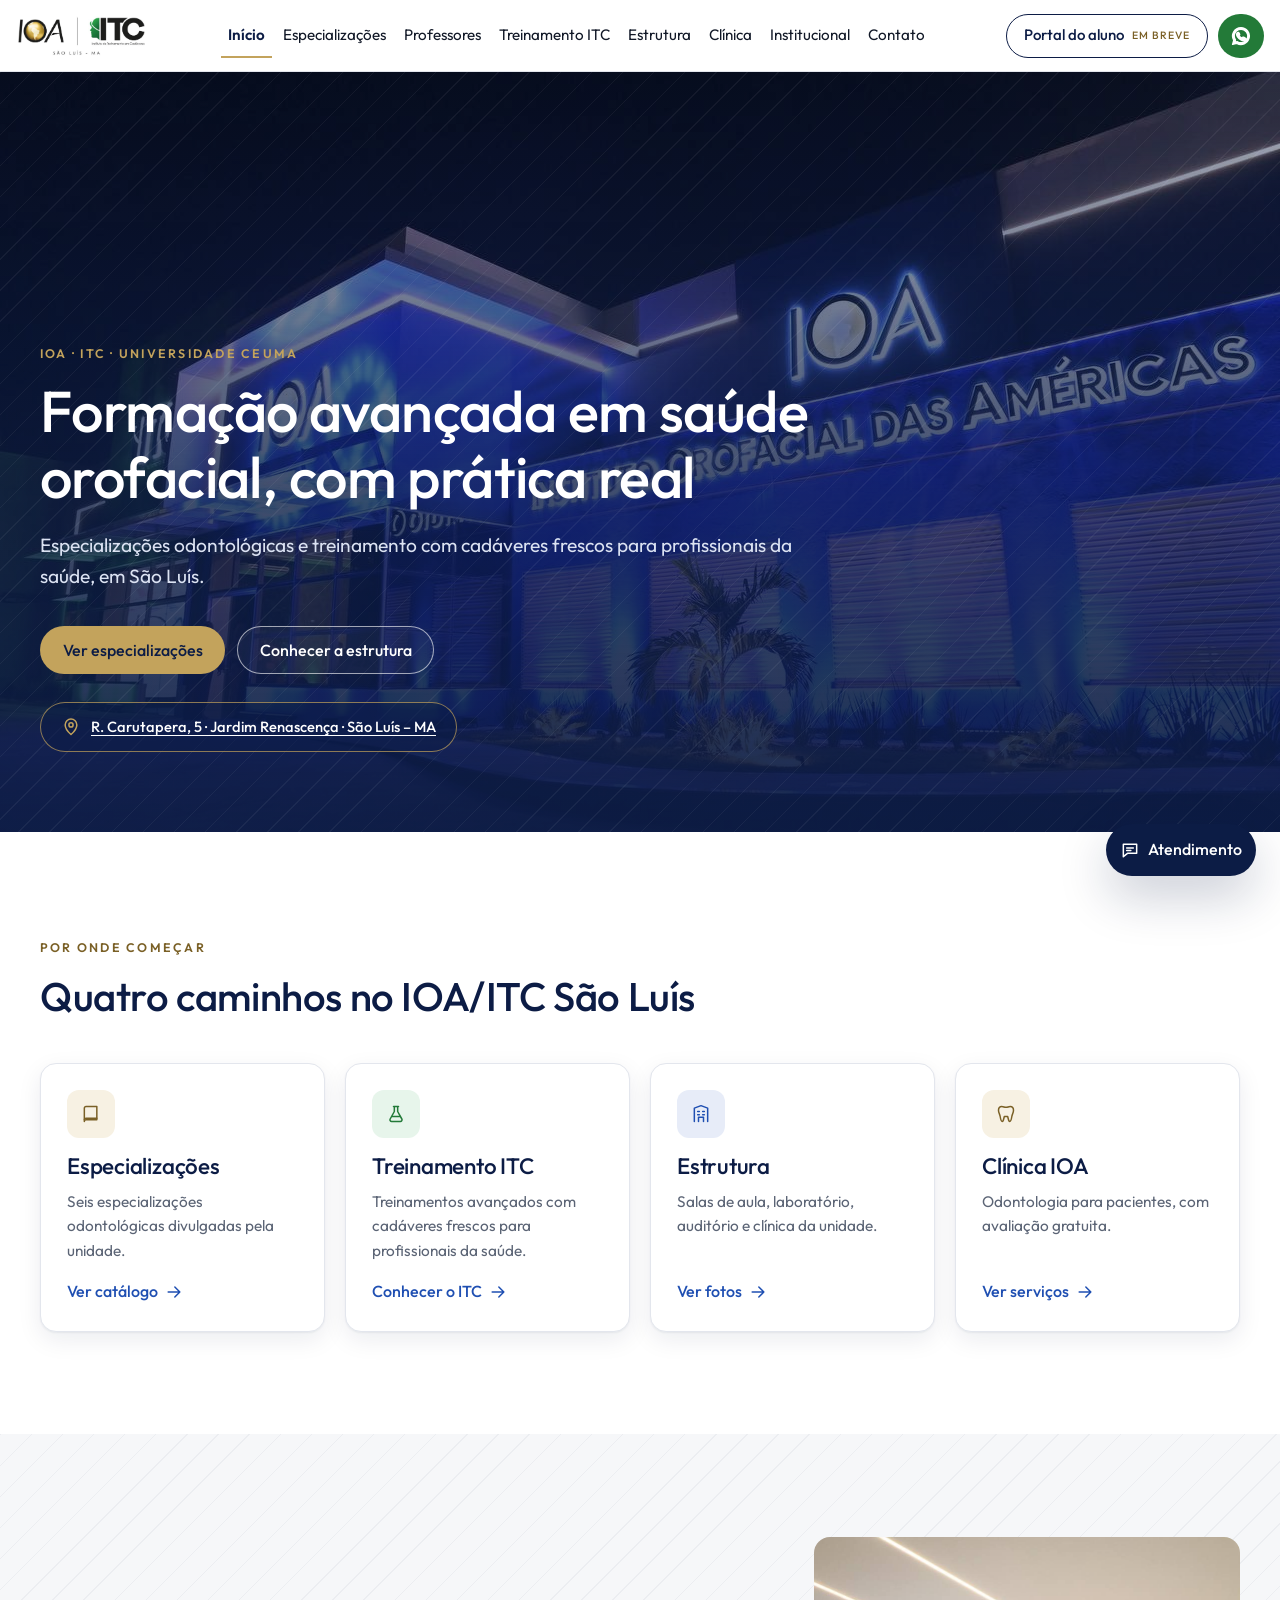
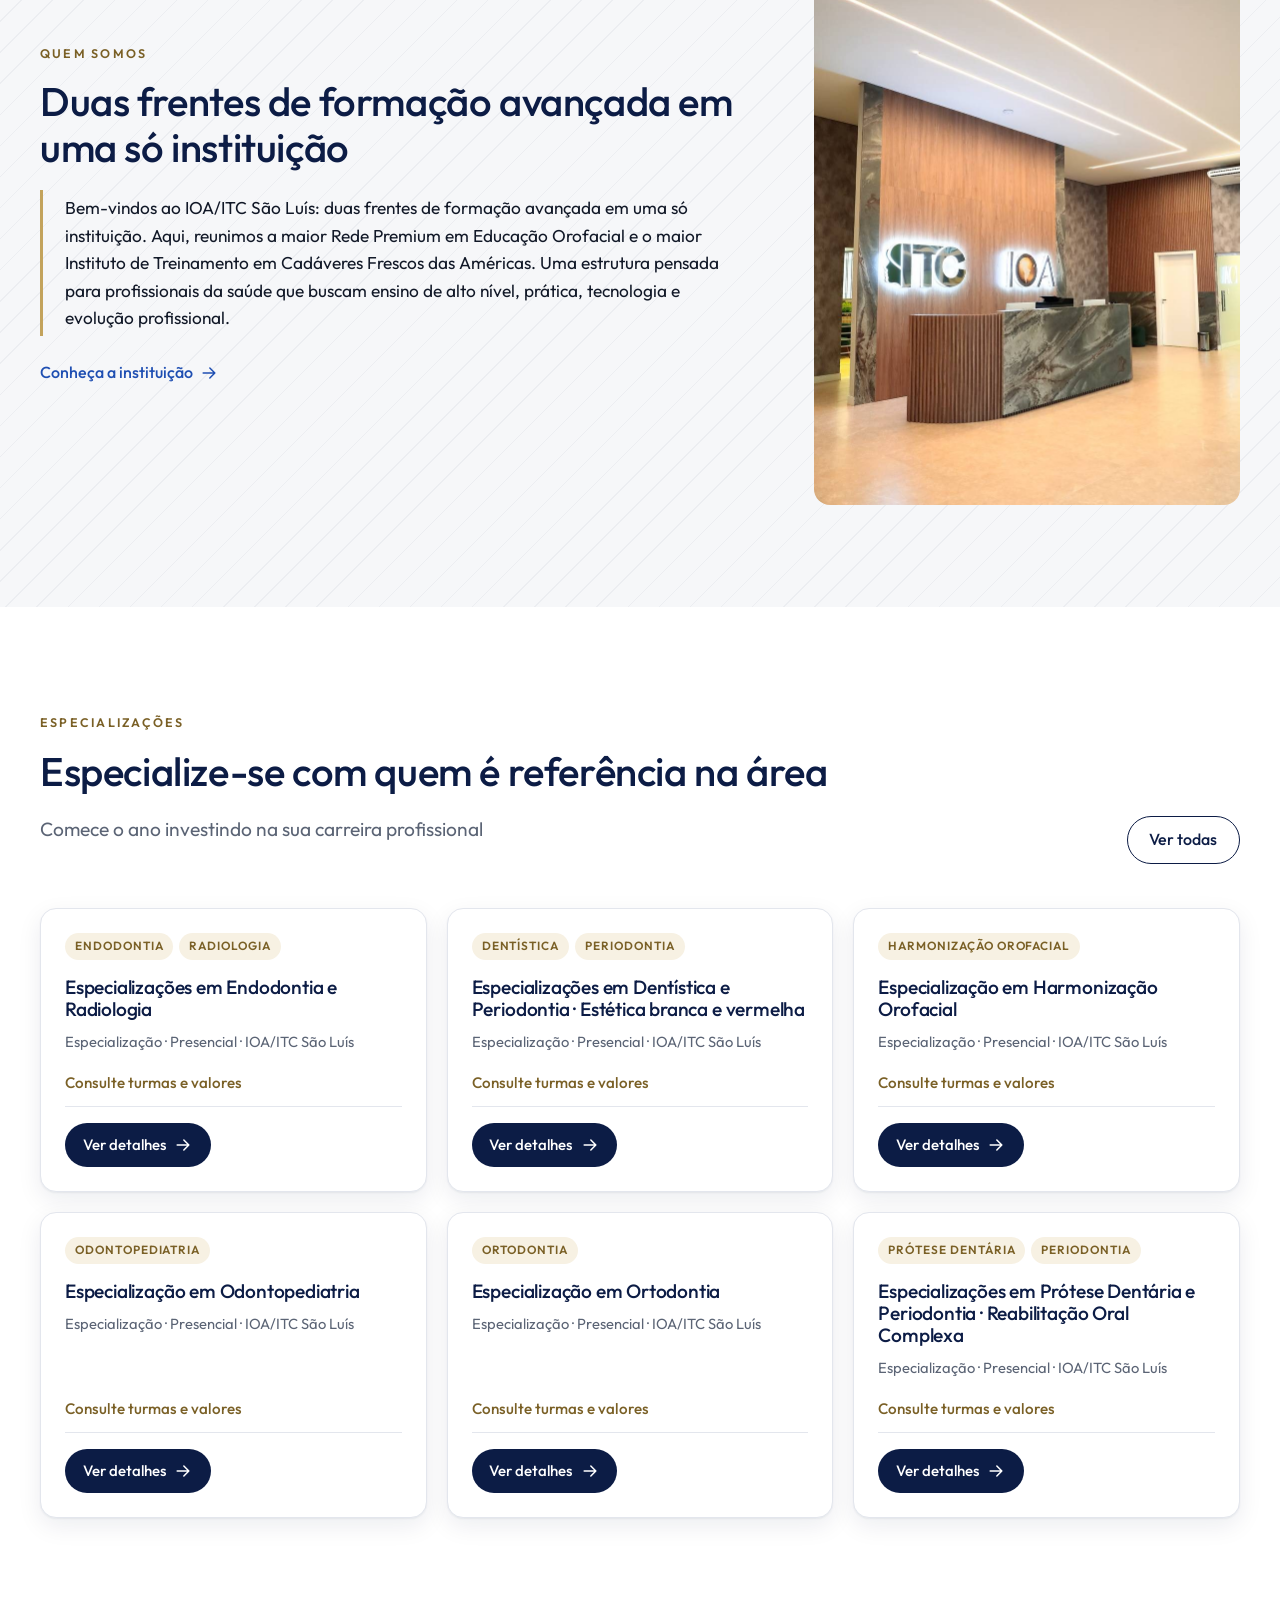
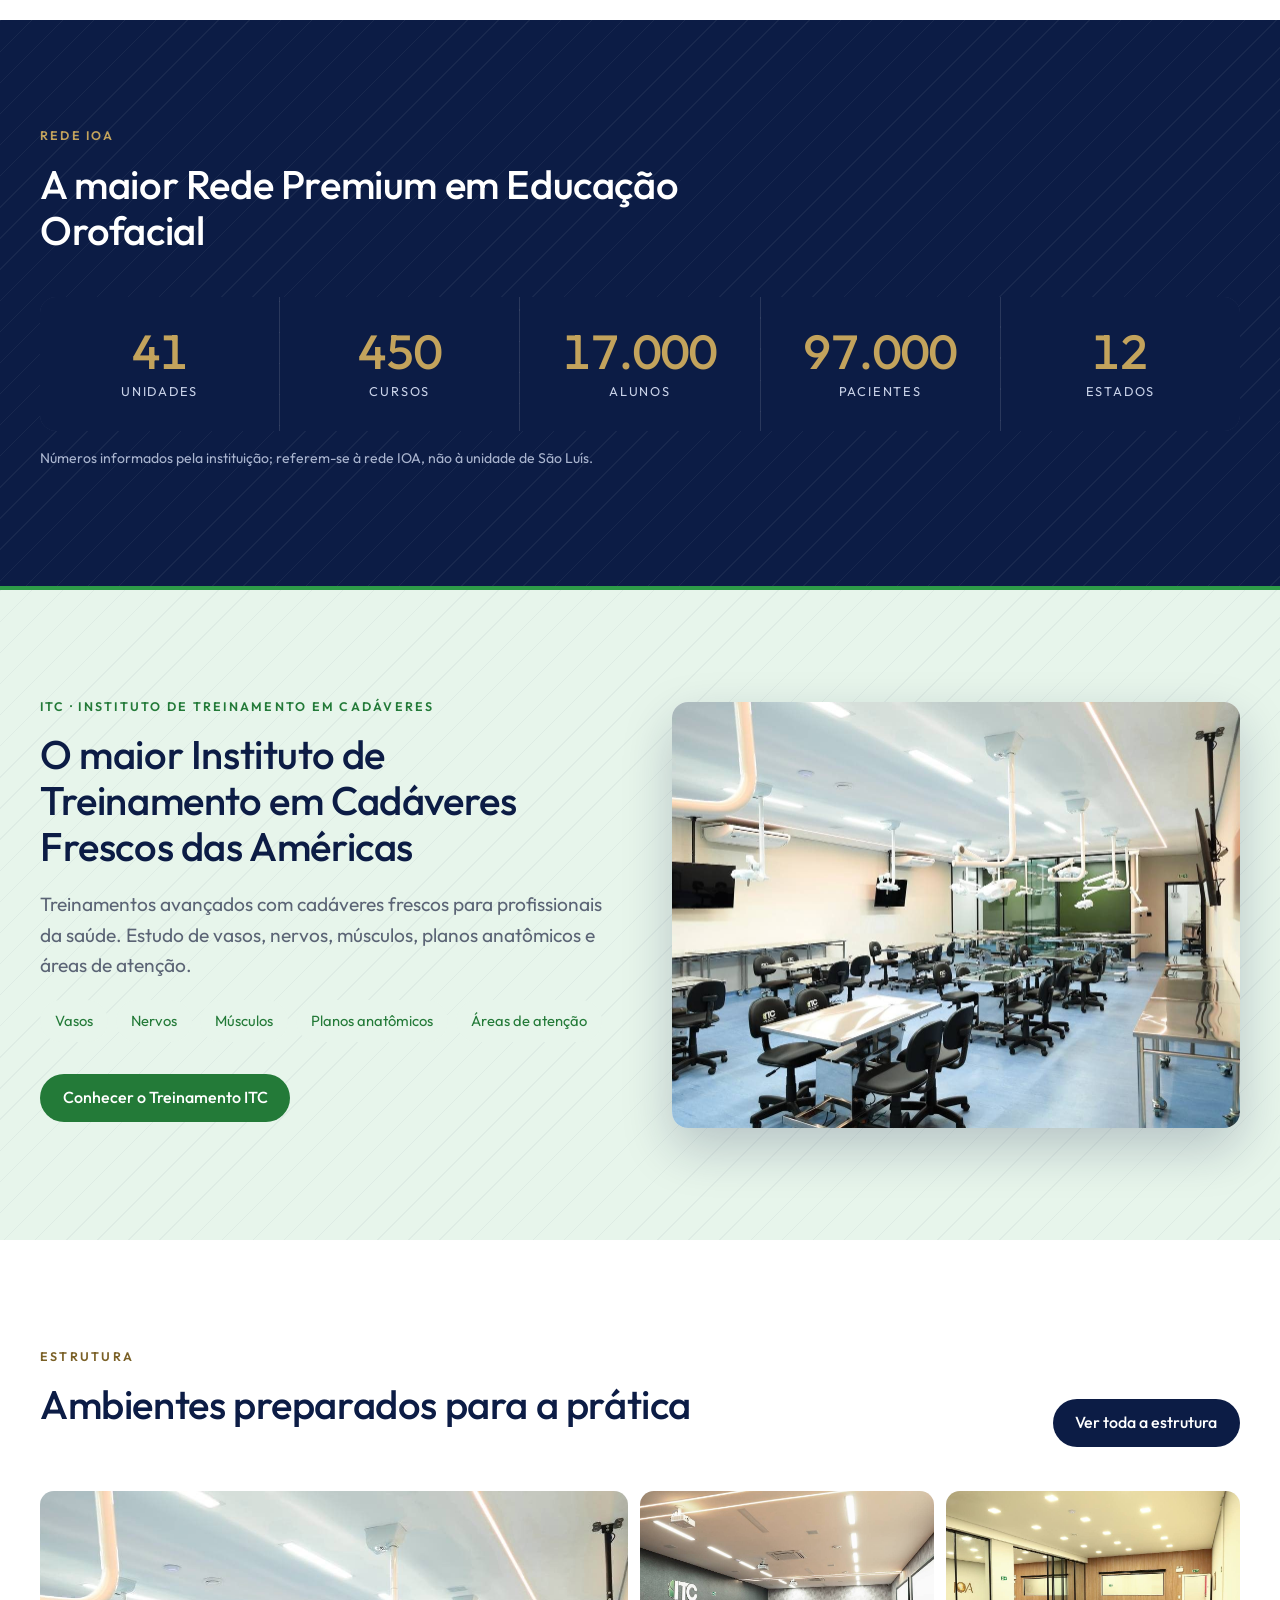
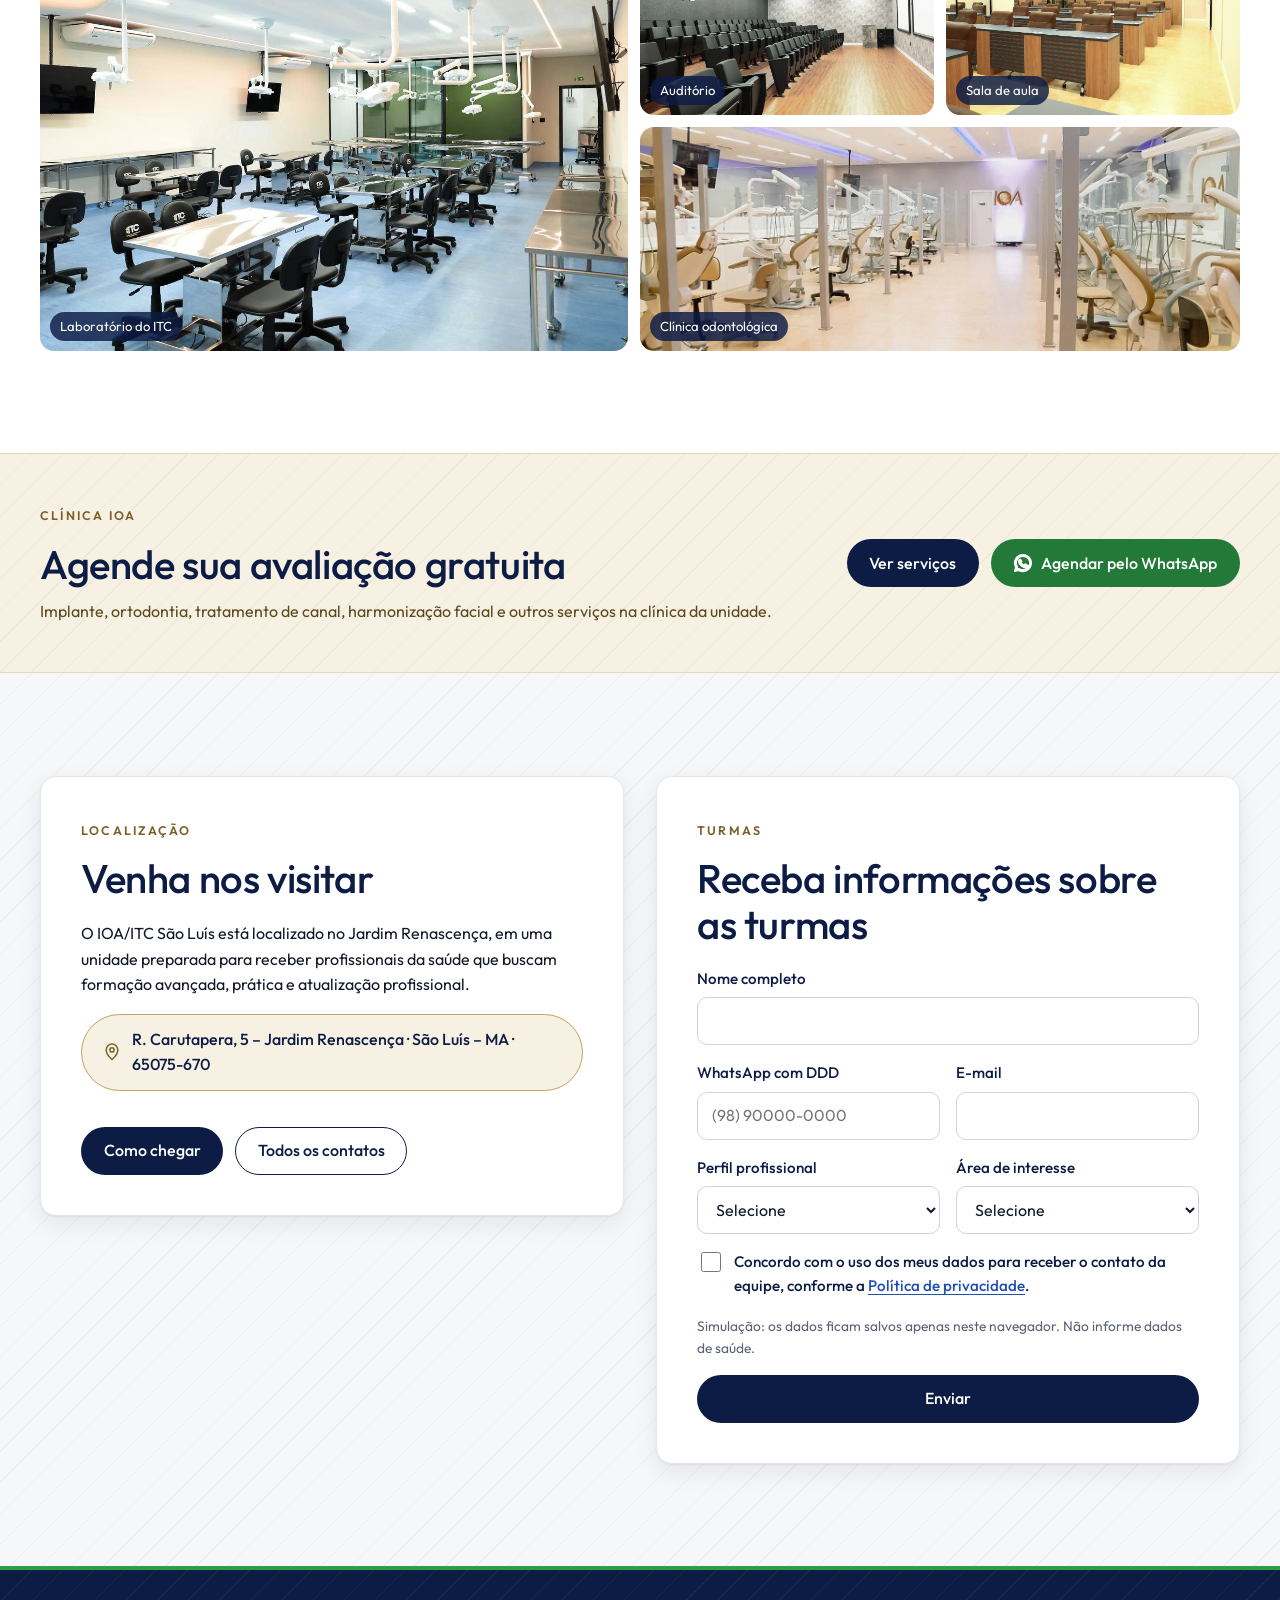
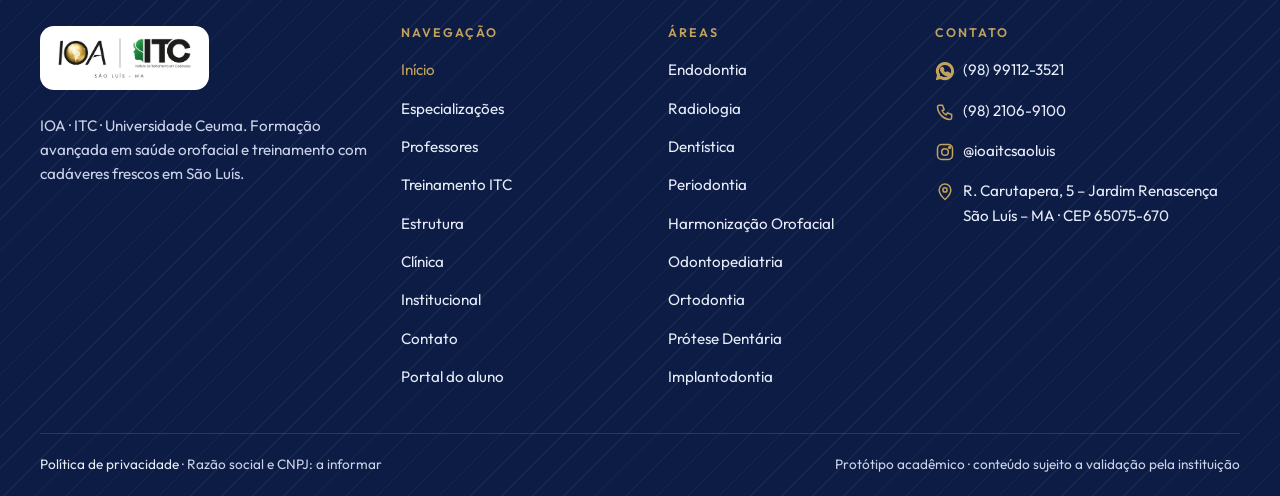
<file: ioa-itc-site/index.html>
<!doctype html>
<html lang="pt-BR">
<head>
  <meta charset="utf-8">
  <meta name="viewport" content="width=device-width, initial-scale=1, viewport-fit=cover">
  <script>(function(d){d.classList.add('js');if(!matchMedia('(prefers-reduced-motion: reduce)').matches&&(!('onpagereveal' in window)||location.protocol==='file:'))d.classList.add('vt-fallback');setTimeout(function(){if(!d.classList.contains('motion'))d.classList.remove('js','vt-fallback')},3000)})(document.documentElement)</script>
  <title>IOA/ITC São Luís · Especializações odontológicas e Treinamento em Cadáveres</title>
  <meta name="description" content="IOA/ITC São Luís: especialização em ortodontia, harmonização orofacial e outras áreas em São Luís, treinamento com cadáveres frescos e clínica odontológica no Jardim Renascença.">
  <meta property="og:title" content="IOA/ITC São Luís">
  <meta property="og:description" content="Formação avançada em saúde orofacial, com prática real.">
  <meta property="og:image" content="assets/img/fachada-noturna.jpg">
  <meta property="og:type" content="website">
  <meta property="og:locale" content="pt_BR">
  <link rel="icon" href="assets/img/logo.png">
  <link rel="preconnect" href="https://fonts.googleapis.com">
  <link rel="preconnect" href="https://fonts.gstatic.com" crossorigin>
  <link rel="stylesheet" href="https://fonts.googleapis.com/css2?family=Outfit:wght@300;400;500;600;700&display=swap">
  <link rel="stylesheet" href="css/tokens.css">
  <link rel="stylesheet" href="css/base.css">
  <link rel="stylesheet" href="css/components.css">
  <link rel="stylesheet" href="css/pages.css">
  <link rel="stylesheet" href="css/motion.css">
</head>
<body data-page="index">
  <div id="site-header"></div>

  <main id="main">
    <section class="hero">
      <img class="hero__bg" src="assets/img/fachada-noturna.jpg" alt="" width="1280" height="851" fetchpriority="high">
      <div class="hero__in">
        <span class="kicker anim-up">IOA · ITC · Universidade Ceuma</span>
        <h1 class="anim-up">Formação avançada em saúde orofacial, com prática real</h1>
        <p class="lead anim-up">Especializações odontológicas e treinamento com cadáveres frescos para profissionais da saúde, em São Luís.</p>
        <div class="btns anim-up">
          <a class="btn btn--gold" href="especializacoes.html">Ver especializações</a>
          <a class="btn btn--ghost-lt" href="estrutura.html">Conhecer a estrutura</a>
        </div>
        <p class="anim-up"><a class="pill-gold" href="#localizacao" data-icon="pin">R. Carutapera, 5 · Jardim Renascença · São Luís – MA</a></p>
      </div>
    </section>

    <section class="section" aria-labelledby="caminhos-t">
      <div class="container">
        <div class="sec-head">
          <span class="kicker">Por onde começar</span>
          <h2 id="caminhos-t">Quatro caminhos no IOA/ITC São Luís</h2>
        </div>
        <div class="grid grid--4">
          <a class="card path-card reveal" href="especializacoes.html"><span class="path-card__ico" data-icon="book"></span>
            <h3>Especializações</h3><p>Seis especializações odontológicas divulgadas pela unidade.</p><span class="link-arrow" data-icon-after="arrow">Ver catálogo</span></a>
          <a class="card path-card path-card--green reveal" href="treinamento-itc.html"><span class="path-card__ico" data-icon="flask"></span>
            <h3>Treinamento ITC</h3><p>Treinamentos avançados com cadáveres frescos para profissionais da saúde.</p><span class="link-arrow" data-icon-after="arrow">Conhecer o ITC</span></a>
          <a class="card path-card path-card--navy reveal" href="estrutura.html"><span class="path-card__ico" data-icon="building"></span>
            <h3>Estrutura</h3><p>Salas de aula, laboratório, auditório e clínica da unidade.</p><span class="link-arrow" data-icon-after="arrow">Ver fotos</span></a>
          <a class="card path-card reveal" href="clinica.html"><span class="path-card__ico" data-icon="tooth"></span>
            <h3>Clínica IOA</h3><p>Odontologia para pacientes, com avaliação gratuita.</p><span class="link-arrow" data-icon-after="arrow">Ver serviços</span></a>
        </div>
      </div>
    </section>

    <section class="section section--paper" aria-labelledby="quem-t">
      <div class="container split split--narrow-media">
        <div class="reveal">
          <span class="kicker">Quem somos</span>
          <h2 id="quem-t">Duas frentes de formação avançada em uma só instituição</h2>
          <blockquote class="quote" data-text="quemSomos"></blockquote>
          <p style="margin-top:24px"><a class="link-arrow" href="institucional.html" data-icon-after="arrow">Conheça a instituição</a></p>
        </div>
        <div class="media split__media split__media--tall reveal">
          <img src="assets/img/recepcao.jpg" alt="Recepção da unidade com os logotipos do ITC e do IOA na parede" width="853" height="1280" loading="lazy">
        </div>
      </div>
    </section>

    <section class="section" aria-labelledby="esp-t">
      <div class="container">
        <div class="sec-head sec-head--row">
          <div>
            <span class="kicker">Especializações</span>
            <h2 id="esp-t">Especialize-se com quem é referência na área</h2>
            <p class="lead" data-text="chamada1"></p>
          </div>
          <a class="btn btn--ghost" href="especializacoes.html">Ver todas</a>
        </div>
        <div class="grid grid--3" data-featured></div>
      </div>
    </section>

    <section class="section section--navy" aria-labelledby="rede-t">
      <div class="container">
        <div class="sec-head">
          <span class="kicker">Rede IOA</span>
          <h2 id="rede-t">A maior Rede Premium em Educação Orofacial</h2>
        </div>
        <div class="stats" data-stats></div>
        <p class="stats-note">Números informados pela instituição; referem-se à rede IOA, não à unidade de São Luís.</p>
      </div>
    </section>

    <section class="section itc-block" aria-labelledby="itc-t">
      <div class="container split">
        <div class="reveal">
          <span class="kicker">ITC · Instituto de Treinamento em Cadáveres</span>
          <h2 id="itc-t">O maior Instituto de Treinamento em Cadáveres Frescos das Américas</h2>
          <p class="lead" data-text="itc"></p>
          <ul class="chips" aria-label="O que se estuda">
            <li class="chip chip--green">Vasos</li><li class="chip chip--green">Nervos</li><li class="chip chip--green">Músculos</li>
            <li class="chip chip--green">Planos anatômicos</li><li class="chip chip--green">Áreas de atenção</li>
          </ul>
          <p style="margin-top:24px"><a class="btn btn--green" href="treinamento-itc.html">Conhecer o Treinamento ITC</a></p>
        </div>
        <div class="media split__media reveal">
          <img src="assets/img/laboratorio-itc.jpg" alt="Laboratório do ITC com macas de inox e focos de luz cirúrgicos" width="1280" height="853" loading="lazy">
        </div>
      </div>
    </section>

    <section class="section" aria-labelledby="est-t">
      <div class="container">
        <div class="sec-head sec-head--row">
          <div><span class="kicker">Estrutura</span><h2 id="est-t">Ambientes preparados para a prática</h2></div>
          <a class="btn btn--navy" href="estrutura.html">Ver toda a estrutura</a>
        </div>
        <div class="mosaic reveal">
          <a href="estrutura.html?cat=laboratorio"><img src="assets/img/laboratorio-itc.jpg" alt="Laboratório do ITC" width="1280" height="853" loading="lazy"><span>Laboratório do ITC</span></a>
          <a href="estrutura.html?cat=auditorio"><img src="assets/img/auditorio-itc.jpg" alt="Auditório com o logotipo do ITC" width="1280" height="853" loading="lazy"><span>Auditório</span></a>
          <a href="estrutura.html?cat=salas"><img src="assets/img/sala-aula-ioa-1.jpg" alt="Sala de aula com bancadas e o logotipo do IOA" width="1280" height="853" loading="lazy"><span>Sala de aula</span></a>
          <a href="estrutura.html?cat=clinica"><img src="assets/img/clinica-odonto-1.jpg" alt="Clínica odontológica com cadeiras alinhadas" width="1280" height="853" loading="lazy"><span>Clínica odontológica</span></a>
        </div>
      </div>
    </section>

    <section class="gold-band" aria-labelledby="cli-t">
      <div class="container gold-band__in">
        <div>
          <span class="kicker">Clínica IOA</span>
          <h2 id="cli-t">Agende sua avaliação gratuita</h2>
          <p>Implante, ortodontia, tratamento de canal, harmonização facial e outros serviços na clínica da unidade.</p>
        </div>
        <div class="btns">
          <a class="btn btn--navy" href="clinica.html">Ver serviços</a>
          <a class="btn btn--green" href="https://wa.me/5598991123521" target="_blank" rel="noopener" data-wa="Olá! Gostaria de agendar uma avaliação gratuita na Clínica IOA." data-icon="wa">Agendar pelo WhatsApp</a>
        </div>
      </div>
    </section>

    <section class="section section--paper" id="localizacao" aria-labelledby="loc-t">
      <div class="container loc">
        <div class="card loc__card reveal">
          <span class="kicker">Localização</span>
          <h2 id="loc-t">Venha nos visitar</h2>
          <p data-text="localizacao"></p>
          <p class="pill-gold" data-icon="pin">R. Carutapera, 5 – Jardim Renascença · São Luís – MA · 65075-670</p>
          <div class="btns">
            <a class="btn btn--navy" href="https://www.google.com/maps/search/?api=1&amp;query=R.%20Carutapera%2C%205%2C%20Jardim%20Renascen%C3%A7a%2C%20S%C3%A3o%20Lu%C3%ADs%20-%20MA%2C%2065075-670" target="_blank" rel="noopener">Como chegar</a>
            <a class="btn btn--ghost" href="contato.html">Todos os contatos</a>
          </div>
        </div>
        <div class="card form-card reveal">
          <span class="kicker">Turmas</span>
          <h2>Receba informações sobre as turmas</h2>
          <div data-form="interesse"></div>
        </div>
      </div>
    </section>
  </main>

  <div id="site-footer"></div>
  <script src="js/config.js" defer></script>
  <script src="js/data.js" defer></script>
  <script src="js/ui.js" defer></script>
  <script src="js/motion.js" defer></script>
  <script src="js/layout.js" defer></script>
  <script src="js/chatbot.js" defer></script>
  <script src="js/forms.js" defer></script>
  <script src="js/catalog.js" defer></script>
  <script src="js/home.js" defer></script>
</body>
</html>
</file>
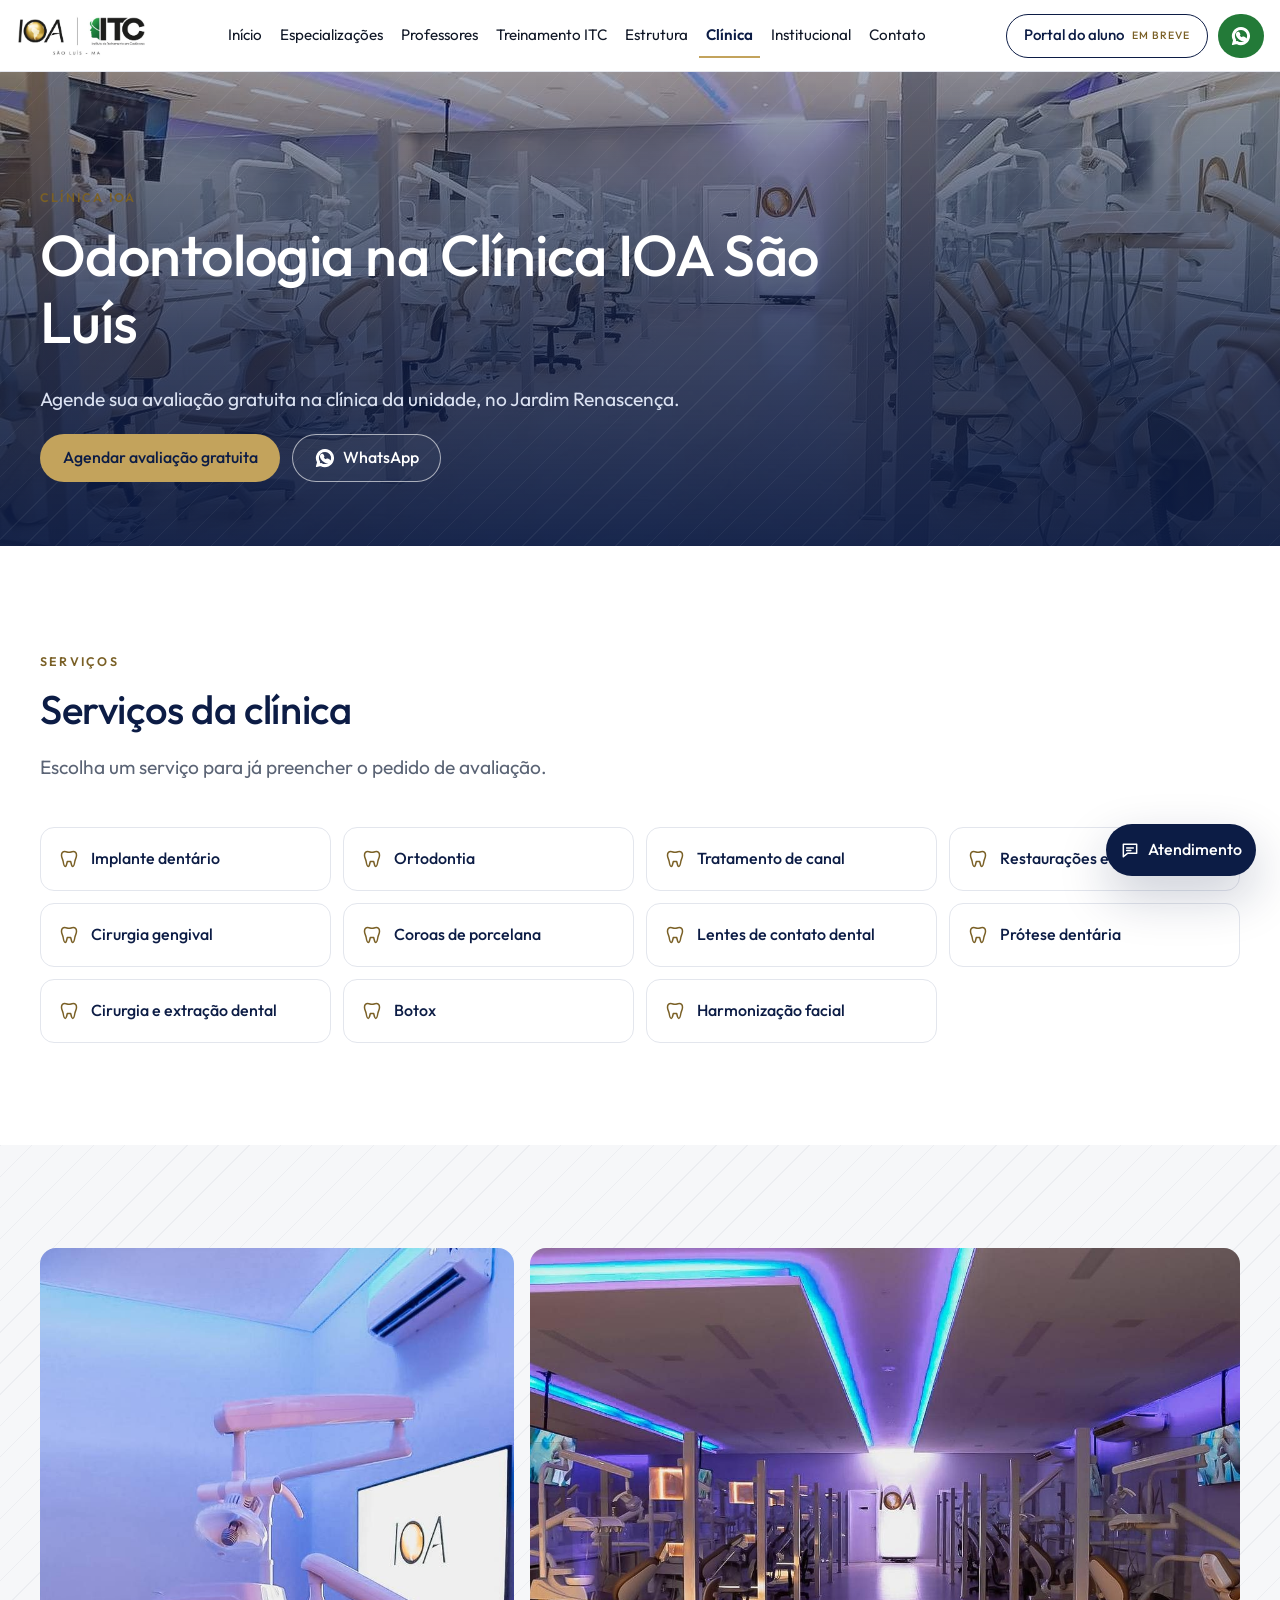
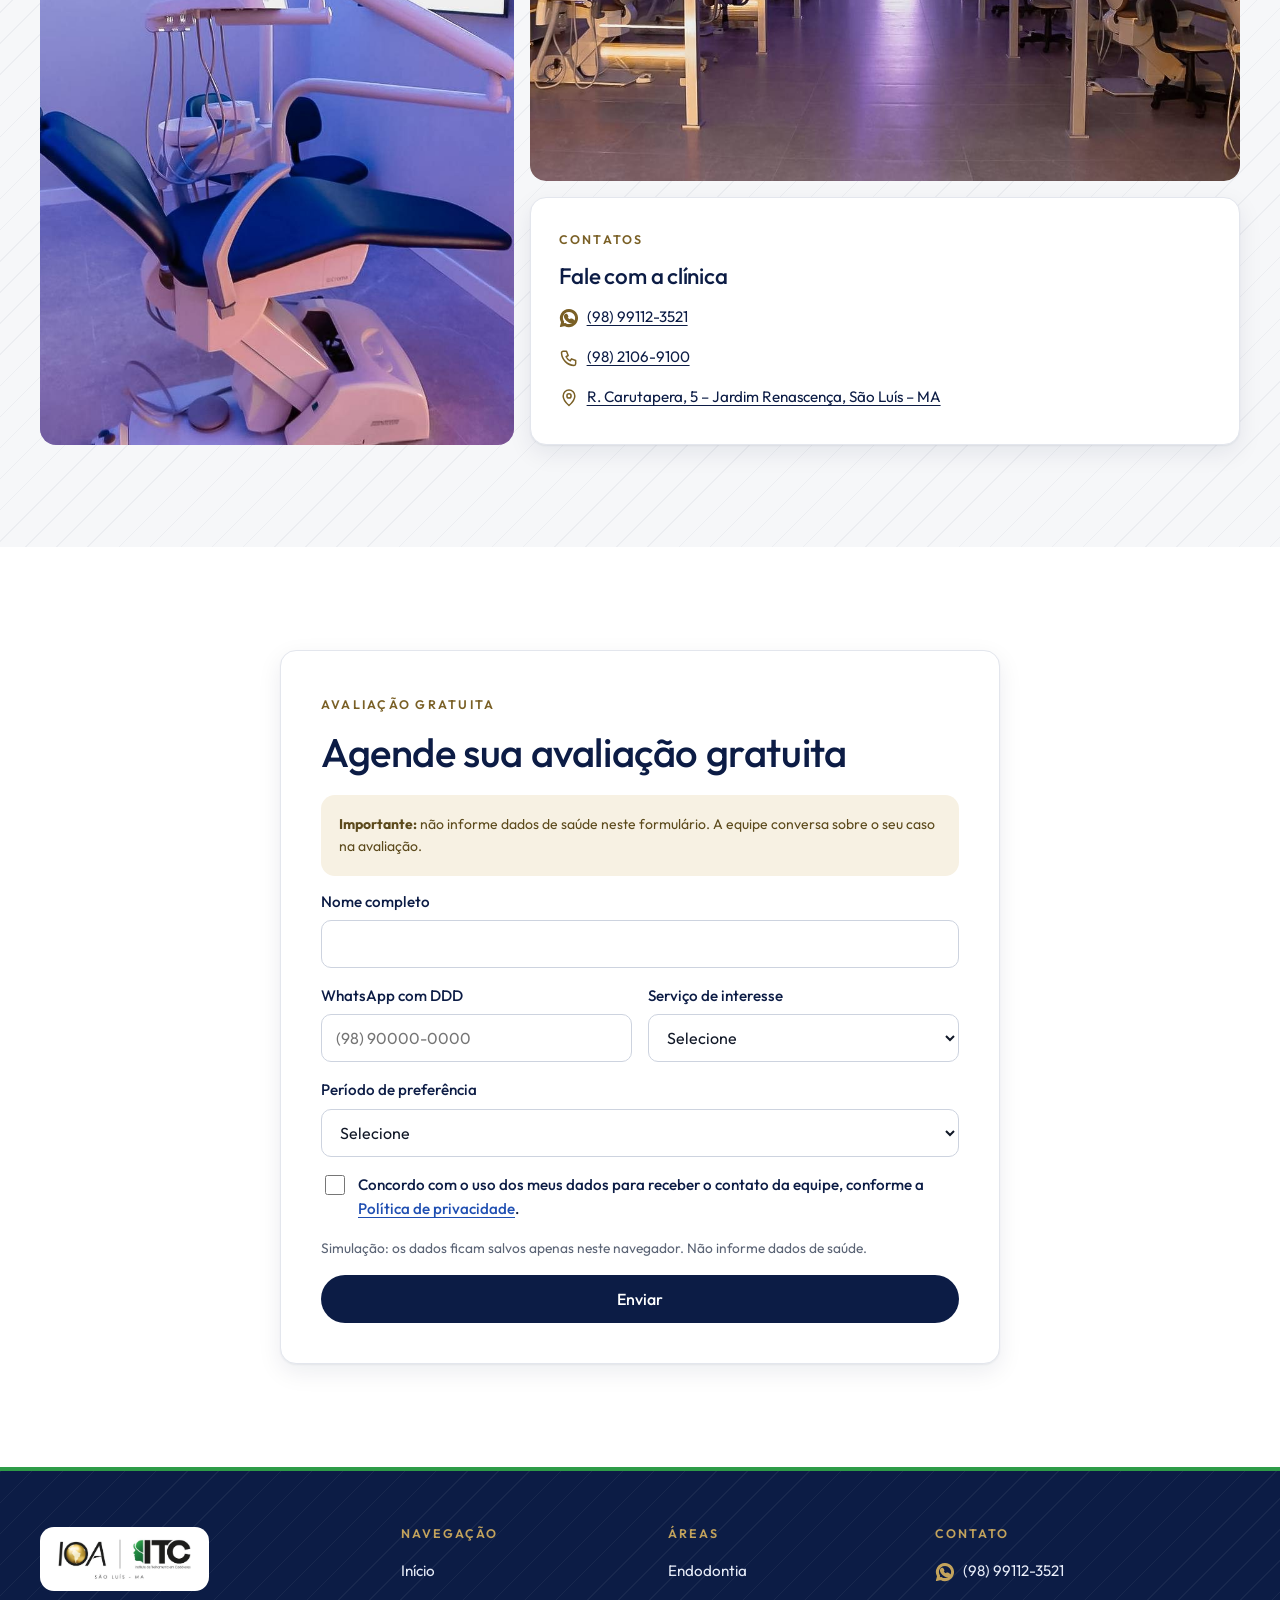
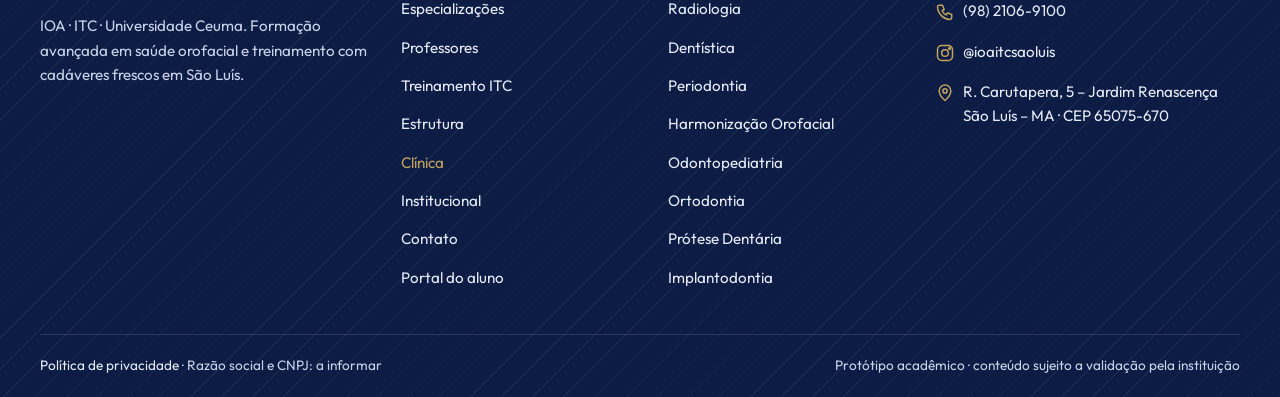
<file: ioa-itc-site/clinica.html>
<!doctype html>
<html lang="pt-BR">
<head>
  <meta charset="utf-8">
  <meta name="viewport" content="width=device-width, initial-scale=1, viewport-fit=cover">
  <script>(function(d){d.classList.add('js');if(!matchMedia('(prefers-reduced-motion: reduce)').matches&&(!('onpagereveal' in window)||location.protocol==='file:'))d.classList.add('vt-fallback');setTimeout(function(){if(!d.classList.contains('motion'))d.classList.remove('js','vt-fallback')},3000)})(document.documentElement)</script>
  <title>Clínica odontológica no Jardim Renascença · Clínica IOA São Luís</title>
  <meta name="description" content="Clínica IOA em São Luís, no Jardim Renascença: implante, ortodontia, tratamento de canal, lentes de contato dental, harmonização facial e mais. Agende sua avaliação gratuita.">
  <meta property="og:title" content="Clínica IOA · São Luís">
  <meta property="og:image" content="assets/img/fachada-noturna.jpg">
  <link rel="icon" href="assets/img/logo.png">
  <link rel="preconnect" href="https://fonts.googleapis.com">
  <link rel="preconnect" href="https://fonts.gstatic.com" crossorigin>
  <link rel="stylesheet" href="https://fonts.googleapis.com/css2?family=Outfit:wght@300;400;500;600;700&display=swap">
  <link rel="stylesheet" href="css/tokens.css">
  <link rel="stylesheet" href="css/base.css">
  <link rel="stylesheet" href="css/components.css">
  <link rel="stylesheet" href="css/pages.css">
  <link rel="stylesheet" href="css/motion.css">
</head>
<body data-page="clinica">
  <div id="site-header"></div>
  <main id="main">
    <section class="phero">
      <img class="phero__bg" src="assets/img/clinica-odonto-1.jpg" alt="" width="1280" height="853" fetchpriority="high">
      <div class="container phero__in">
        <span class="kicker">Clínica IOA</span>
        <h1>Odontologia na Clínica IOA São Luís</h1>
        <p class="lead">Agende sua avaliação gratuita na clínica da unidade, no Jardim Renascença.</p>
        <div class="btns">
          <a class="btn btn--gold" href="#agendar">Agendar avaliação gratuita</a>
          <a class="btn btn--ghost-lt" href="https://wa.me/5598991123521" data-wa="Olá! Gostaria de agendar uma avaliação gratuita na Clínica IOA." data-icon="wa">WhatsApp</a>
        </div>
      </div>
    </section>

    <section class="section" aria-labelledby="svc-t">
      <div class="container">
        <div class="sec-head">
          <span class="kicker">Serviços</span>
          <h2 id="svc-t">Serviços da clínica</h2>
          <p class="lead">Escolha um serviço para já preencher o pedido de avaliação.</p>
        </div>
        <ul class="svc-grid" data-servicos></ul>
      </div>
    </section>

    <section class="section section--paper" aria-label="Fotos da clínica">
      <div class="container clinic-photos">
        <div class="media clinic-photos__tall reveal"><img src="assets/img/cadeira-odonto.jpg" alt="Cadeira odontológica com tela exibindo a marca IOA" width="853" height="1280" loading="lazy"></div>
        <div class="media reveal"><img src="assets/img/clinica-odonto-2.jpg" alt="Clínica odontológica com iluminação em tons de azul e roxo" width="1280" height="852" loading="lazy"></div>
        <div class="card clinic-photos__txt reveal">
          <span class="kicker">Contatos</span>
          <h2 class="h3">Fale com a clínica</h2>
          <ul class="foot-list foot-list--ico contact-list">
            <li><a href="https://wa.me/5598991123521" data-wa="Olá! Tenho uma dúvida sobre a Clínica IOA." data-icon="wa">(98) 99112-3521</a></li>
            <li><a href="tel:+559821069100" data-icon="phone">(98) 2106-9100</a></li>
            <li><a href="https://www.google.com/maps/search/?api=1&amp;query=R.%20Carutapera%2C%205%2C%20Jardim%20Renascen%C3%A7a%2C%20S%C3%A3o%20Lu%C3%ADs%20-%20MA%2C%2065075-670" target="_blank" rel="noopener" data-icon="pin">R. Carutapera, 5 – Jardim Renascença, São Luís – MA</a></li>
          </ul>
        </div>
      </div>
    </section>

    <section class="section" id="agendar" aria-labelledby="ag-t">
      <div class="container" style="max-width:720px">
        <div class="card form-card">
          <span class="kicker">Avaliação gratuita</span>
          <h2 id="ag-t">Agende sua avaliação gratuita</h2>
          <p class="form__status form__status--warn small"><strong>Importante:</strong> não informe dados de saúde neste formulário. A equipe conversa sobre o seu caso na avaliação.</p>
          <div data-form="clinica"></div>
        </div>
      </div>
    </section>
  </main>
  <div id="site-footer"></div>
  <script src="js/config.js" defer></script>
  <script src="js/data.js" defer></script>
  <script src="js/ui.js" defer></script>
  <script src="js/motion.js" defer></script>
  <script src="js/layout.js" defer></script>
  <script src="js/forms.js" defer></script>
  <script src="js/pages.js" defer></script>
  <script src="js/chatbot.js" defer></script>
</body>
</html>
</file>
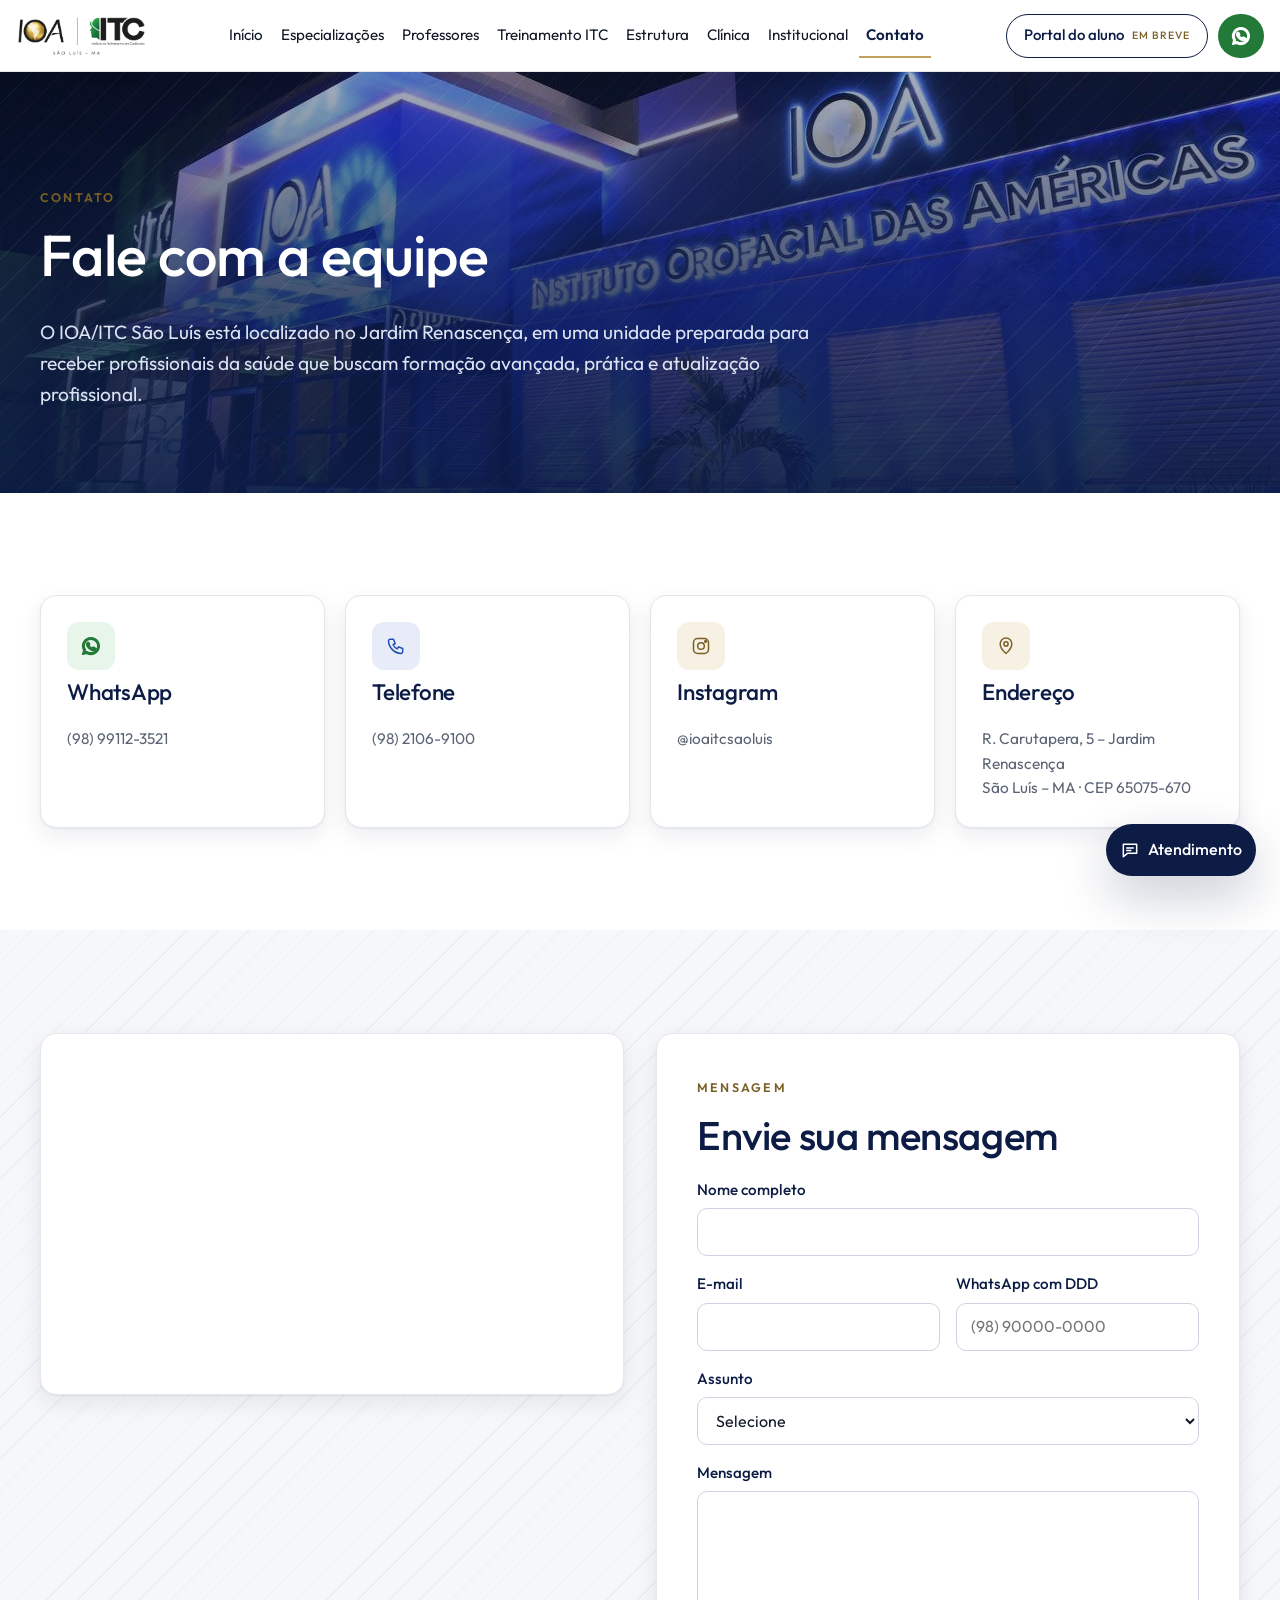
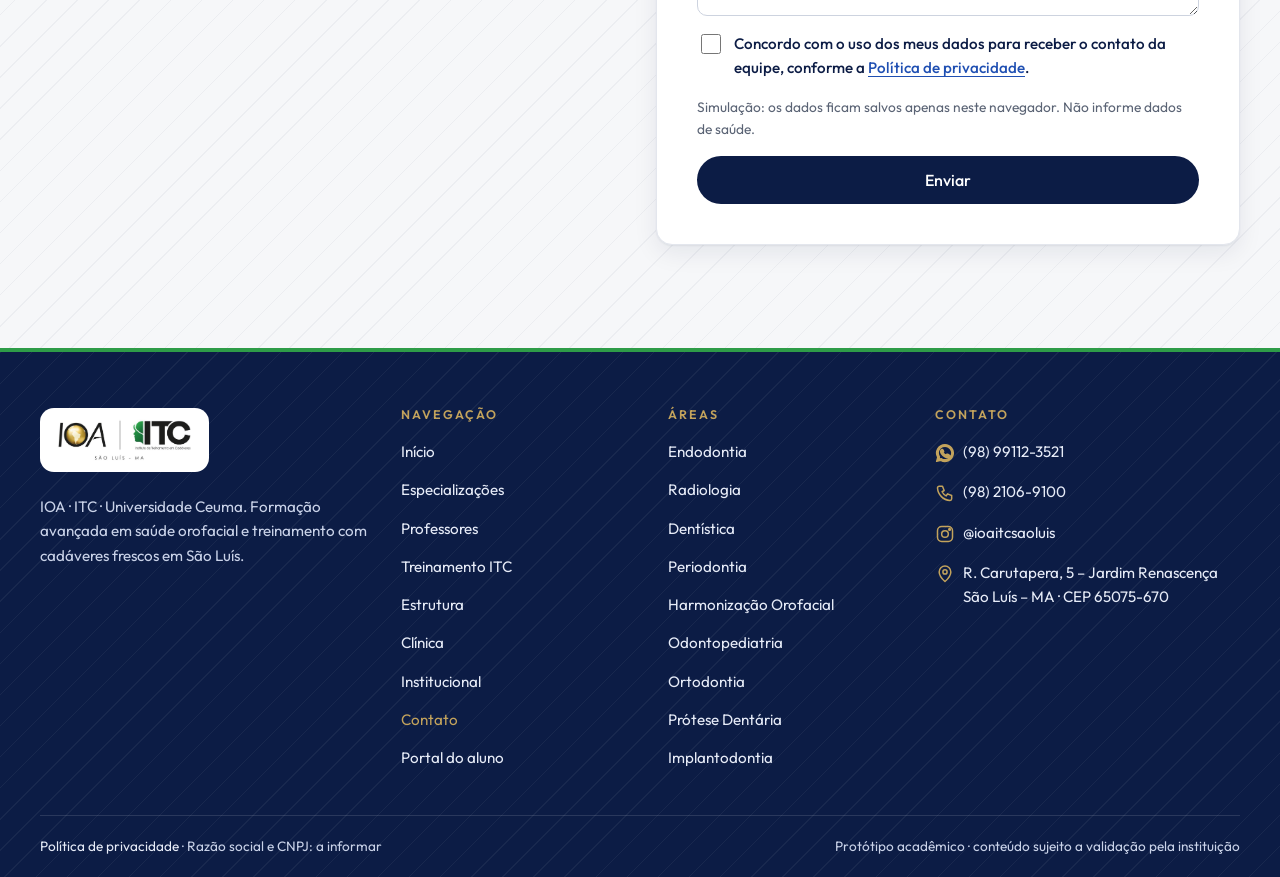
<file: ioa-itc-site/contato.html>
<!doctype html>
<html lang="pt-BR">
<head>
  <meta charset="utf-8">
  <meta name="viewport" content="width=device-width, initial-scale=1, viewport-fit=cover">
  <script>(function(d){d.classList.add('js');if(!matchMedia('(prefers-reduced-motion: reduce)').matches&&(!('onpagereveal' in window)||location.protocol==='file:'))d.classList.add('vt-fallback');setTimeout(function(){if(!d.classList.contains('motion'))d.classList.remove('js','vt-fallback')},3000)})(document.documentElement)</script>
  <title>Contato · IOA/ITC São Luís</title>
  <meta name="description" content="Fale com o IOA/ITC São Luís: WhatsApp (98) 99112-3521, telefone (98) 2106-9100, R. Carutapera, 5, Jardim Renascença, São Luís – MA.">
  <meta property="og:title" content="Contato · IOA/ITC São Luís">
  <meta property="og:image" content="assets/img/fachada-noturna.jpg">
  <link rel="icon" href="assets/img/logo.png">
  <link rel="preconnect" href="https://fonts.googleapis.com">
  <link rel="preconnect" href="https://fonts.gstatic.com" crossorigin>
  <link rel="stylesheet" href="https://fonts.googleapis.com/css2?family=Outfit:wght@300;400;500;600;700&display=swap">
  <link rel="stylesheet" href="css/tokens.css">
  <link rel="stylesheet" href="css/base.css">
  <link rel="stylesheet" href="css/components.css">
  <link rel="stylesheet" href="css/pages.css">
  <link rel="stylesheet" href="css/motion.css">
</head>
<body data-page="contato">
  <div id="site-header"></div>
  <main id="main">
    <section class="phero">
      <img class="phero__bg" src="assets/img/fachada-noturna.jpg" alt="" width="1280" height="851" fetchpriority="high">
      <div class="container phero__in">
        <span class="kicker">Contato</span>
        <h1>Fale com a equipe</h1>
        <p class="lead" data-text="localizacao"></p>
      </div>
    </section>

    <section class="section" aria-label="Canais de atendimento">
      <div class="container grid grid--4">
        <a class="card path-card path-card--green reveal" href="https://wa.me/5598991123521" data-wa><span class="path-card__ico" data-icon="wa"></span><h2 class="h3">WhatsApp</h2><p>(98) 99112-3521</p></a>
        <a class="card path-card path-card--navy reveal" href="tel:+559821069100"><span class="path-card__ico" data-icon="phone"></span><h2 class="h3">Telefone</h2><p>(98) 2106-9100</p></a>
        <a class="card path-card reveal" href="https://instagram.com/ioaitcsaoluis" target="_blank" rel="noopener"><span class="path-card__ico" data-icon="ig"></span><h2 class="h3">Instagram</h2><p>@ioaitcsaoluis</p></a>
        <a class="card path-card reveal" href="https://www.google.com/maps/search/?api=1&amp;query=R.%20Carutapera%2C%205%2C%20Jardim%20Renascen%C3%A7a%2C%20S%C3%A3o%20Lu%C3%ADs%20-%20MA%2C%2065075-670" target="_blank" rel="noopener"><span class="path-card__ico" data-icon="pin"></span><h2 class="h3">Endereço</h2><p>R. Carutapera, 5 – Jardim Renascença<br>São Luís – MA · CEP 65075-670</p></a>
      </div>
    </section>

    <section class="section section--paper" aria-labelledby="msg-t">
      <div class="container loc">
        <div class="card map reveal">
          <iframe title="Mapa: R. Carutapera, 5, Jardim Renascença, São Luís – MA" loading="lazy" referrerpolicy="no-referrer-when-downgrade"
            src="https://www.google.com/maps?q=R.%20Carutapera%2C%205%2C%20Jardim%20Renascen%C3%A7a%2C%20S%C3%A3o%20Lu%C3%ADs%20-%20MA%2C%2065075-670&amp;output=embed"></iframe>
        </div>
        <div class="card form-card reveal">
          <span class="kicker">Mensagem</span>
          <h2 id="msg-t">Envie sua mensagem</h2>
          <div data-form="contato"></div>
        </div>
      </div>
    </section>
  </main>
  <div id="site-footer"></div>
  <script src="js/config.js" defer></script>
  <script src="js/data.js" defer></script>
  <script src="js/ui.js" defer></script>
  <script src="js/motion.js" defer></script>
  <script src="js/layout.js" defer></script>
  <script src="js/forms.js" defer></script>
  <script src="js/chatbot.js" defer></script>
</body>
</html>
</file>
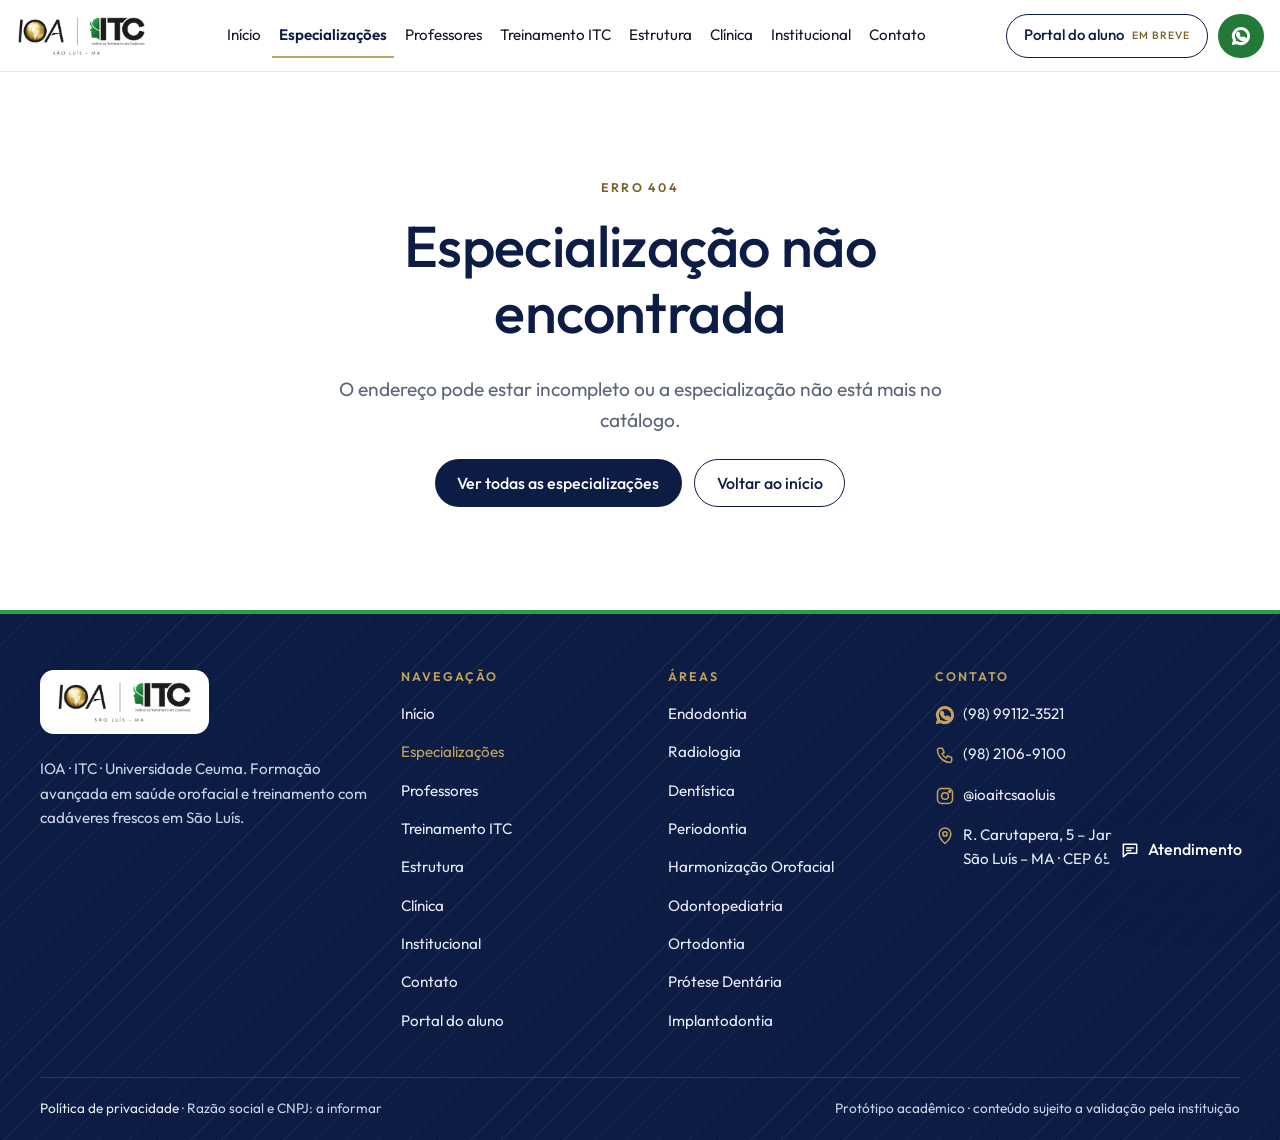
<file: ioa-itc-site/especializacao.html>
<!doctype html>
<html lang="pt-BR">
<head>
  <meta charset="utf-8">
  <meta name="viewport" content="width=device-width, initial-scale=1, viewport-fit=cover">
  <script>(function(d){d.classList.add('js');if(!matchMedia('(prefers-reduced-motion: reduce)').matches&&(!('onpagereveal' in window)||location.protocol==='file:'))d.classList.add('vt-fallback');setTimeout(function(){if(!d.classList.contains('motion'))d.classList.remove('js','vt-fallback')},3000)})(document.documentElement)</script>
  <title>Especialização · IOA/ITC São Luís</title>
  <meta name="description" content="Especialização odontológica no IOA/ITC São Luís. Consulte turmas e valores com a equipe.">
  <meta property="og:image" content="assets/img/fachada-noturna.jpg">
  <link rel="icon" href="assets/img/logo.png">
  <link rel="preconnect" href="https://fonts.googleapis.com">
  <link rel="preconnect" href="https://fonts.gstatic.com" crossorigin>
  <link rel="stylesheet" href="https://fonts.googleapis.com/css2?family=Outfit:wght@300;400;500;600;700&display=swap">
  <link rel="stylesheet" href="css/tokens.css">
  <link rel="stylesheet" href="css/base.css">
  <link rel="stylesheet" href="css/components.css">
  <link rel="stylesheet" href="css/pages.css">
  <link rel="stylesheet" href="css/motion.css">
</head>
<body data-page="especializacoes">
  <div id="site-header"></div>
  <main id="main" data-course></main>
  <div id="site-footer"></div>
  <script src="js/config.js" defer></script>
  <script src="js/data.js" defer></script>
  <script src="js/ui.js" defer></script>
  <script src="js/motion.js" defer></script>
  <script src="js/layout.js" defer></script>
  <script src="js/chatbot.js" defer></script>
  <script src="js/forms.js" defer></script>
  <script src="js/course.js" defer></script>
</body>
</html>
</file>
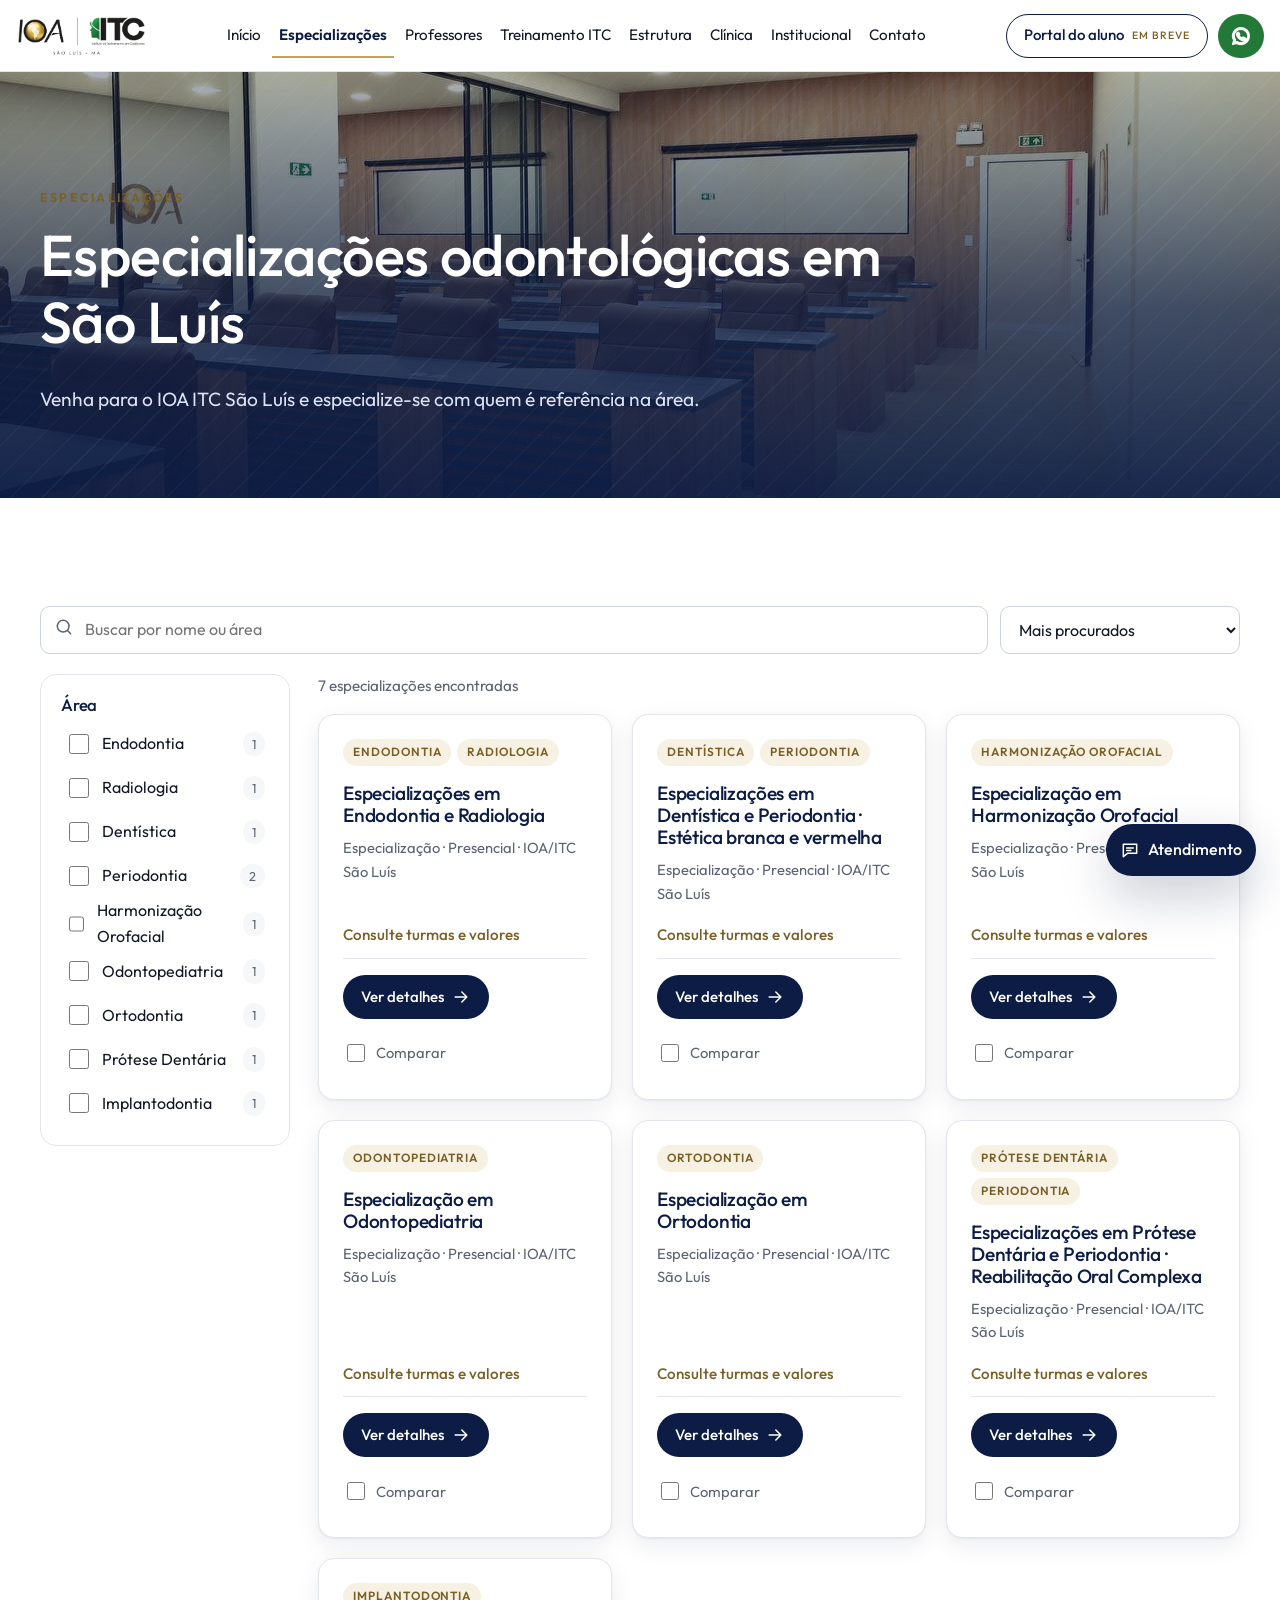
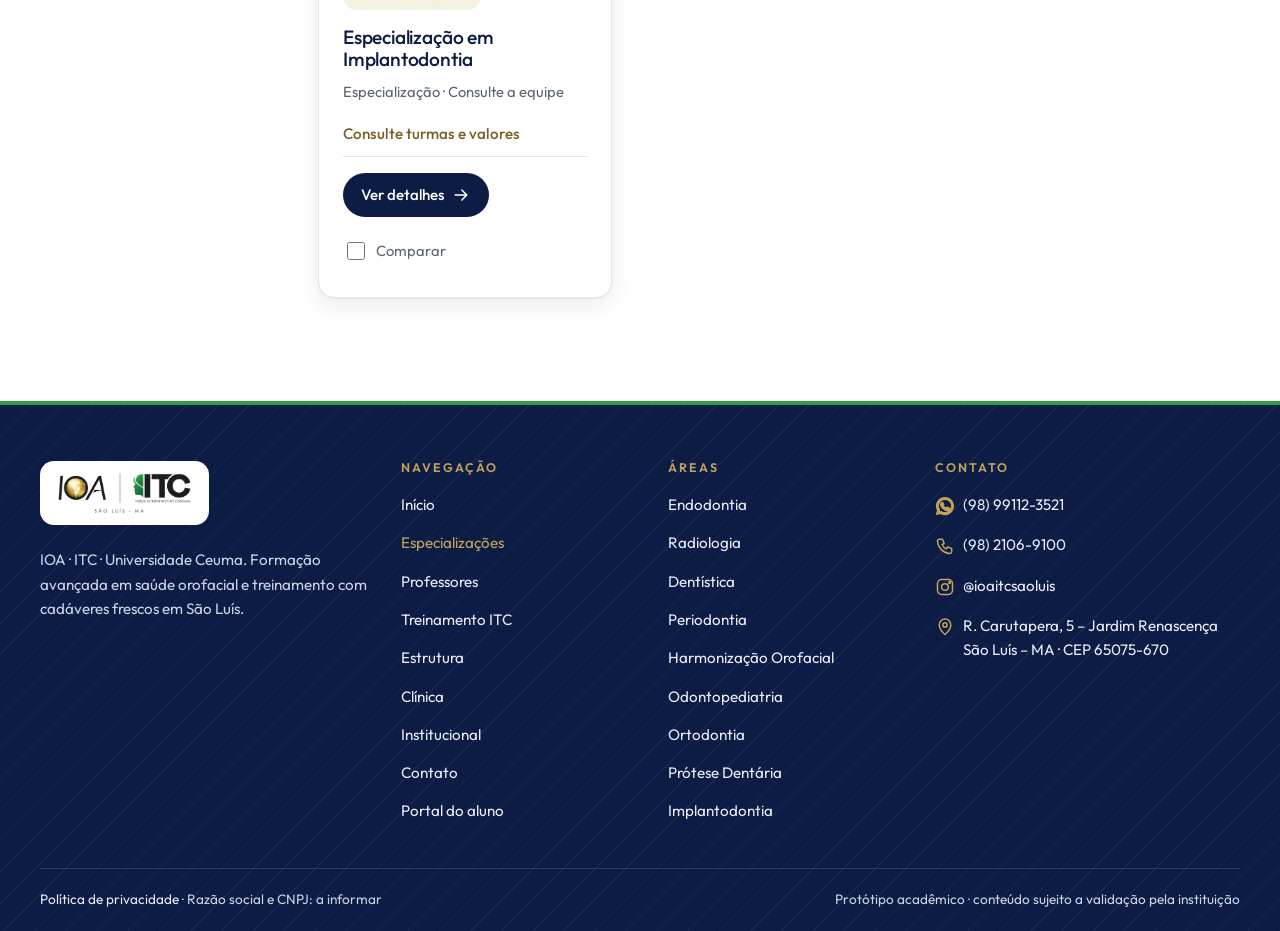
<file: ioa-itc-site/especializacoes.html>
<!doctype html>
<html lang="pt-BR">
<head>
  <meta charset="utf-8">
  <meta name="viewport" content="width=device-width, initial-scale=1, viewport-fit=cover">
  <script>(function(d){d.classList.add('js');if(!matchMedia('(prefers-reduced-motion: reduce)').matches&&(!('onpagereveal' in window)||location.protocol==='file:'))d.classList.add('vt-fallback');setTimeout(function(){if(!d.classList.contains('motion'))d.classList.remove('js','vt-fallback')},3000)})(document.documentElement)</script>
  <title>Especializações odontológicas em São Luís · IOA/ITC</title>
  <meta name="description" content="Especialização em ortodontia, harmonização orofacial, odontopediatria, endodontia, radiologia, dentística, periodontia e prótese dentária em São Luís. Consulte turmas e valores.">
  <meta property="og:title" content="Especializações · IOA/ITC São Luís">
  <meta property="og:image" content="assets/img/fachada-noturna.jpg">
  <link rel="icon" href="assets/img/logo.png">
  <link rel="preconnect" href="https://fonts.googleapis.com">
  <link rel="preconnect" href="https://fonts.gstatic.com" crossorigin>
  <link rel="stylesheet" href="https://fonts.googleapis.com/css2?family=Outfit:wght@300;400;500;600;700&display=swap">
  <link rel="stylesheet" href="css/tokens.css">
  <link rel="stylesheet" href="css/base.css">
  <link rel="stylesheet" href="css/components.css">
  <link rel="stylesheet" href="css/pages.css">
  <link rel="stylesheet" href="css/motion.css">
</head>
<body data-page="especializacoes">
  <div id="site-header"></div>

  <main id="main">
    <section class="phero">
      <img class="phero__bg" src="assets/img/sala-aula-ioa-1.jpg" alt="" width="1280" height="853" fetchpriority="high">
      <div class="container phero__in">
        <span class="kicker">Especializações</span>
        <h1>Especializações odontológicas em São Luís</h1>
        <p class="lead" data-text="chamada2"></p>
      </div>
    </section>

    <section class="section" data-catalog aria-label="Catálogo de especializações">
      <div class="container">
        <div class="cat-tools">
          <div class="field search">
            <label for="busca" class="sr-only">Buscar especialização</label>
            <span data-icon="search"></span>
            <input id="busca" class="input" type="search" placeholder="Buscar por nome ou área" autocomplete="off">
          </div>
          <div class="field">
            <label for="ordem" class="sr-only">Ordenar</label>
            <select id="ordem" class="input">
              <option value="procurados">Mais procurados</option>
              <option value="az">Ordem alfabética</option>
            </select>
          </div>
          <button type="button" class="btn btn--ghost filters-btn" data-open-filters aria-controls="filtros" data-icon="filter">Filtros</button>
        </div>

        <div class="cat-layout">
          <aside class="filters" id="filtros" aria-label="Filtros" role="region">
            <div class="filters__head">
              <h2>Área</h2>
              <button type="button" class="icon-btn" data-close-filters aria-label="Fechar filtros" data-icon="close"></button>
            </div>
            <div data-areas role="group" aria-label="Filtrar por área"></div>
            <div class="filters__foot">
              <button type="button" class="btn btn--ghost btn--sm" data-clear>Limpar</button>
              <button type="button" class="btn btn--navy btn--sm" data-close-filters>Ver <span data-panel-count>0</span></button>
            </div>
          </aside>
          <div class="filters__scrim" data-close-filters></div>
          <div>
            <p class="cat-count" data-count-results aria-live="polite"></p>
            <div class="grid results" data-results></div>
          </div>
        </div>
      </div>

      <div class="cmp-bar" data-cmp-bar hidden>
        <div class="container cmp-bar__in">
          <span class="cmp-bar__t">Comparar <span data-cmp-n>0/3</span></span>
          <ul data-cmp-list aria-label="Especializações selecionadas"></ul>
          <div class="cmp-bar__act">
            <button type="button" class="btn btn--sm btn--ghost-lt" data-cmp-clear>Limpar</button>
            <button type="button" class="btn btn--sm btn--gold" data-cmp-go>Comparar</button>
          </div>
          <p class="cmp-msg" data-cmp-msg aria-live="polite"></p>
        </div>
      </div>
    </section>
  </main>

  <div id="site-footer"></div>
  <script src="js/config.js" defer></script>
  <script src="js/data.js" defer></script>
  <script src="js/ui.js" defer></script>
  <script src="js/motion.js" defer></script>
  <script src="js/layout.js" defer></script>
  <script src="js/chatbot.js" defer></script>
  <script src="js/catalog.js" defer></script>
</body>
</html>
</file>
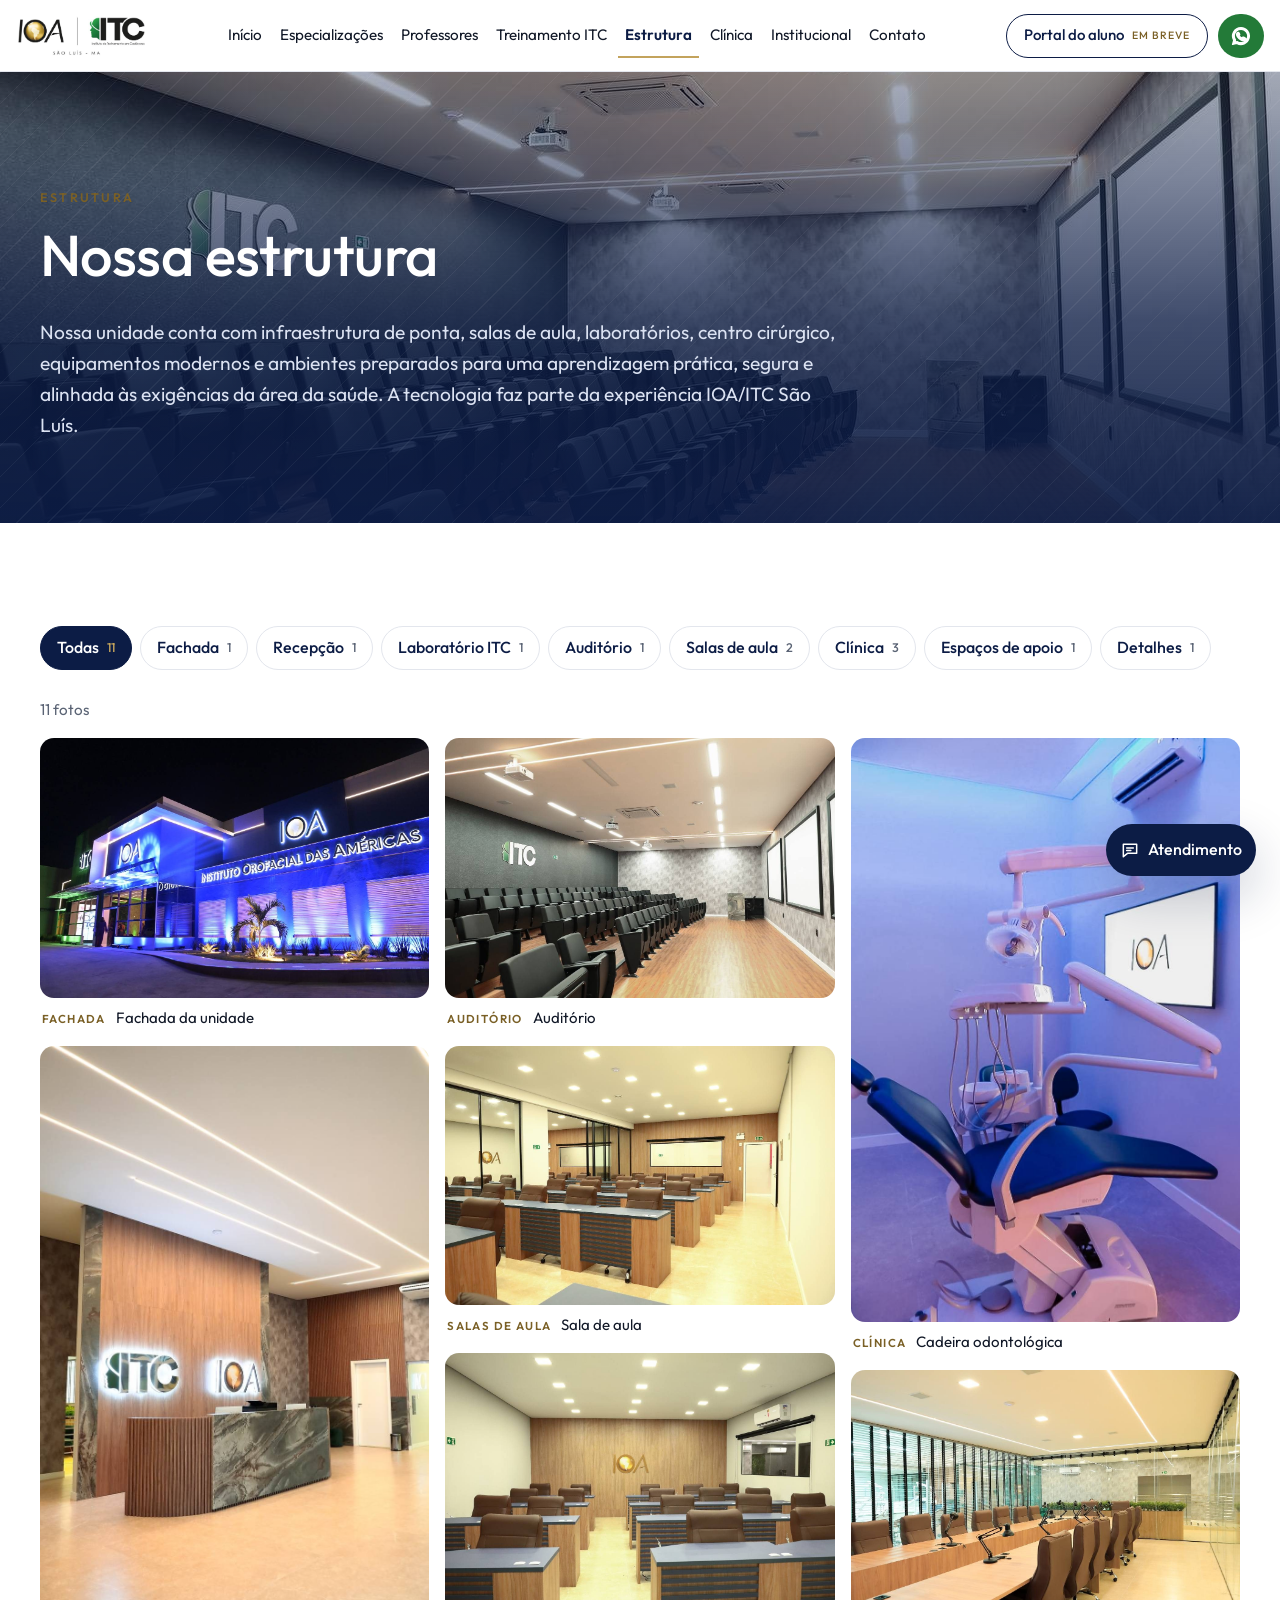
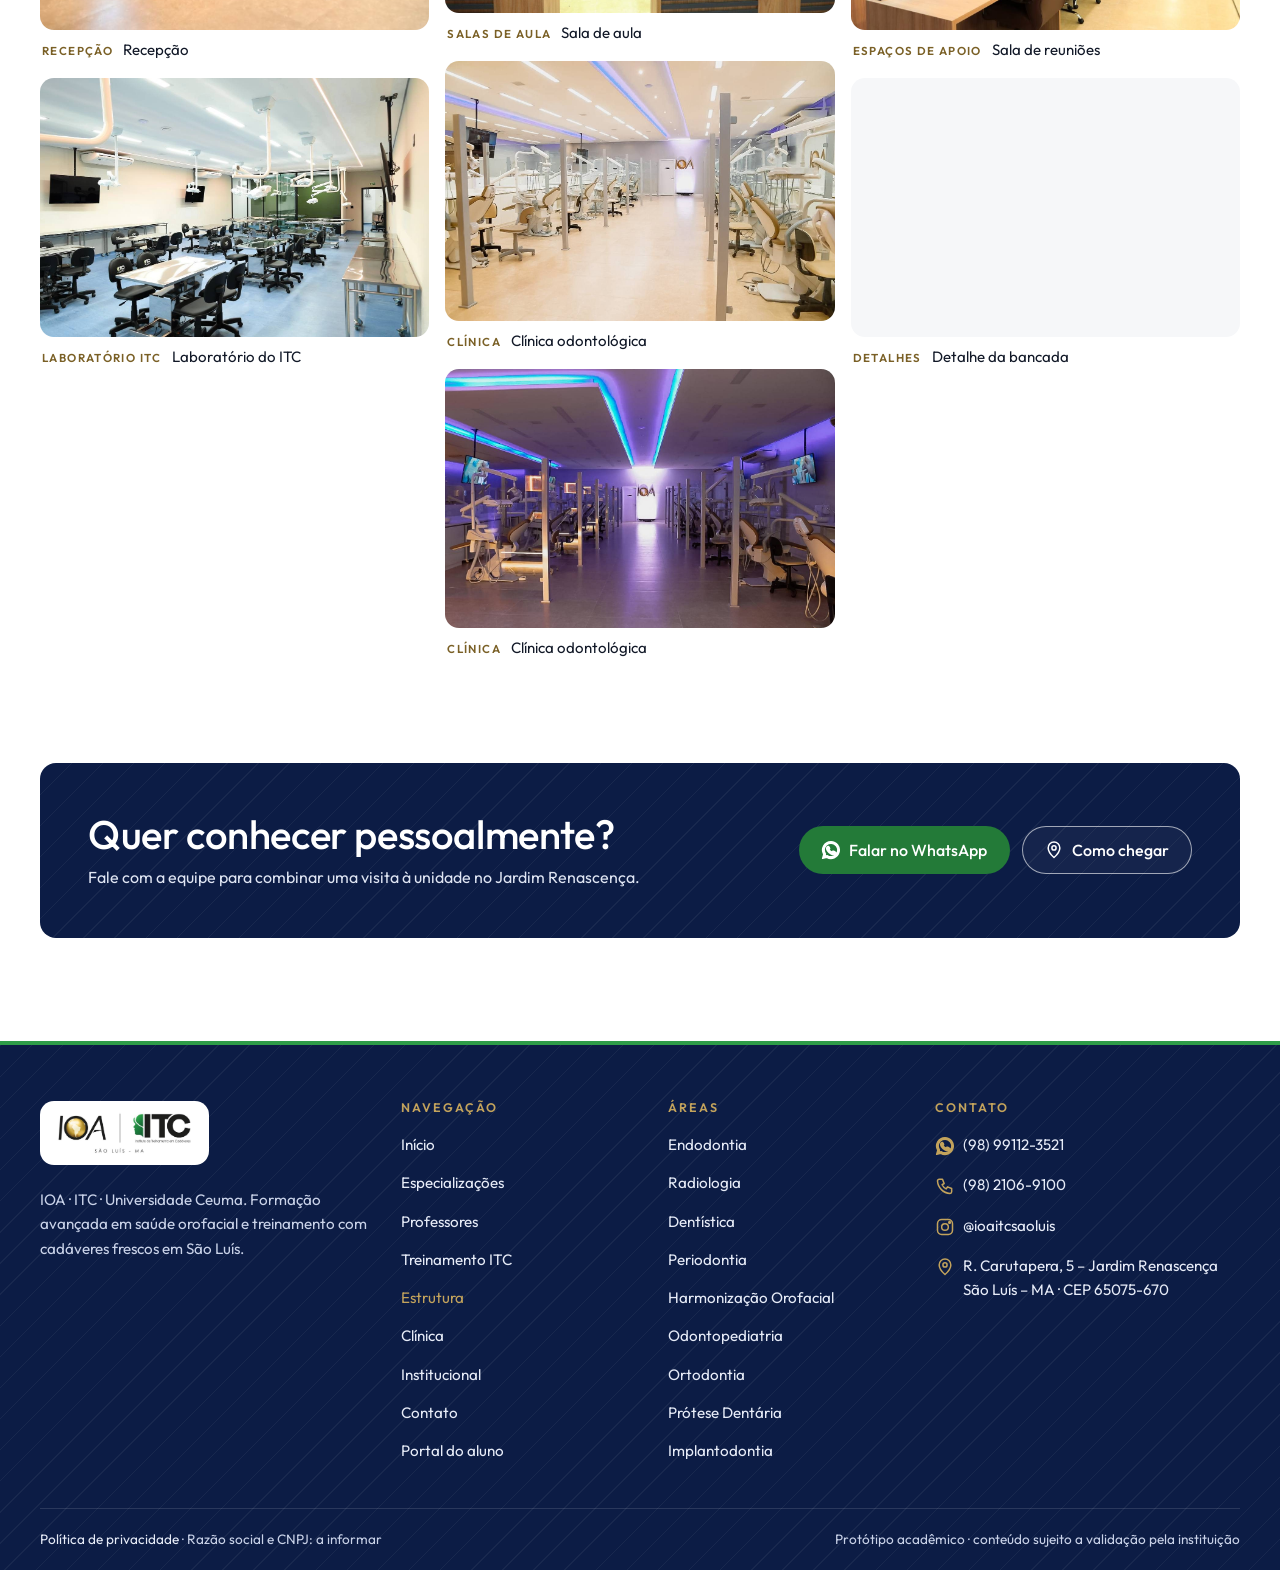
<file: ioa-itc-site/estrutura.html>
<!doctype html>
<html lang="pt-BR">
<head>
  <meta charset="utf-8">
  <meta name="viewport" content="width=device-width, initial-scale=1, viewport-fit=cover">
  <script>(function(d){d.classList.add('js');if(!matchMedia('(prefers-reduced-motion: reduce)').matches&&(!('onpagereveal' in window)||location.protocol==='file:'))d.classList.add('vt-fallback');setTimeout(function(){if(!d.classList.contains('motion'))d.classList.remove('js','vt-fallback')},3000)})(document.documentElement)</script>
  <title>Estrutura · IOA/ITC São Luís</title>
  <meta name="description" content="Conheça a estrutura do IOA/ITC São Luís no Jardim Renascença: laboratório do ITC, auditório, salas de aula e clínica odontológica.">
  <meta property="og:title" content="Estrutura · IOA/ITC São Luís">
  <meta property="og:image" content="assets/img/fachada-noturna.jpg">
  <link rel="icon" href="assets/img/logo.png">
  <link rel="preconnect" href="https://fonts.googleapis.com">
  <link rel="preconnect" href="https://fonts.gstatic.com" crossorigin>
  <link rel="stylesheet" href="https://fonts.googleapis.com/css2?family=Outfit:wght@300;400;500;600;700&display=swap">
  <link rel="stylesheet" href="css/tokens.css">
  <link rel="stylesheet" href="css/base.css">
  <link rel="stylesheet" href="css/components.css">
  <link rel="stylesheet" href="css/pages.css">
  <link rel="stylesheet" href="css/motion.css">
</head>
<body data-page="estrutura">
  <div id="site-header"></div>

  <main id="main">
    <section class="phero">
      <img class="phero__bg" src="assets/img/auditorio-itc.jpg" alt="" width="1280" height="853" fetchpriority="high">
      <div class="container phero__in">
        <span class="kicker">Estrutura</span>
        <h1>Nossa estrutura</h1>
        <p class="lead" data-text="estrutura"></p>
      </div>
    </section>

    <section class="section" data-gallery aria-labelledby="gal-t">
      <div class="container">
        <h2 id="gal-t" class="sr-only">Galeria de fotos</h2>
        <div class="filterbar" data-filters role="group" aria-label="Filtrar fotos por categoria"></div>
        <p class="cat-count" data-status aria-live="polite"></p>
        <div class="g-grid" data-grid></div>
      </div>
    </section>

    <section class="section section--paper" style="padding-top:0;background:none">
      <div class="container">
        <div class="visit-band">
          <div>
            <h2>Quer conhecer pessoalmente?</h2>
            <p>Fale com a equipe para combinar uma visita à unidade no Jardim Renascença.</p>
          </div>
          <div class="btns">
            <a class="btn btn--green" href="https://wa.me/5598991123521" data-wa="Olá! Gostaria de conhecer a estrutura do IOA/ITC São Luís pessoalmente." data-icon="wa">Falar no WhatsApp</a>
            <a class="btn btn--ghost-lt" href="https://www.google.com/maps/search/?api=1&amp;query=R.%20Carutapera%2C%205%2C%20Jardim%20Renascen%C3%A7a%2C%20S%C3%A3o%20Lu%C3%ADs%20-%20MA%2C%2065075-670" target="_blank" rel="noopener" data-icon="pin">Como chegar</a>
          </div>
        </div>
      </div>
    </section>
  </main>

  <div id="site-footer"></div>
  <script src="js/config.js" defer></script>
  <script src="js/data.js" defer></script>
  <script src="js/ui.js" defer></script>
  <script src="js/motion.js" defer></script>
  <script src="js/layout.js" defer></script>
  <script src="js/chatbot.js" defer></script>
  <script src="js/gallery.js" defer></script>
</body>
</html>
</file>
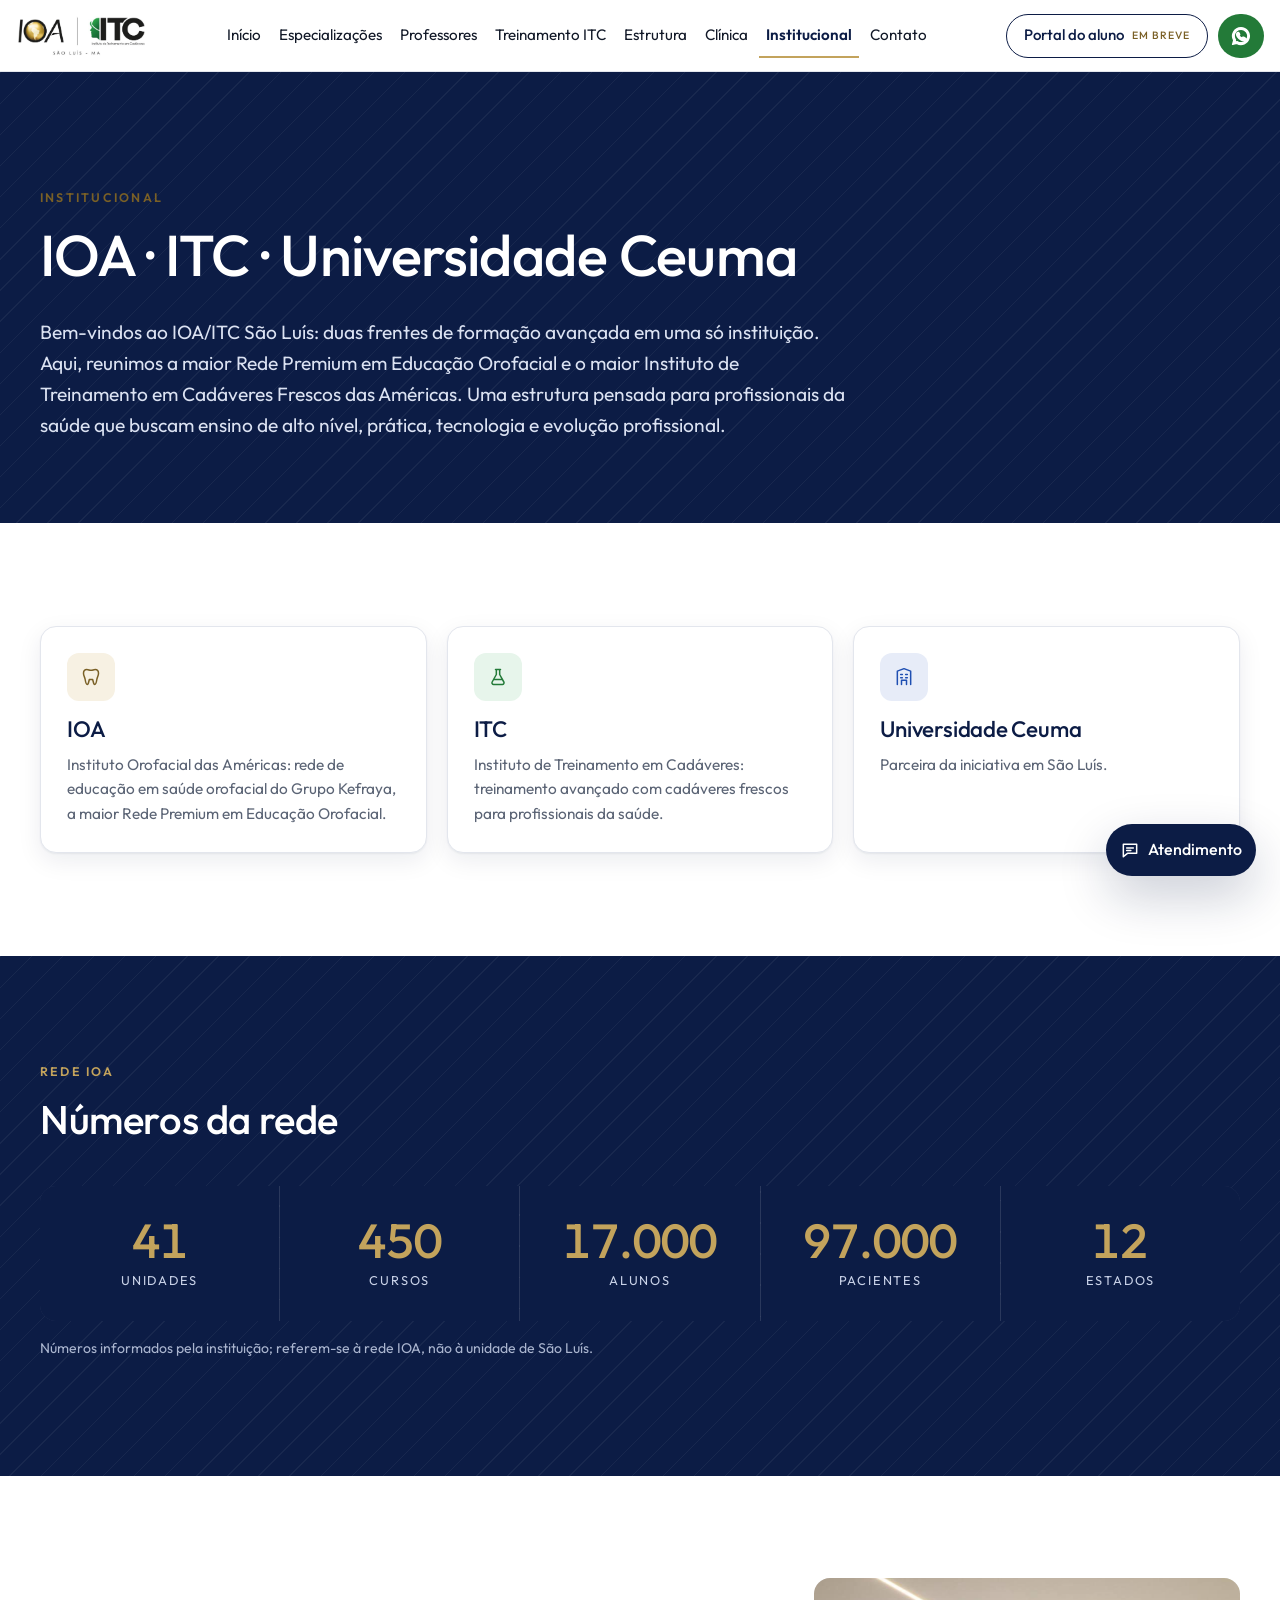
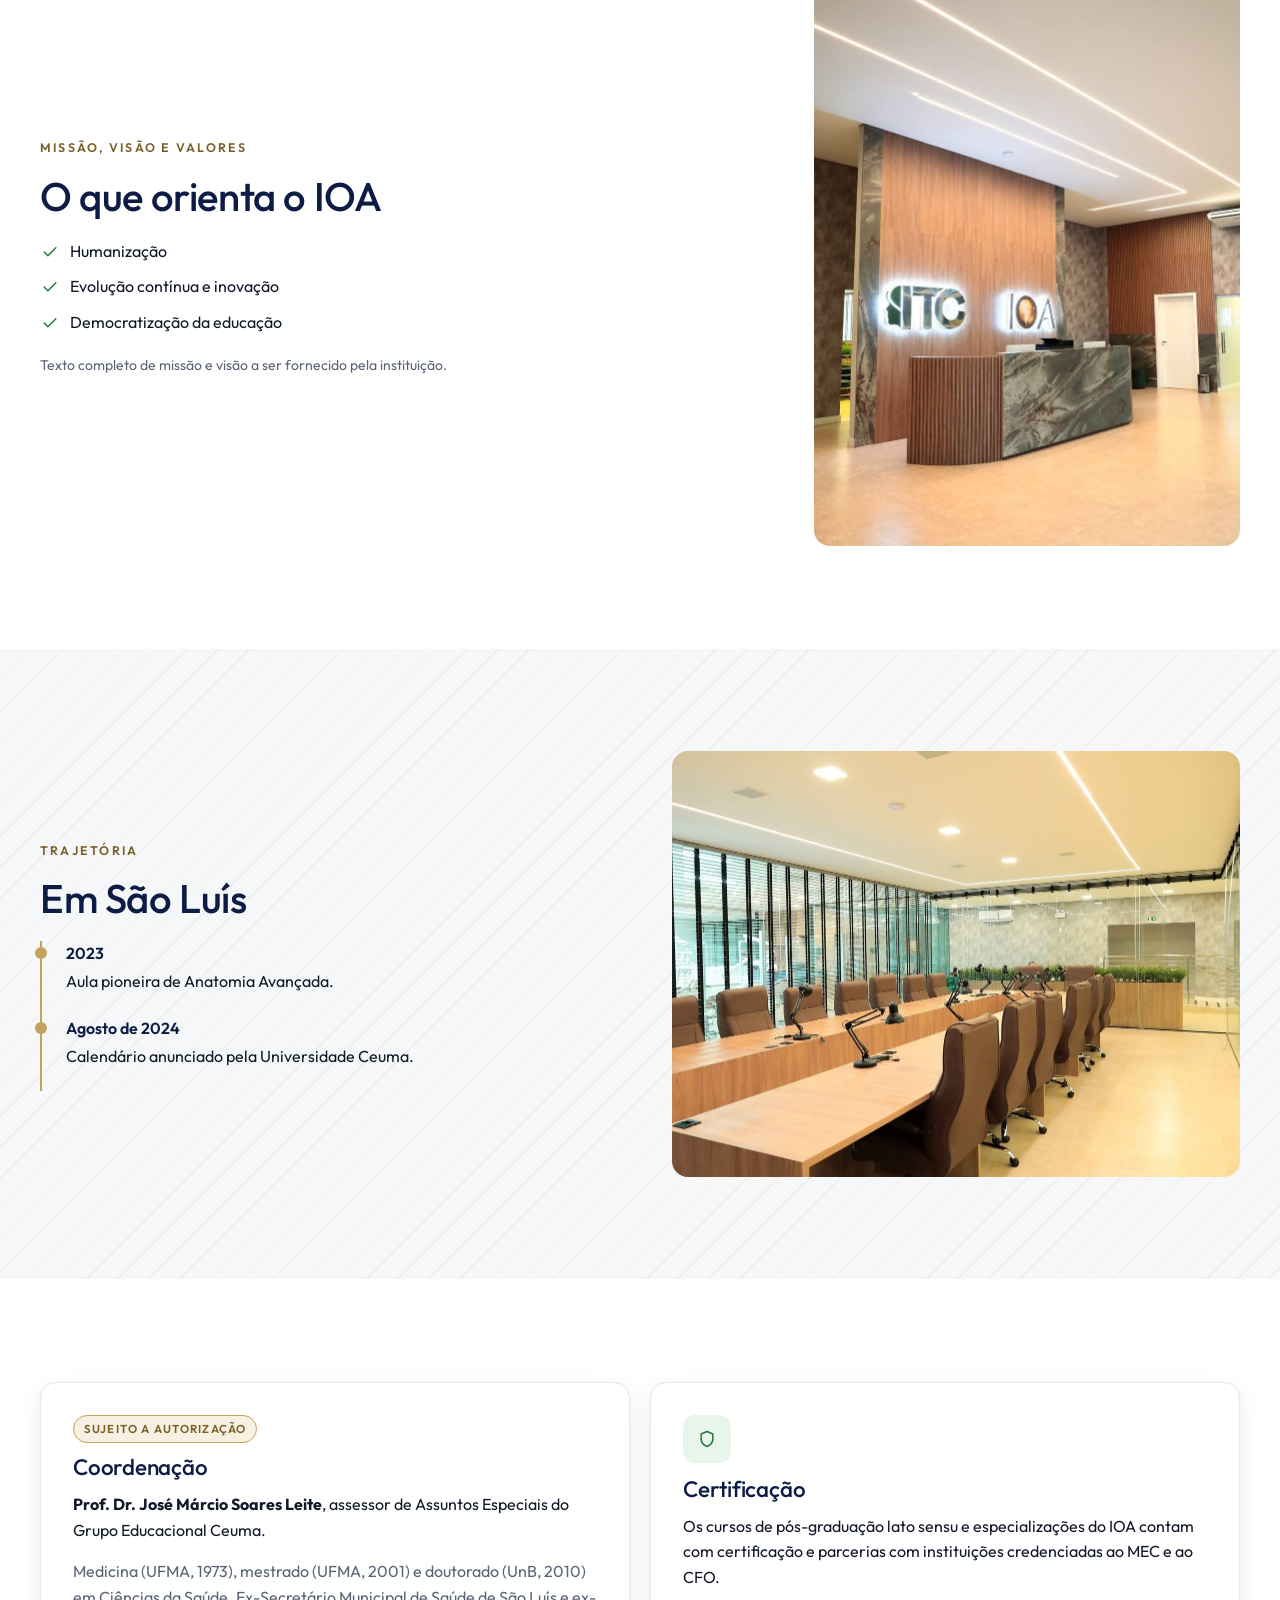
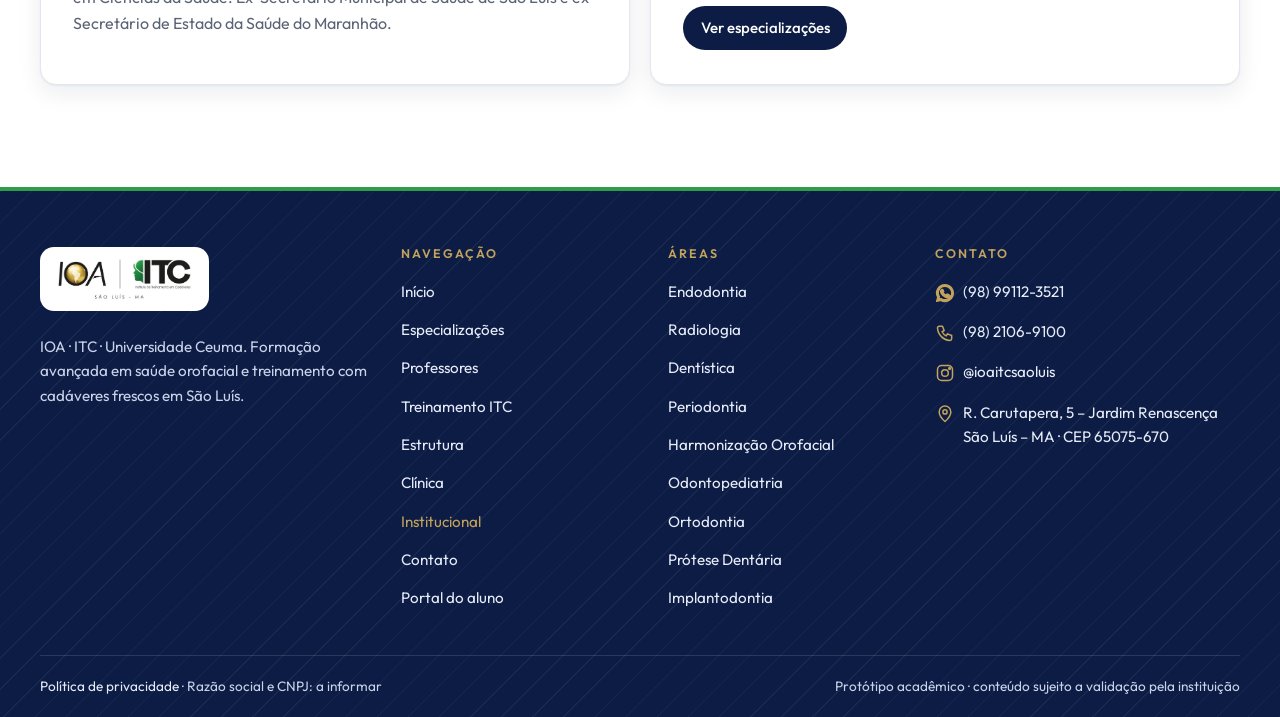
<file: ioa-itc-site/institucional.html>
<!doctype html>
<html lang="pt-BR">
<head>
  <meta charset="utf-8">
  <meta name="viewport" content="width=device-width, initial-scale=1, viewport-fit=cover">
  <script>(function(d){d.classList.add('js');if(!matchMedia('(prefers-reduced-motion: reduce)').matches&&(!('onpagereveal' in window)||location.protocol==='file:'))d.classList.add('vt-fallback');setTimeout(function(){if(!d.classList.contains('motion'))d.classList.remove('js','vt-fallback')},3000)})(document.documentElement)</script>
  <title>Institucional · IOA, ITC e Universidade Ceuma em São Luís</title>
  <meta name="description" content="Conheça o IOA/ITC São Luís: Instituto Orofacial das Américas, Instituto de Treinamento em Cadáveres e Universidade Ceuma, no Jardim Renascença.">
  <meta property="og:title" content="Institucional · IOA/ITC São Luís">
  <meta property="og:image" content="assets/img/fachada-noturna.jpg">
  <link rel="icon" href="assets/img/logo.png">
  <link rel="preconnect" href="https://fonts.googleapis.com">
  <link rel="preconnect" href="https://fonts.gstatic.com" crossorigin>
  <link rel="stylesheet" href="https://fonts.googleapis.com/css2?family=Outfit:wght@300;400;500;600;700&display=swap">
  <link rel="stylesheet" href="css/tokens.css">
  <link rel="stylesheet" href="css/base.css">
  <link rel="stylesheet" href="css/components.css">
  <link rel="stylesheet" href="css/pages.css">
  <link rel="stylesheet" href="css/motion.css">
</head>
<body data-page="institucional">
  <div id="site-header"></div>
  <main id="main">
    <section class="phero phero--plain">
      <div class="container phero__in">
        <span class="kicker">Institucional</span>
        <h1>IOA · ITC · Universidade Ceuma</h1>
        <p class="lead" data-text="quemSomos"></p>
      </div>
    </section>

    <section class="section" aria-labelledby="inst-t">
      <div class="container">
        <h2 id="inst-t" class="sr-only">As instituições</h2>
        <div class="grid grid--3">
          <article class="card path-card reveal"><span class="path-card__ico" data-icon="tooth"></span>
            <h3>IOA</h3><p>Instituto Orofacial das Américas: rede de educação em saúde orofacial do Grupo Kefraya, a maior Rede Premium em Educação Orofacial.</p></article>
          <article class="card path-card path-card--green reveal"><span class="path-card__ico" data-icon="flask"></span>
            <h3>ITC</h3><p>Instituto de Treinamento em Cadáveres: treinamento avançado com cadáveres frescos para profissionais da saúde.</p></article>
          <article class="card path-card path-card--navy reveal"><span class="path-card__ico" data-icon="building"></span>
            <h3>Universidade Ceuma</h3><p>Parceira da iniciativa em São Luís.</p></article>
        </div>
      </div>
    </section>

    <section class="section section--navy" aria-labelledby="rede-t">
      <div class="container">
        <div class="sec-head"><span class="kicker">Rede IOA</span><h2 id="rede-t">Números da rede</h2></div>
        <div class="stats" data-stats></div>
        <p class="stats-note">Números informados pela instituição; referem-se à rede IOA, não à unidade de São Luís.</p>
      </div>
    </section>

    <section class="section" aria-labelledby="valores-t">
      <div class="container split split--narrow-media">
        <div class="reveal">
          <span class="kicker">Missão, visão e valores</span>
          <h2 id="valores-t">O que orienta o IOA</h2>
          <ul class="list-check">
            <li data-icon="check">Humanização</li>
            <li data-icon="check">Evolução contínua e inovação</li>
            <li data-icon="check">Democratização da educação</li>
          </ul>
          <p class="small muted">Texto completo de missão e visão a ser fornecido pela instituição.</p>
        </div>
        <div class="media split__media split__media--tall reveal">
          <img src="assets/img/recepcao.jpg" alt="Recepção da unidade com os logotipos do ITC e do IOA na parede" width="853" height="1280" loading="lazy">
        </div>
      </div>
    </section>

    <section class="section section--paper" aria-labelledby="traj-t">
      <div class="container split">
        <div class="reveal">
          <span class="kicker">Trajetória</span>
          <h2 id="traj-t">Em São Luís</h2>
          <ol class="timeline">
            <li><strong>2023</strong><span>Aula pioneira de Anatomia Avançada.</span></li>
            <li><strong>Agosto de 2024</strong><span>Calendário anunciado pela Universidade Ceuma.</span></li>
          </ol>
        </div>
        <div class="media split__media reveal">
          <img src="assets/img/sala-reuniao.jpg" alt="Sala de reuniões com mesa central e cadeiras" width="1280" height="853" loading="lazy">
        </div>
      </div>
    </section>

    <section class="section" aria-labelledby="coord-t">
      <div class="container grid grid--2">
        <article class="card notice reveal">
          <span class="badge">Sujeito a autorização</span>
          <h2 id="coord-t" class="h3">Coordenação</h2>
          <p><strong>Prof. Dr. José Márcio Soares Leite</strong>, assessor de Assuntos Especiais do Grupo Educacional Ceuma.</p>
          <p class="muted">Medicina (UFMA, 1973), mestrado (UFMA, 2001) e doutorado (UnB, 2010) em Ciências da Saúde. Ex-Secretário Municipal de Saúde de São Luís e ex-Secretário de Estado da Saúde do Maranhão.</p>
        </article>
        <article class="card notice reveal">
          <span class="notice__ico" data-icon="shield"></span>
          <h2 class="h3">Certificação</h2>
          <p data-text="certificacao"></p>
          <a class="btn btn--navy btn--sm" href="especializacoes.html">Ver especializações</a>
        </article>
      </div>
    </section>
  </main>
  <div id="site-footer"></div>
  <script src="js/config.js" defer></script>
  <script src="js/data.js" defer></script>
  <script src="js/ui.js" defer></script>
  <script src="js/motion.js" defer></script>
  <script src="js/layout.js" defer></script>
  <script src="js/home.js" defer></script>
  <script src="js/chatbot.js" defer></script>
</body>
</html>
</file>
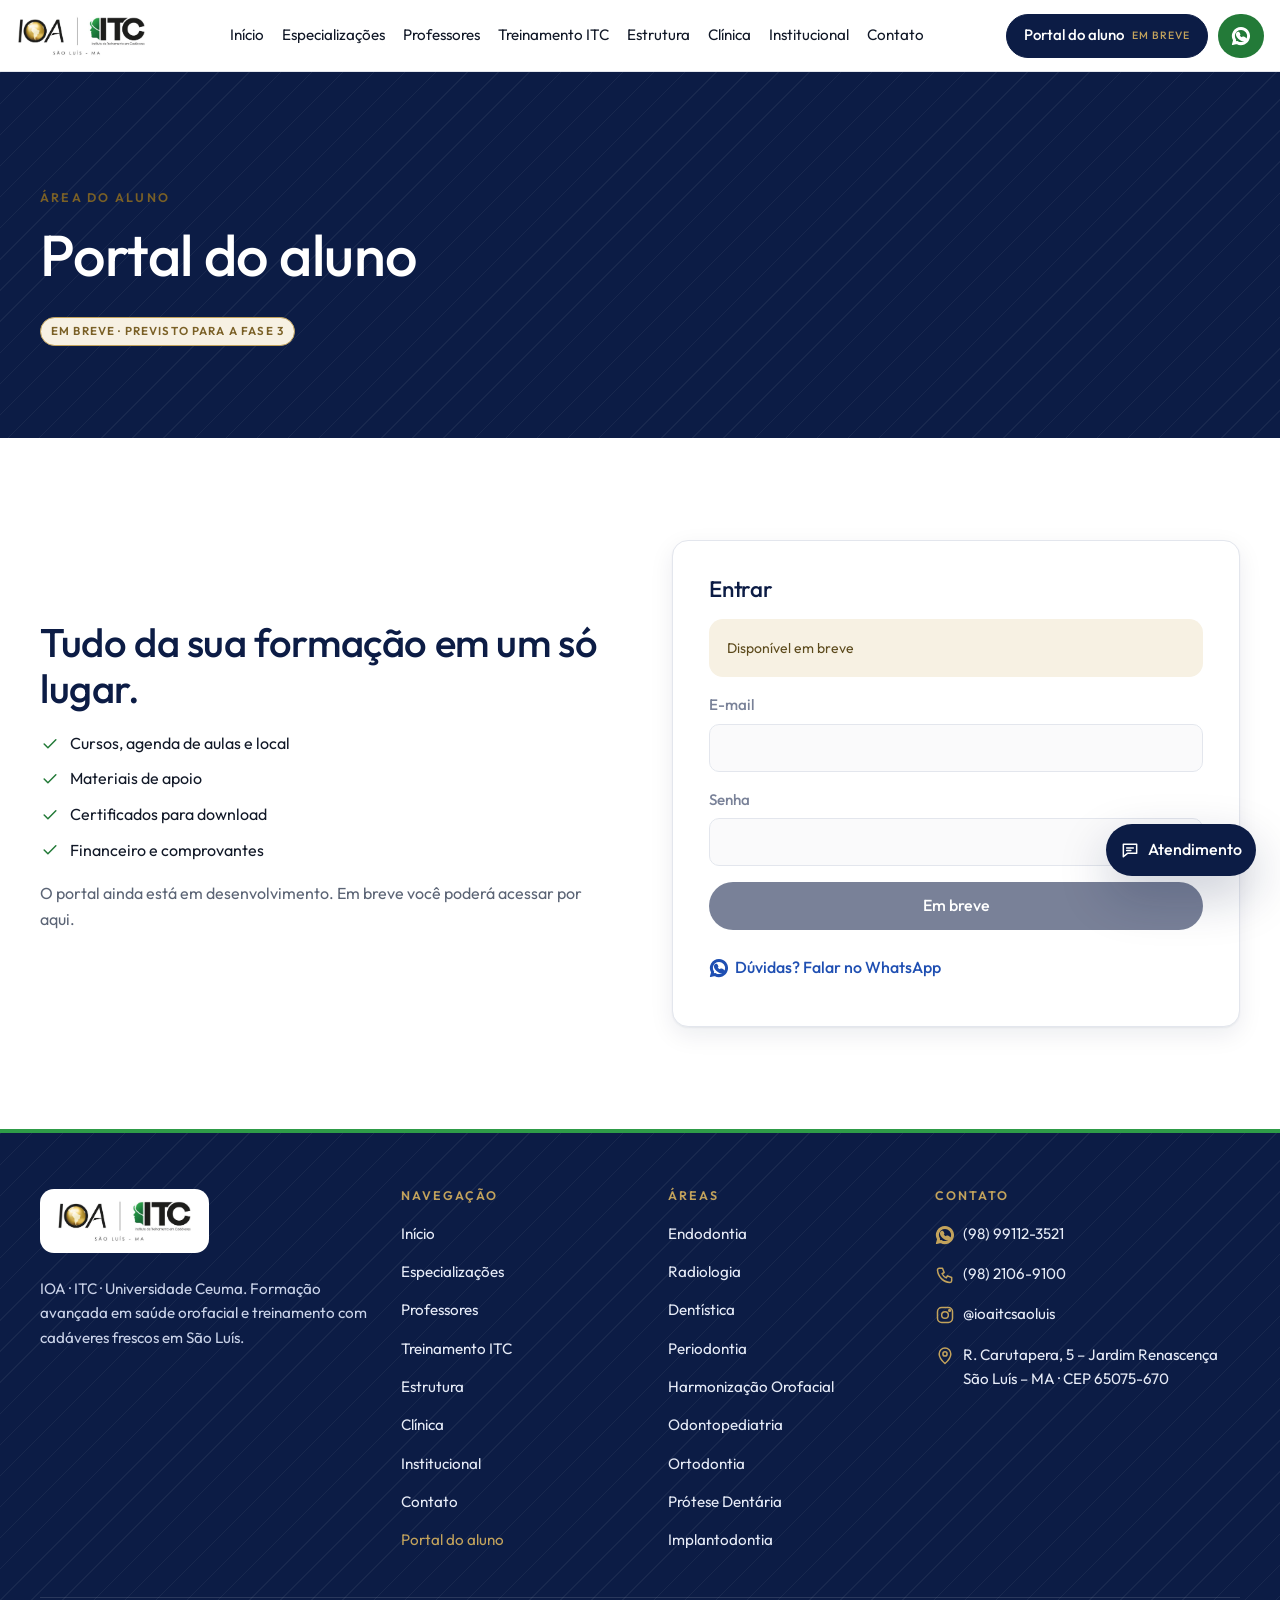
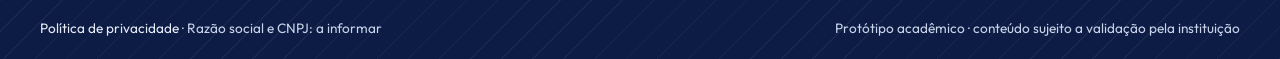
<file: ioa-itc-site/portal.html>
<!doctype html>
<html lang="pt-BR">
<head>
  <meta charset="utf-8">
  <meta name="viewport" content="width=device-width, initial-scale=1, viewport-fit=cover">
  <script>(function(d){d.classList.add('js');if(!matchMedia('(prefers-reduced-motion: reduce)').matches&&(!('onpagereveal' in window)||location.protocol==='file:'))d.classList.add('vt-fallback');setTimeout(function(){if(!d.classList.contains('motion'))d.classList.remove('js','vt-fallback')},3000)})(document.documentElement)</script>
  <title>Portal do aluno · em breve · IOA/ITC São Luís</title>
  <meta name="description" content="Portal do aluno do IOA/ITC São Luís, em desenvolvimento: cursos, agenda de aulas, materiais de apoio, certificados e financeiro em um só lugar.">
  <meta property="og:title" content="Portal do aluno · IOA/ITC São Luís">
  <meta property="og:image" content="assets/img/fachada-noturna.jpg">
  <link rel="icon" href="assets/img/logo.png">
  <link rel="preconnect" href="https://fonts.googleapis.com">
  <link rel="preconnect" href="https://fonts.gstatic.com" crossorigin>
  <link rel="stylesheet" href="https://fonts.googleapis.com/css2?family=Outfit:wght@300;400;500;600;700&display=swap">
  <link rel="stylesheet" href="css/tokens.css">
  <link rel="stylesheet" href="css/base.css">
  <link rel="stylesheet" href="css/components.css">
  <link rel="stylesheet" href="css/pages.css">
  <link rel="stylesheet" href="css/motion.css">
</head>
<body data-page="portal">
  <div id="site-header"></div>
  <main id="main">
    <section class="phero phero--plain">
      <div class="container phero__in">
        <span class="kicker">Área do aluno</span>
        <h1>Portal do aluno</h1>
        <p><span class="badge">Em breve · previsto para a Fase 3</span></p>
      </div>
    </section>

    <section class="section">
      <div class="container split">
        <div class="reveal">
          <h2>Tudo da sua formação em um só lugar.</h2>
          <ul class="list-check">
            <li data-icon="check">Cursos, agenda de aulas e local</li>
            <li data-icon="check">Materiais de apoio</li>
            <li data-icon="check">Certificados para download</li>
            <li data-icon="check">Financeiro e comprovantes</li>
          </ul>
          <p class="muted">O portal ainda está em desenvolvimento. Em breve você poderá acessar por aqui.</p>
        </div>

        <div class="card login-card" data-nosnippet aria-labelledby="entrar-t">
          <h2 id="entrar-t" class="h3">Entrar</h2>
          <p class="form__status form__status--warn small" role="note">Disponível em breve</p>
          <div class="field">
            <label for="p-email">E-mail</label>
            <input id="p-email" class="input" type="email" disabled aria-disabled="true" autocomplete="off">
          </div>
          <div class="field">
            <label for="p-senha">Senha</label>
            <input id="p-senha" class="input" type="password" disabled aria-disabled="true" autocomplete="off">
          </div>
          <button type="button" class="btn btn--navy btn--block" disabled aria-disabled="true">Em breve</button>
          <a class="link-arrow" href="https://wa.me/5598991123521" data-wa="Olá! Tenho uma dúvida sobre o portal do aluno." data-icon="wa">Dúvidas? Falar no WhatsApp</a>
        </div>
      </div>
    </section>
  </main>
  <div id="site-footer"></div>
  <script src="js/config.js" defer></script>
  <script src="js/data.js" defer></script>
  <script src="js/ui.js" defer></script>
  <script src="js/motion.js" defer></script>
  <script src="js/layout.js" defer></script>
  <script src="js/chatbot.js" defer></script>
</body>
</html>
</file>
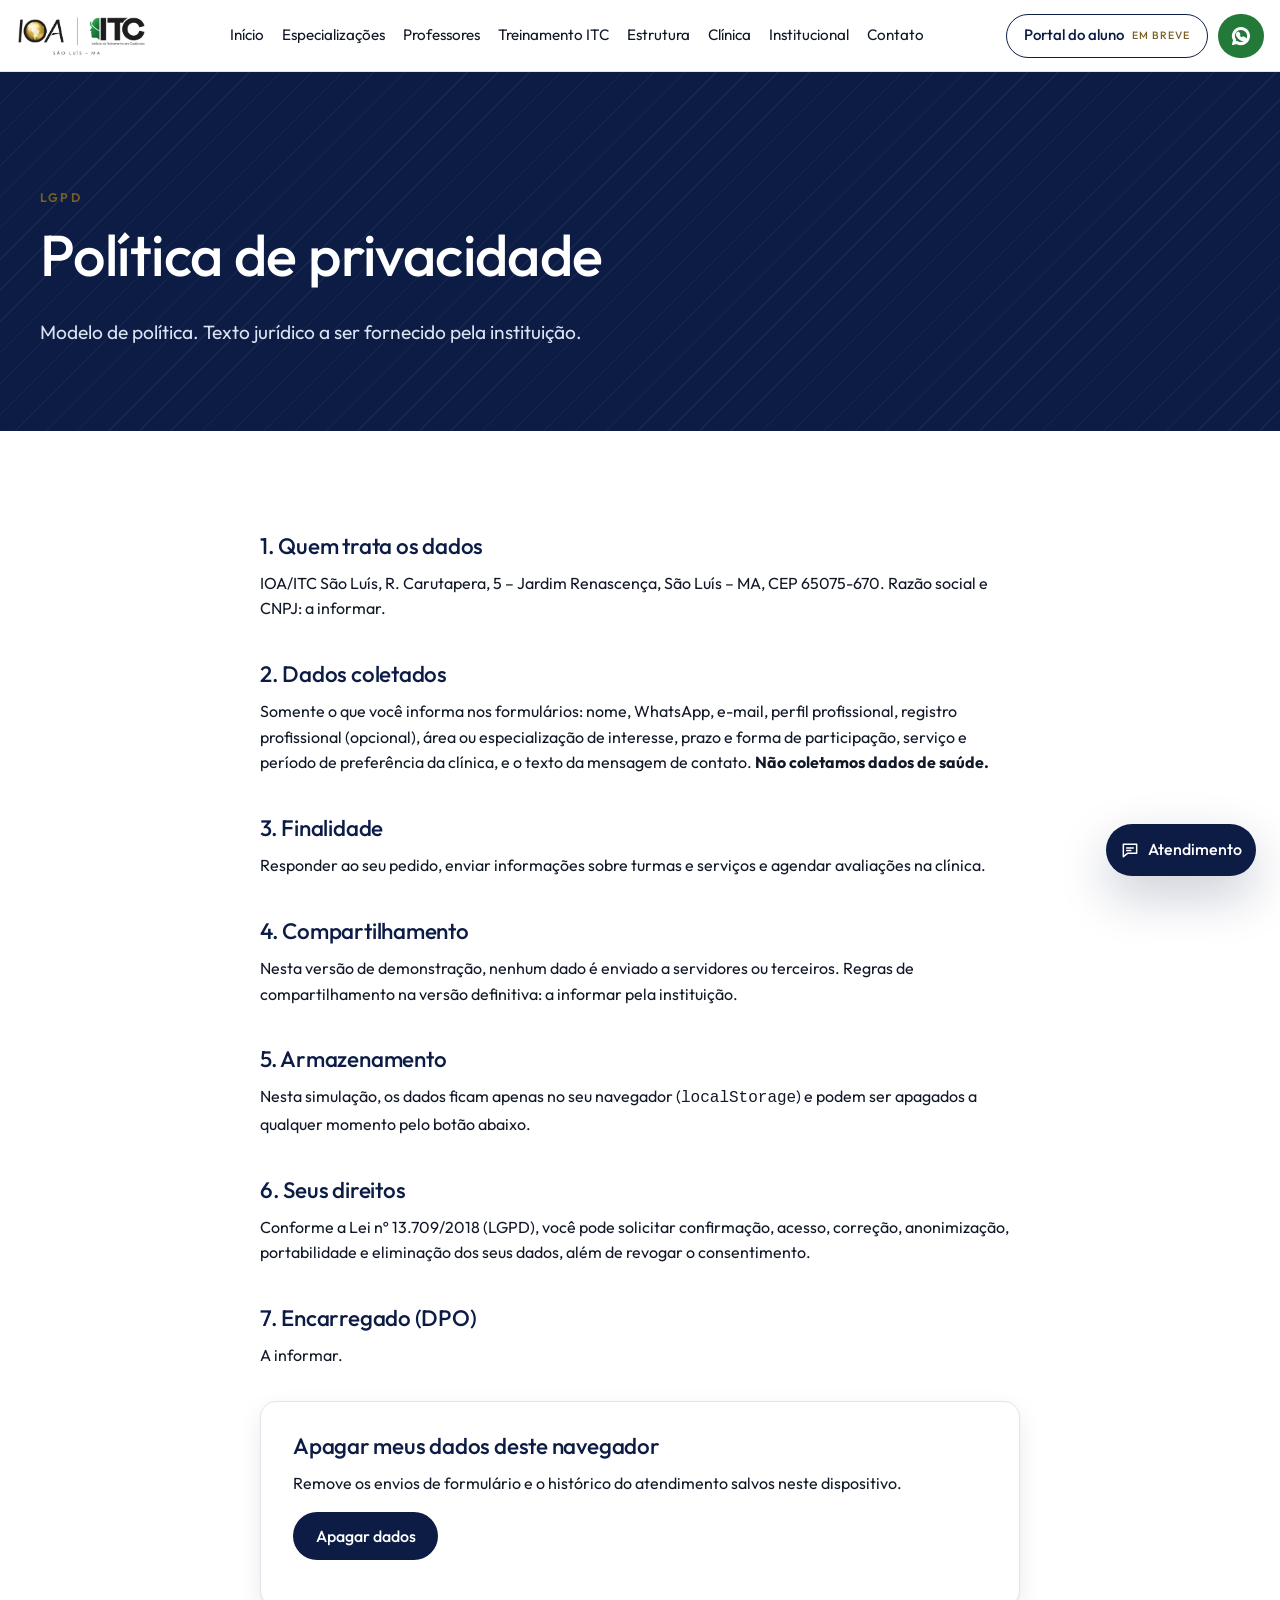
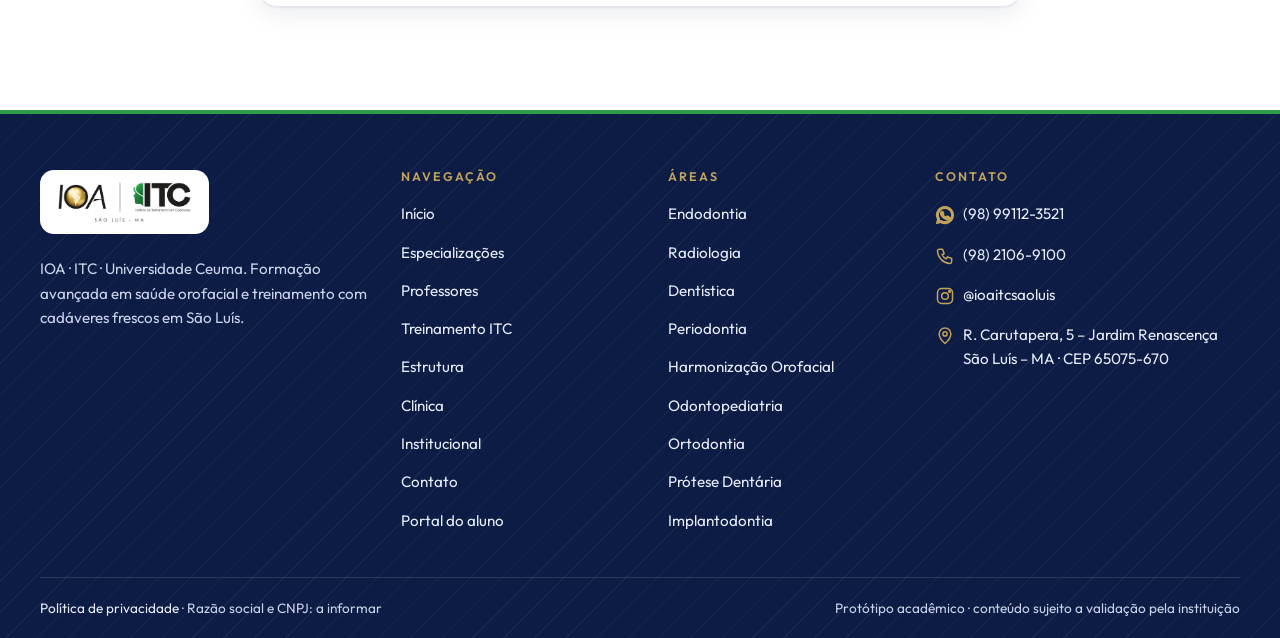
<file: ioa-itc-site/privacidade.html>
<!doctype html>
<html lang="pt-BR">
<head>
  <meta charset="utf-8">
  <meta name="viewport" content="width=device-width, initial-scale=1, viewport-fit=cover">
  <script>(function(d){d.classList.add('js');if(!matchMedia('(prefers-reduced-motion: reduce)').matches&&(!('onpagereveal' in window)||location.protocol==='file:'))d.classList.add('vt-fallback');setTimeout(function(){if(!d.classList.contains('motion'))d.classList.remove('js','vt-fallback')},3000)})(document.documentElement)</script>
  <title>Política de privacidade · IOA/ITC São Luís</title>
  <meta name="description" content="Política de privacidade e tratamento de dados (LGPD) do site do IOA/ITC São Luís.">
  <link rel="icon" href="assets/img/logo.png">
  <link rel="preconnect" href="https://fonts.googleapis.com">
  <link rel="preconnect" href="https://fonts.gstatic.com" crossorigin>
  <link rel="stylesheet" href="https://fonts.googleapis.com/css2?family=Outfit:wght@300;400;500;600;700&display=swap">
  <link rel="stylesheet" href="css/tokens.css">
  <link rel="stylesheet" href="css/base.css">
  <link rel="stylesheet" href="css/components.css">
  <link rel="stylesheet" href="css/pages.css">
  <link rel="stylesheet" href="css/motion.css">
</head>
<body data-page="privacidade">
  <div id="site-header"></div>
  <main id="main">
    <section class="phero phero--plain">
      <div class="container phero__in">
        <span class="kicker">LGPD</span>
        <h1>Política de privacidade</h1>
        <p class="lead">Modelo de política. Texto jurídico a ser fornecido pela instituição.</p>
      </div>
    </section>

    <section class="section">
      <div class="container prose">
        <h2>1. Quem trata os dados</h2>
        <p>IOA/ITC São Luís, R. Carutapera, 5 – Jardim Renascença, São Luís – MA, CEP 65075-670. Razão social e CNPJ: a informar.</p>
        <h2>2. Dados coletados</h2>
        <p>Somente o que você informa nos formulários: nome, WhatsApp, e-mail, perfil profissional, registro profissional (opcional), área ou especialização de interesse, prazo e forma de participação, serviço e período de preferência da clínica, e o texto da mensagem de contato. <strong>Não coletamos dados de saúde.</strong></p>
        <h2>3. Finalidade</h2>
        <p>Responder ao seu pedido, enviar informações sobre turmas e serviços e agendar avaliações na clínica.</p>
        <h2>4. Compartilhamento</h2>
        <p>Nesta versão de demonstração, nenhum dado é enviado a servidores ou terceiros. Regras de compartilhamento na versão definitiva: a informar pela instituição.</p>
        <h2>5. Armazenamento</h2>
        <p>Nesta simulação, os dados ficam apenas no seu navegador (<code>localStorage</code>) e podem ser apagados a qualquer momento pelo botão abaixo.</p>
        <h2>6. Seus direitos</h2>
        <p>Conforme a Lei nº 13.709/2018 (LGPD), você pode solicitar confirmação, acesso, correção, anonimização, portabilidade e eliminação dos seus dados, além de revogar o consentimento.</p>
        <h2>7. Encarregado (DPO)</h2>
        <p>A informar.</p>
        <div class="card notice" style="margin-top:32px">
          <h2 class="h3">Apagar meus dados deste navegador</h2>
          <p>Remove os envios de formulário e o histórico do atendimento salvos neste dispositivo.</p>
          <button type="button" class="btn btn--navy" data-wipe>Apagar dados</button>
          <p class="small" data-wipe-msg role="status" style="margin-top:12px"></p>
        </div>
      </div>
    </section>
  </main>
  <div id="site-footer"></div>
  <script src="js/config.js" defer></script>
  <script src="js/data.js" defer></script>
  <script src="js/ui.js" defer></script>
  <script src="js/motion.js" defer></script>
  <script src="js/layout.js" defer></script>
  <script src="js/pages.js" defer></script>
  <script src="js/chatbot.js" defer></script>
</body>
</html>
</file>
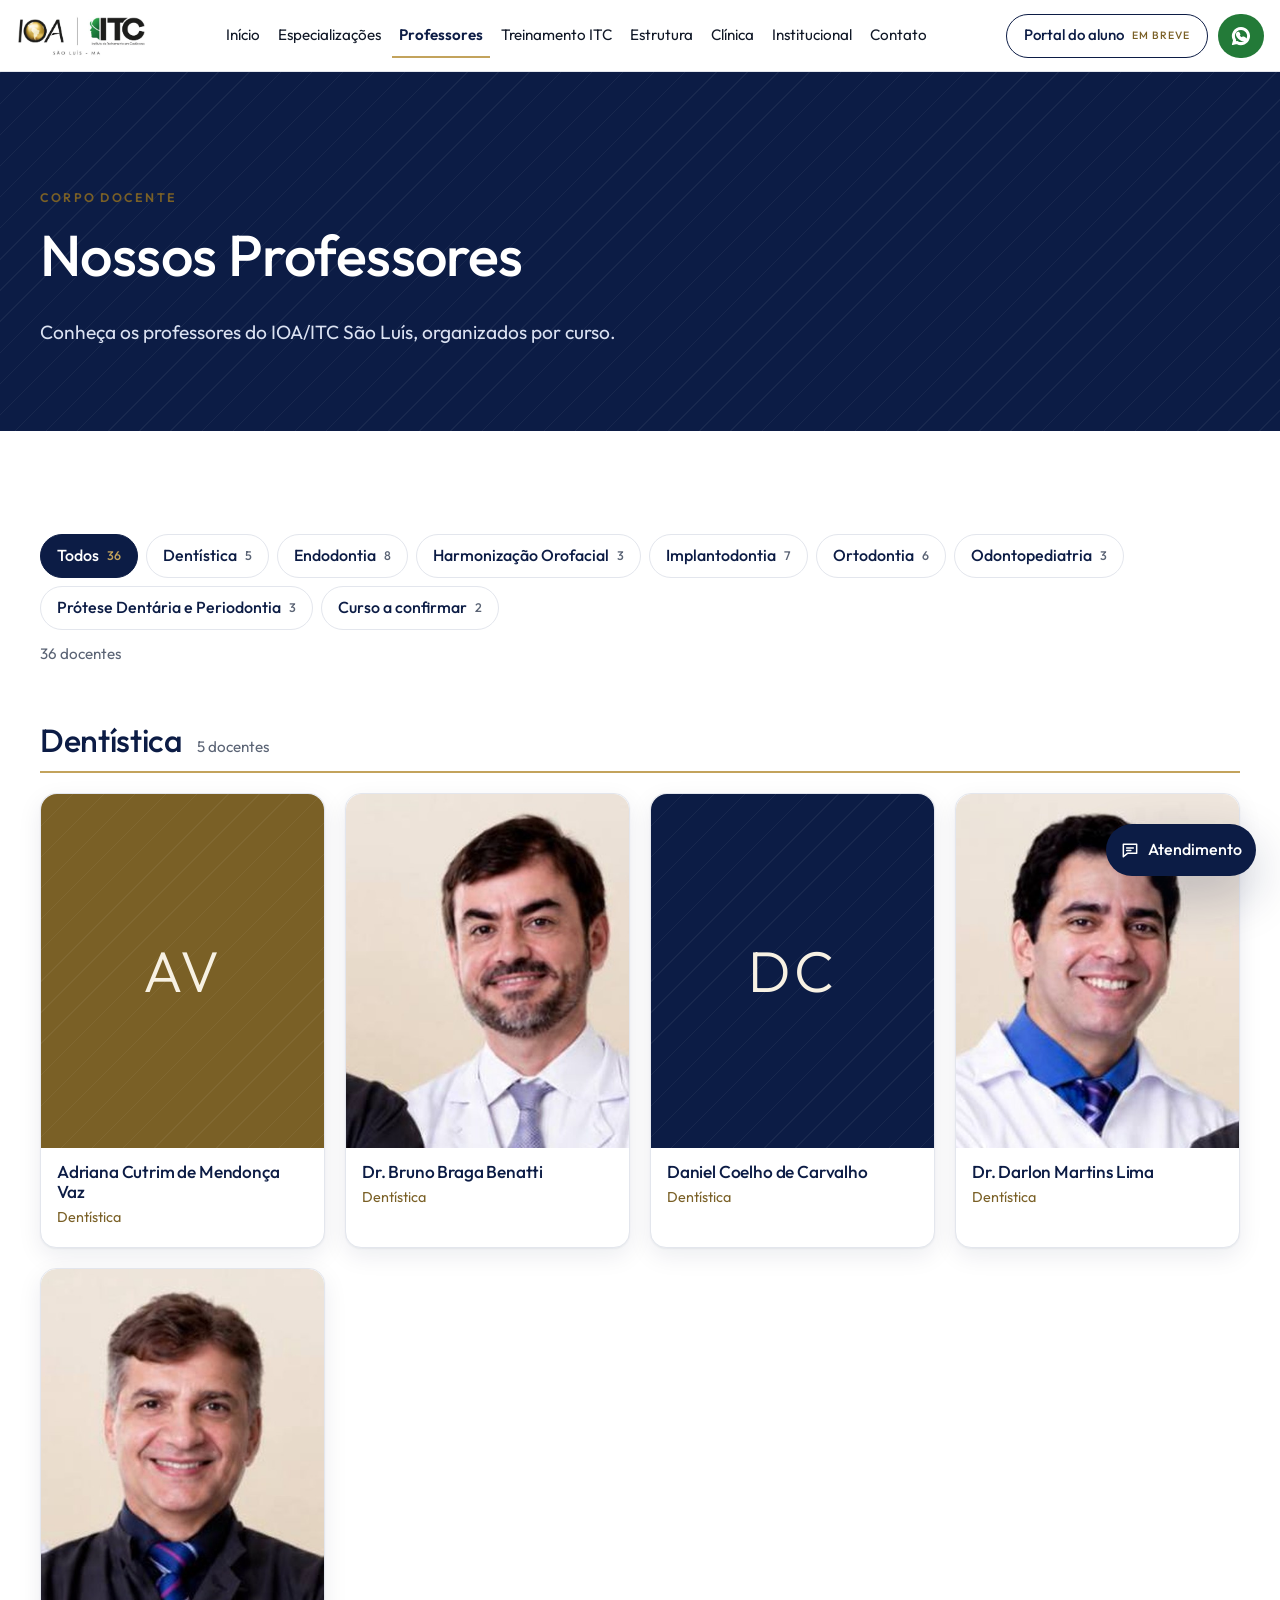
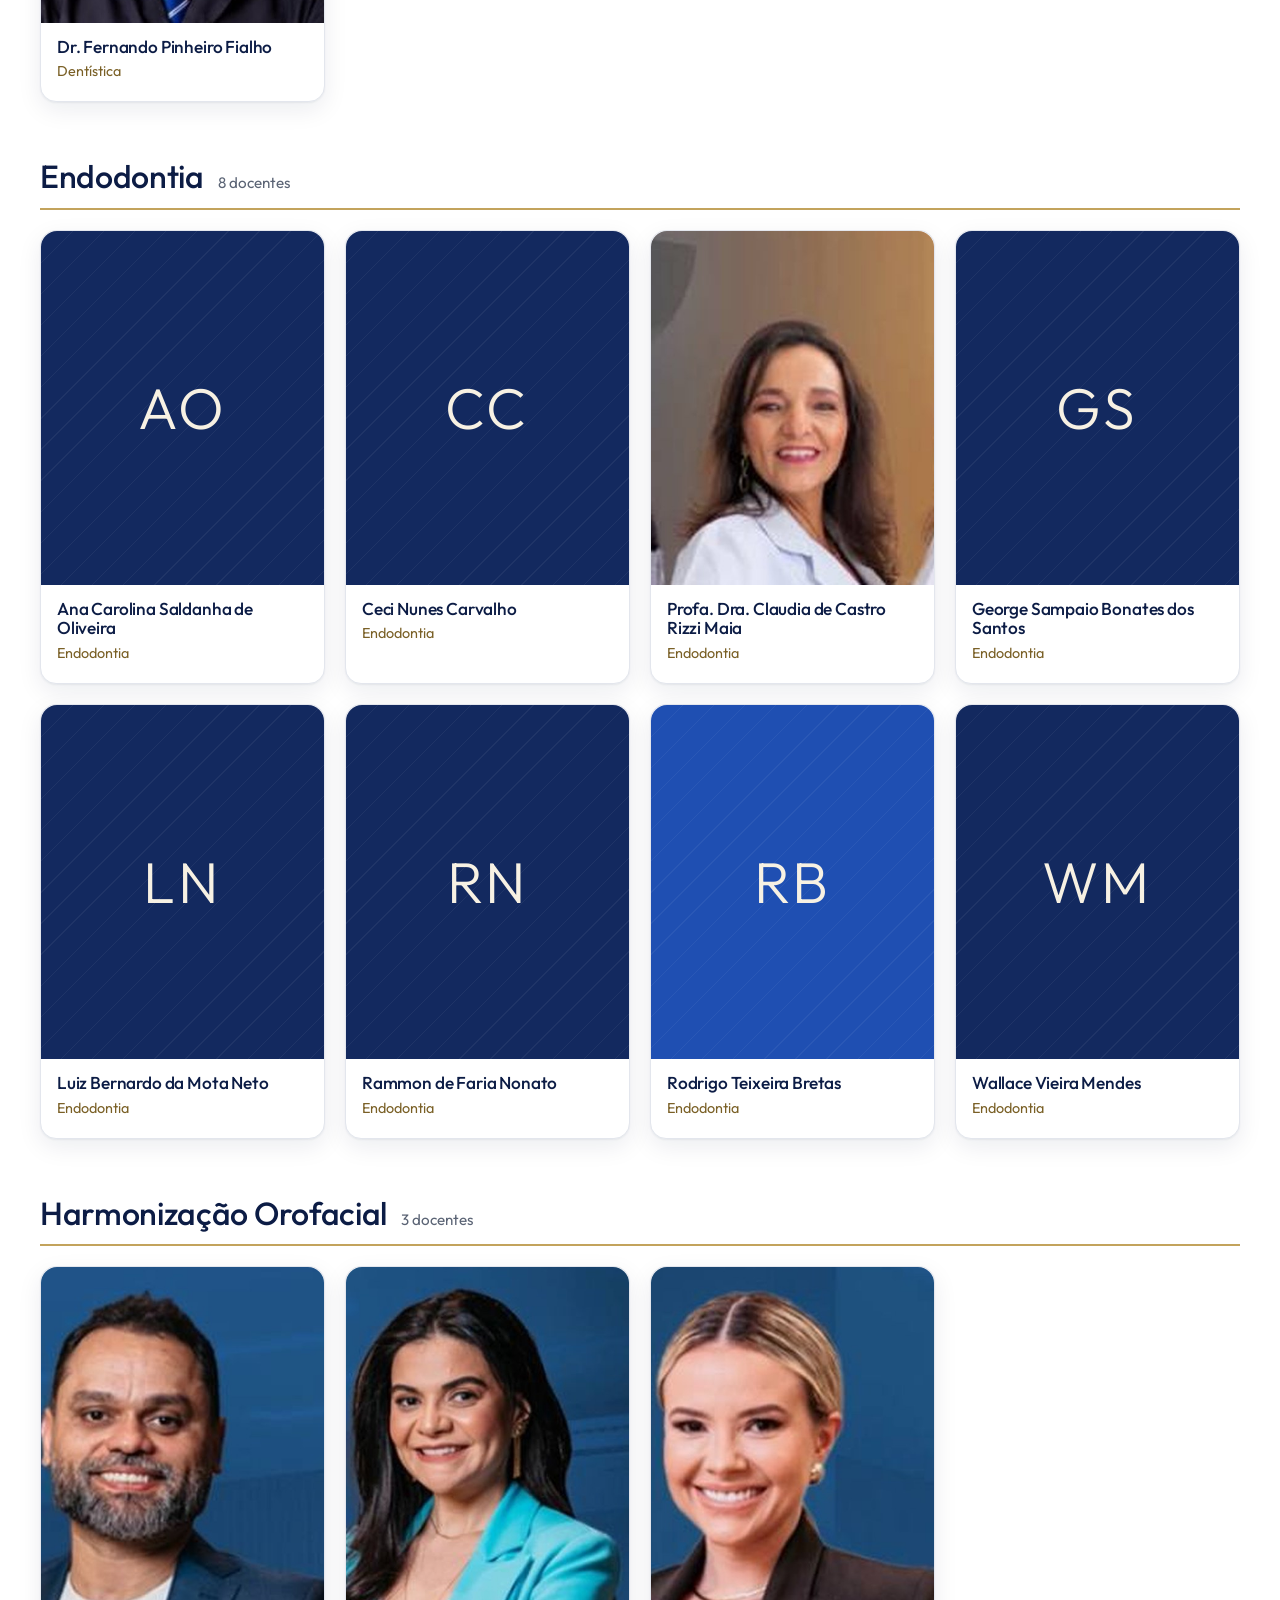
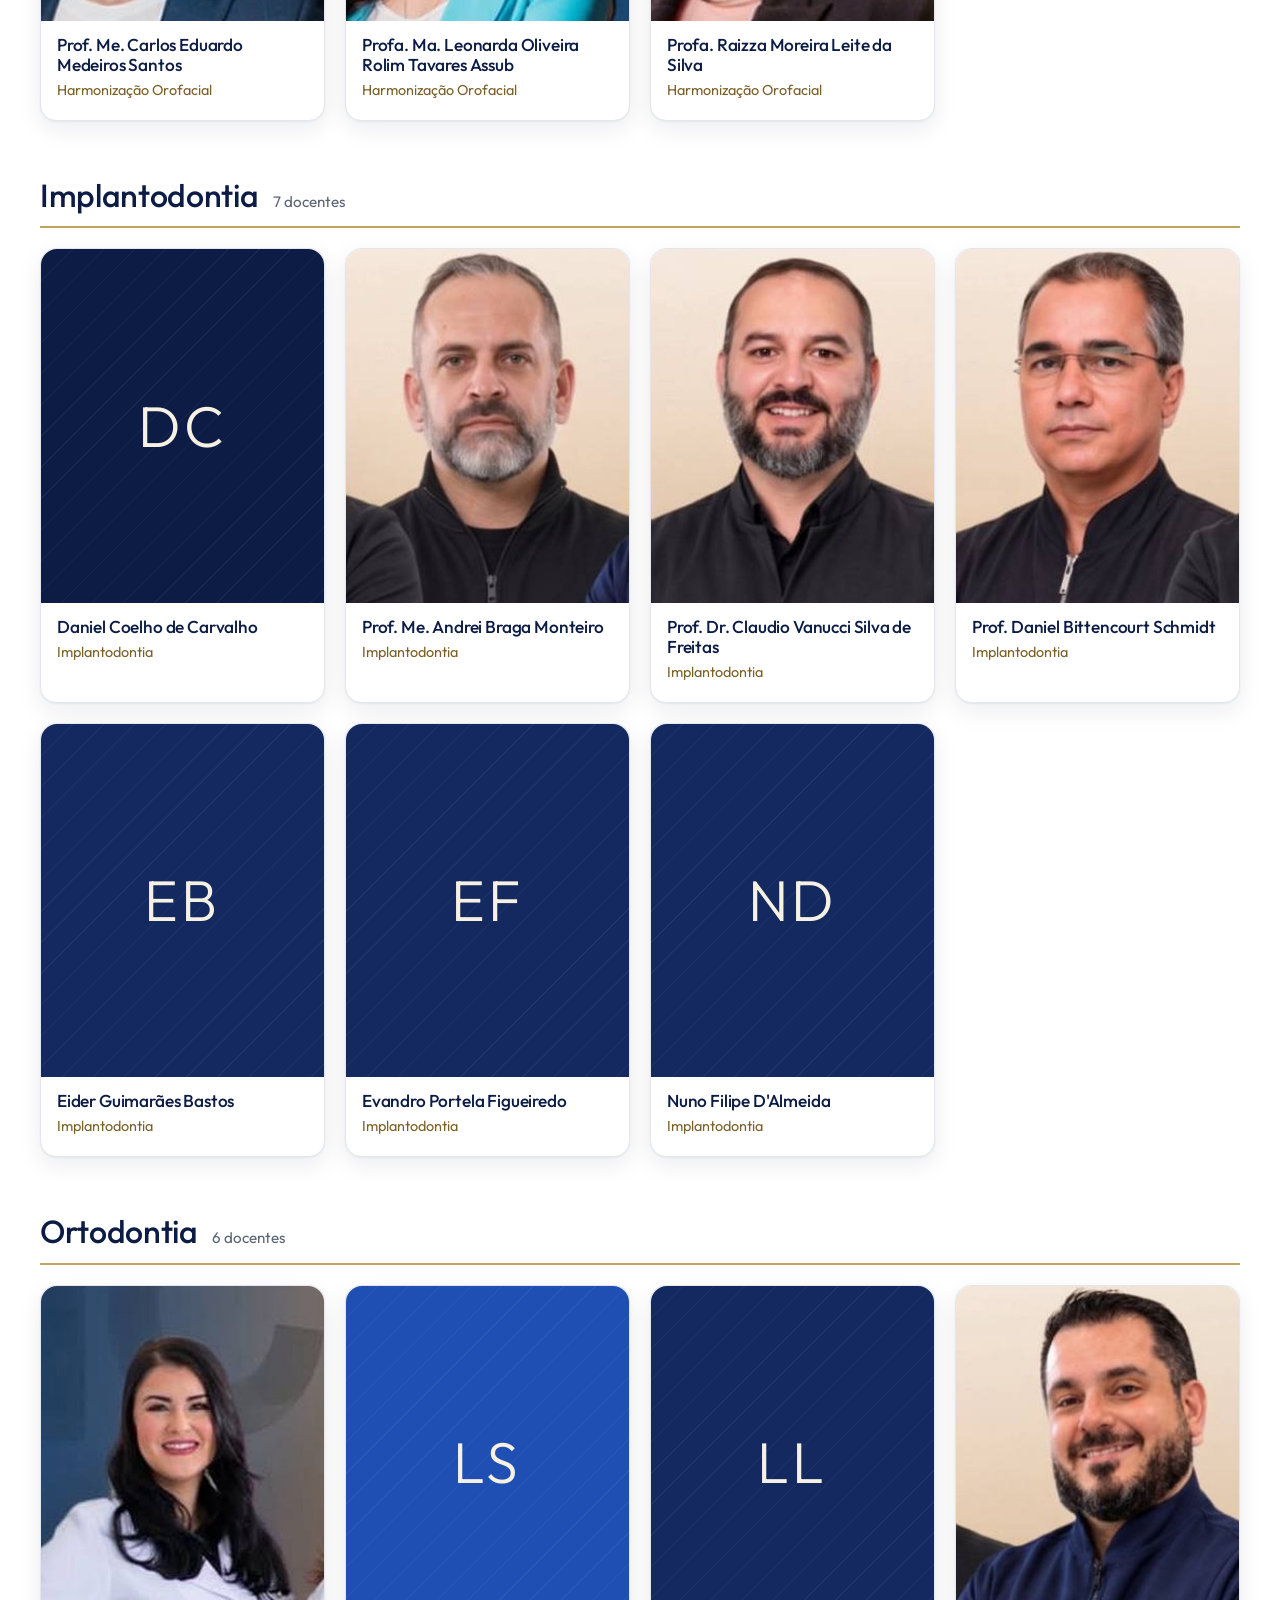
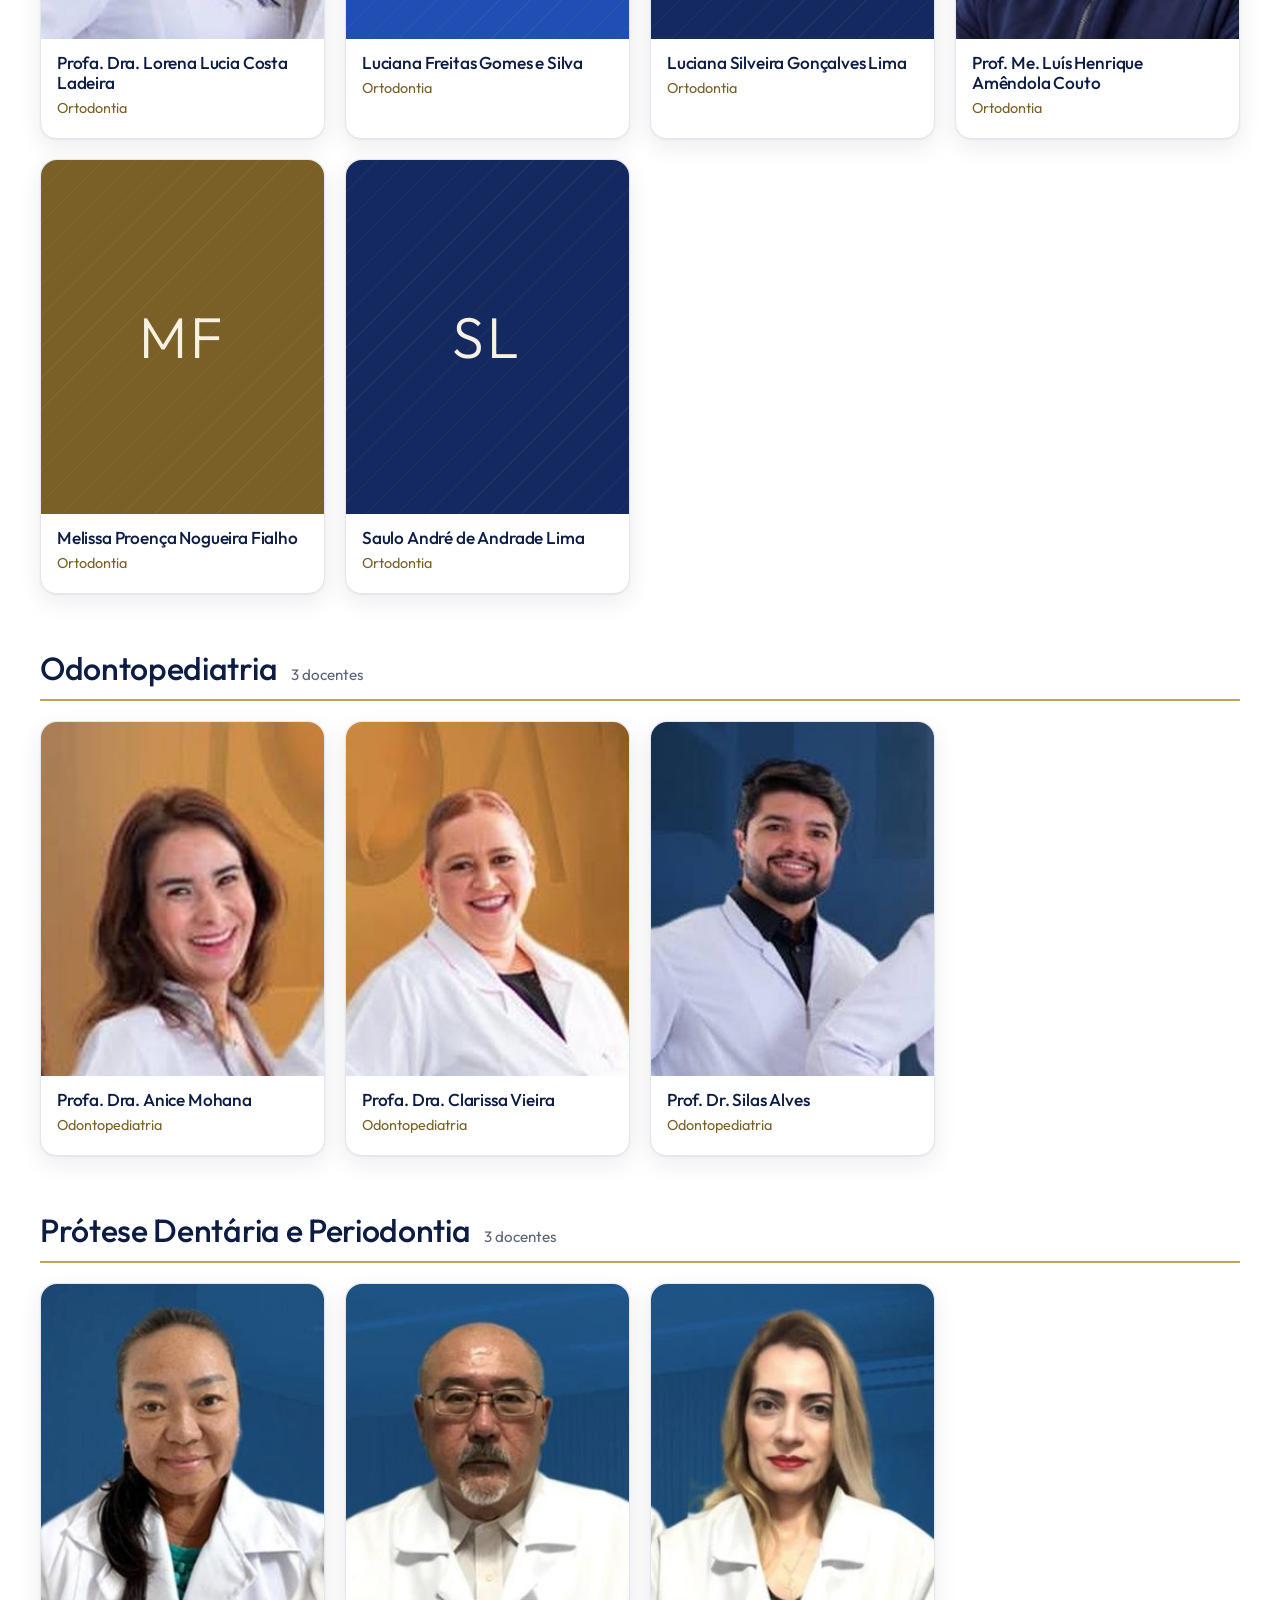
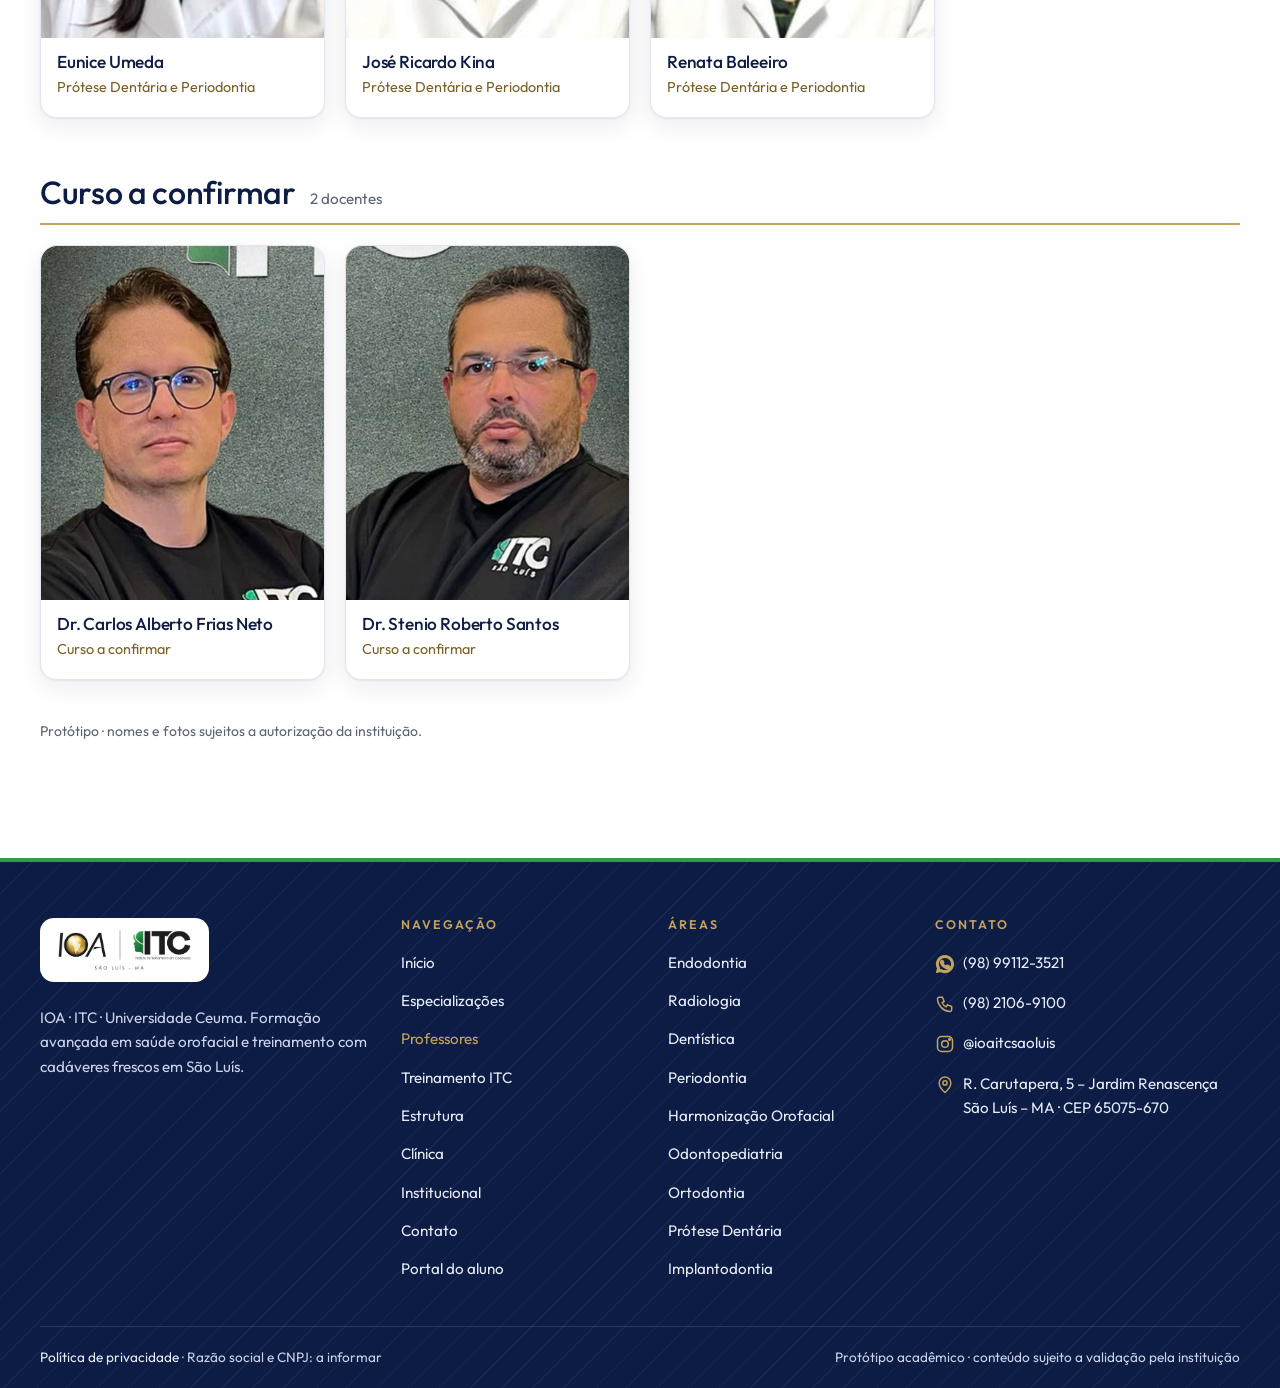
<file: ioa-itc-site/professores.html>
<!doctype html>
<html lang="pt-BR">
<head>
  <meta charset="utf-8">
  <meta name="viewport" content="width=device-width, initial-scale=1, viewport-fit=cover">
  <script>(function(d){d.classList.add('js');if(!matchMedia('(prefers-reduced-motion: reduce)').matches&&(!('onpagereveal' in window)||location.protocol==='file:'))d.classList.add('vt-fallback');setTimeout(function(){if(!d.classList.contains('motion'))d.classList.remove('js','vt-fallback')},3000)})(document.documentElement)</script>
  <title>Nossos Professores · IOA/ITC São Luís</title>
  <meta name="description" content="Conheça os professores do IOA/ITC São Luís por curso: Dentística, Endodontia, Harmonização Orofacial, Implantodontia, Ortodontia, Odontopediatria, Prótese Dentária e Periodontia.">
  <meta property="og:title" content="Nossos Professores · IOA/ITC São Luís">
  <meta property="og:image" content="assets/img/fachada-noturna.jpg">
  <link rel="icon" href="assets/img/logo.png">
  <link rel="preconnect" href="https://fonts.googleapis.com">
  <link rel="preconnect" href="https://fonts.gstatic.com" crossorigin>
  <link rel="stylesheet" href="https://fonts.googleapis.com/css2?family=Outfit:wght@300;400;500;600;700&display=swap">
  <link rel="stylesheet" href="css/tokens.css">
  <link rel="stylesheet" href="css/base.css">
  <link rel="stylesheet" href="css/components.css">
  <link rel="stylesheet" href="css/pages.css">
  <link rel="stylesheet" href="css/professores.css">
  <link rel="stylesheet" href="css/motion.css">
</head>
<body data-page="professores">
  <div id="site-header"></div>
  <main id="main">
    <section class="phero phero--plain">
      <div class="container phero__in">
        <span class="kicker">Corpo docente</span>
        <h1>Nossos Professores</h1>
        <p class="lead">Conheça os professores do IOA/ITC São Luís, organizados por curso.</p>
      </div>
    </section>
    <section class="section">
      <div class="container">
        <div data-professores></div>
        <p class="small muted" style="margin-top:40px">Protótipo · nomes e fotos sujeitos a autorização da instituição.</p>
      </div>
    </section>
  </main>
  <div id="site-footer"></div>
  <script src="js/config.js" defer></script>
  <script src="js/data.js" defer></script>
  <script src="js/professores-data.js" defer></script>
  <script src="js/ui.js" defer></script>
  <script src="js/motion.js" defer></script>
  <script src="js/layout.js" defer></script>
  <script src="js/professores.js" defer></script>
  <script src="js/chatbot.js" defer></script>
</body>
</html>
</file>
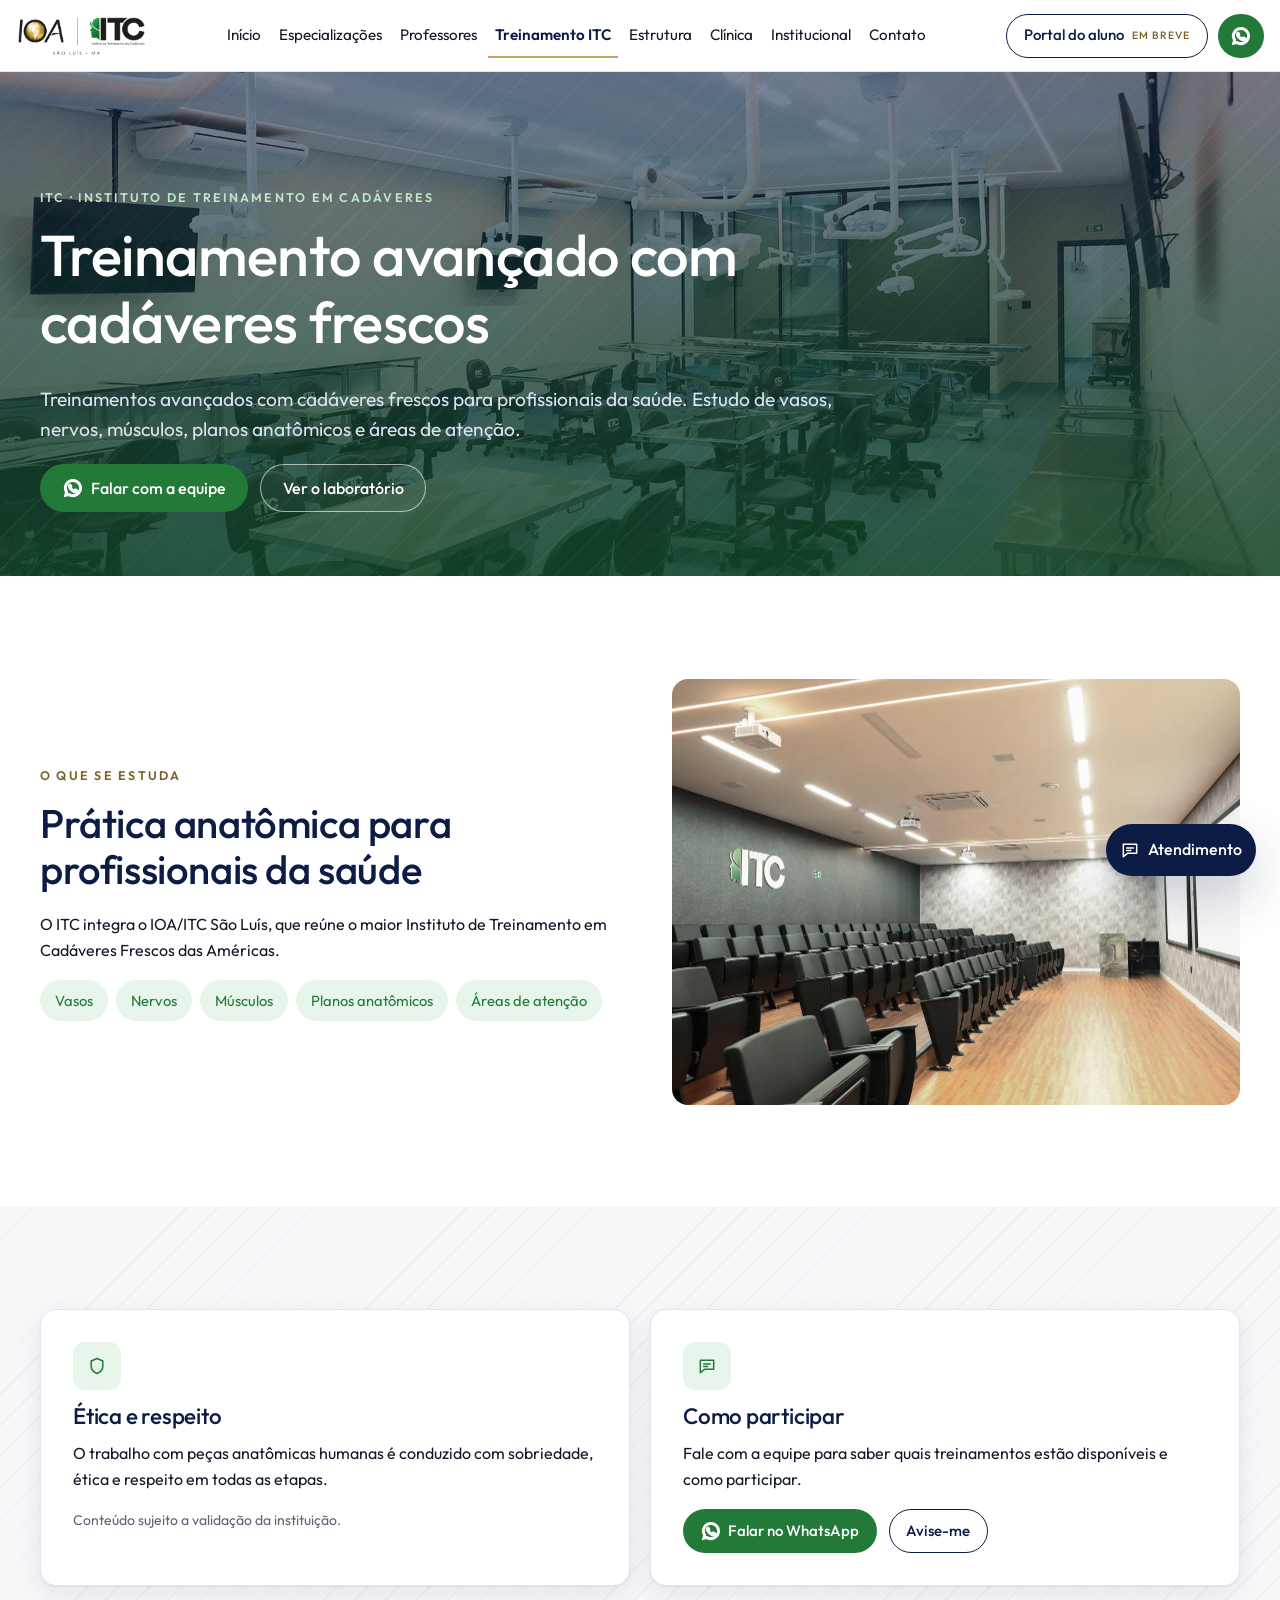
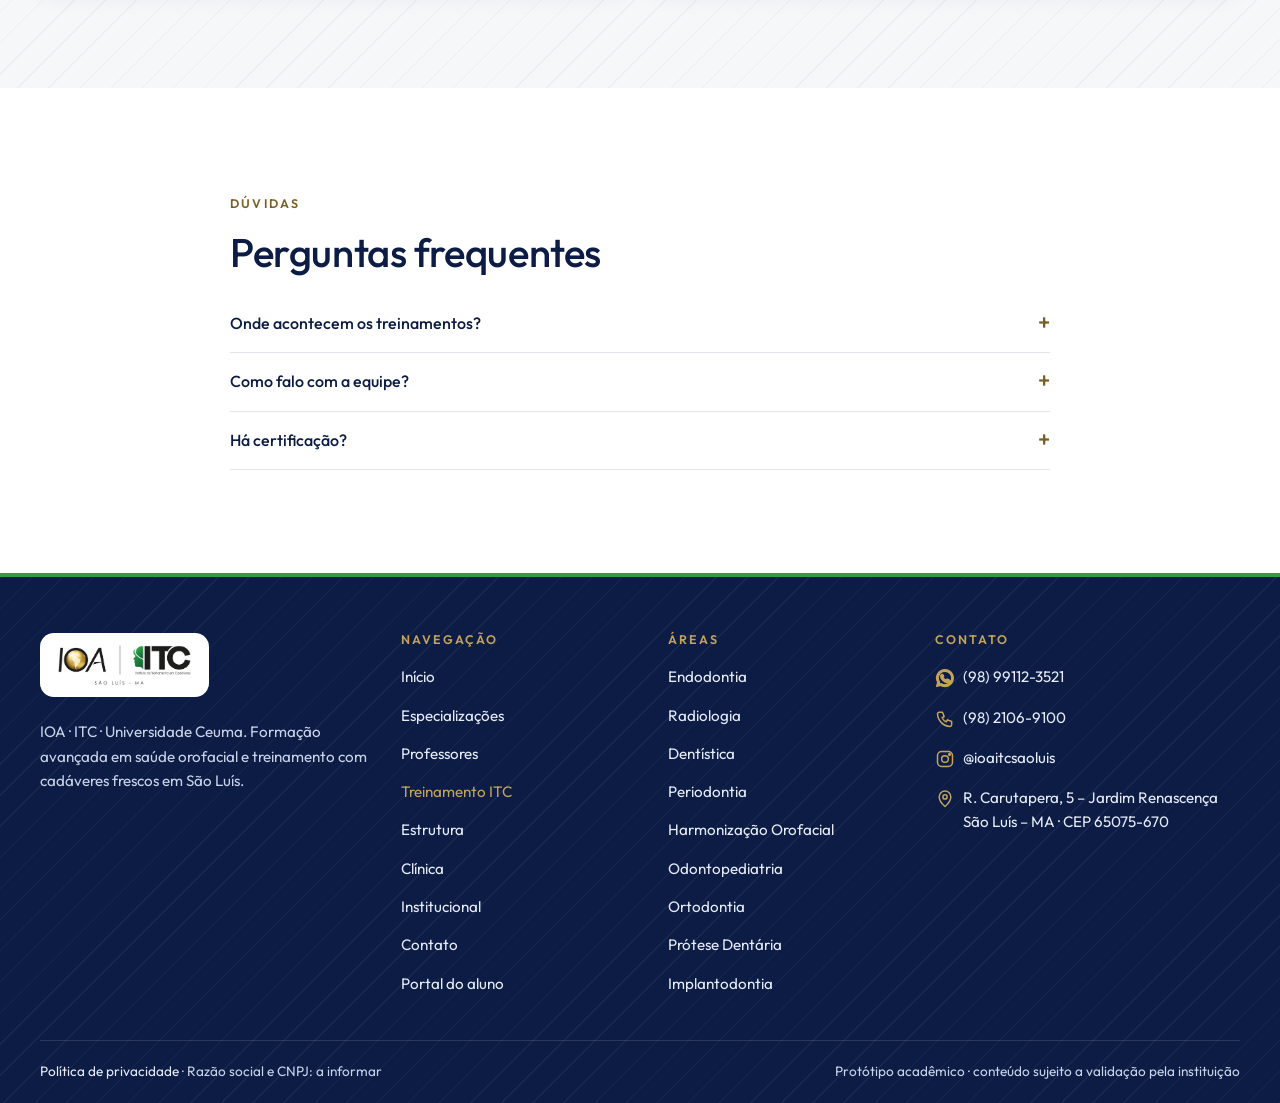
<file: ioa-itc-site/treinamento-itc.html>
<!doctype html>
<html lang="pt-BR">
<head>
  <meta charset="utf-8">
  <meta name="viewport" content="width=device-width, initial-scale=1, viewport-fit=cover">
  <script>(function(d){d.classList.add('js');if(!matchMedia('(prefers-reduced-motion: reduce)').matches&&(!('onpagereveal' in window)||location.protocol==='file:'))d.classList.add('vt-fallback');setTimeout(function(){if(!d.classList.contains('motion'))d.classList.remove('js','vt-fallback')},3000)})(document.documentElement)</script>
  <title>Treinamento ITC com cadáveres frescos · IOA/ITC São Luís</title>
  <meta name="description" content="ITC São Luís: treinamentos avançados com cadáveres frescos para profissionais da saúde. Estudo de vasos, nervos, músculos, planos anatômicos e áreas de atenção.">
  <meta property="og:title" content="Treinamento ITC · IOA/ITC São Luís">
  <meta property="og:image" content="assets/img/fachada-noturna.jpg">
  <link rel="icon" href="assets/img/logo.png">
  <link rel="preconnect" href="https://fonts.googleapis.com">
  <link rel="preconnect" href="https://fonts.gstatic.com" crossorigin>
  <link rel="stylesheet" href="https://fonts.googleapis.com/css2?family=Outfit:wght@300;400;500;600;700&display=swap">
  <link rel="stylesheet" href="css/tokens.css">
  <link rel="stylesheet" href="css/base.css">
  <link rel="stylesheet" href="css/components.css">
  <link rel="stylesheet" href="css/pages.css">
  <link rel="stylesheet" href="css/motion.css">
</head>
<body data-page="itc">
  <div id="site-header"></div>
  <main id="main">
    <section class="phero phero--green">
      <img class="phero__bg" src="assets/img/laboratorio-itc.jpg" alt="" width="1280" height="853" fetchpriority="high">
      <div class="container phero__in">
        <span class="kicker">ITC · Instituto de Treinamento em Cadáveres</span>
        <h1>Treinamento avançado com cadáveres frescos</h1>
        <p class="lead" data-text="itc"></p>
        <div class="btns">
          <a class="btn btn--green" href="https://wa.me/5598991123521" data-wa="Olá! Gostaria de informações sobre os treinamentos do ITC São Luís." data-icon="wa">Falar com a equipe</a>
          <a class="btn btn--ghost-lt" href="estrutura.html?cat=laboratorio">Ver o laboratório</a>
        </div>
      </div>
    </section>

    <section class="section" aria-labelledby="estuda-t">
      <div class="container split">
        <div class="reveal">
          <span class="kicker">O que se estuda</span>
          <h2 id="estuda-t">Prática anatômica para profissionais da saúde</h2>
          <p>O ITC integra o IOA/ITC São Luís, que reúne o maior Instituto de Treinamento em Cadáveres Frescos das Américas.</p>
          <ul class="chips" aria-label="Temas de estudo">
            <li class="chip chip--green">Vasos</li><li class="chip chip--green">Nervos</li><li class="chip chip--green">Músculos</li>
            <li class="chip chip--green">Planos anatômicos</li><li class="chip chip--green">Áreas de atenção</li>
          </ul>
        </div>
        <div class="media split__media reveal">
          <img src="assets/img/auditorio-itc.jpg" alt="Auditório com fileiras de cadeiras e o logotipo do ITC" width="1280" height="853" loading="lazy">
        </div>
      </div>
    </section>

    <section class="section section--paper" aria-labelledby="etica-t">
      <div class="container grid grid--2">
        <div class="card notice reveal">
          <span class="notice__ico" data-icon="shield"></span>
          <h2 id="etica-t" class="h3">Ética e respeito</h2>
          <p>O trabalho com peças anatômicas humanas é conduzido com sobriedade, ética e respeito em todas as etapas.</p>
          <p class="small muted">Conteúdo sujeito a validação da instituição.</p>
        </div>
        <div class="card notice reveal">
          <span class="notice__ico" data-icon="chat"></span>
          <h2 class="h3">Como participar</h2>
          <p>Fale com a equipe para saber quais treinamentos estão disponíveis e como participar.</p>
          <div class="btns">
            <a class="btn btn--green btn--sm" href="https://wa.me/5598991123521" data-wa="Olá! Quero saber como participar dos treinamentos do ITC." data-icon="wa">Falar no WhatsApp</a>
            <button type="button" class="btn btn--ghost btn--sm" data-avise="itc">Avise-me</button>
          </div>
        </div>
      </div>
    </section>

    <section class="section" aria-labelledby="faq-t">
      <div class="container" style="max-width:820px">
        <span class="kicker">Dúvidas</span>
        <h2 id="faq-t">Perguntas frequentes</h2>
        <div class="faq">
          <details><summary>Onde acontecem os treinamentos?</summary>
            <p>Na unidade IOA/ITC São Luís: R. Carutapera, 5 – Jardim Renascença, São Luís – MA, CEP 65075-670. <a href="https://www.google.com/maps/search/?api=1&amp;query=R.%20Carutapera%2C%205%2C%20Jardim%20Renascen%C3%A7a%2C%20S%C3%A3o%20Lu%C3%ADs%20-%20MA%2C%2065075-670" target="_blank" rel="noopener">Como chegar</a>.</p></details>
          <details><summary>Como falo com a equipe?</summary>
            <p>Pelo WhatsApp <a href="https://wa.me/5598991123521" data-wa>(98) 99112-3521</a>, pelo telefone <a href="tel:+559821069100">(98) 2106-9100</a> ou pelo Instagram <a href="https://instagram.com/ioaitcsaoluis" target="_blank" rel="noopener">@ioaitcsaoluis</a>.</p></details>
          <details><summary>Há certificação?</summary><p data-text="certificacao"></p></details>
        </div>
      </div>
    </section>
  </main>
  <div id="site-footer"></div>
  <script src="js/config.js" defer></script>
  <script src="js/data.js" defer></script>
  <script src="js/ui.js" defer></script>
  <script src="js/motion.js" defer></script>
  <script src="js/layout.js" defer></script>
  <script src="js/forms.js" defer></script>
  <script src="js/chatbot.js" defer></script>
</body>
</html>
</file>
<file: ioa-itc-site/css/tokens.css>
:root {
  --navy: #0c1c45;
  --navy-2: #13295f;
  --royal: #1f4fb2;
  --gold: #9c7d33;
  --gold-2: #c3a35c;
  --gold-soft: #f7f1e3;
  --gold-ink: #7a6026;
  --green: #2e9c48;
  --green-dk: #237a38;
  --green-soft: #e7f5eb;
  --ink: #111827;
  --muted: #5b6475;
  --line: #e3e6ed;
  --paper: #f6f7f9;
  --white: #fff;

  --font: 'Outfit', system-ui, -apple-system, 'Segoe UI', Roboto, sans-serif;
  --fs-h1: clamp(2rem, 1.3rem + 3.2vw, 3.6rem);
  --fs-h2: clamp(1.6rem, 1.2rem + 1.7vw, 2.5rem);
  --fs-h3: clamp(1.15rem, 1.05rem + .45vw, 1.4rem);

  --r-sm: 10px;
  --r: 14px;
  --r-lg: 16px;
  --shadow: 0 1px 2px rgb(12 28 69 / .06), 0 8px 24px rgb(12 28 69 / .08);
  --shadow-lg: 0 20px 50px rgb(12 28 69 / .22);
  --header-h: 72px;
  --mbar-h: 64px;
  --safe-b: env(safe-area-inset-bottom, 0px);
  --ease: cubic-bezier(.2, .7, .2, 1);
  --diag: repeating-linear-gradient(135deg, rgb(255 255 255 / .05) 0 1px, transparent 1px 22px);
  --diag-dk: repeating-linear-gradient(135deg, rgb(12 28 69 / .045) 0 1px, transparent 1px 22px);
}
</file>
<file: ioa-itc-site/css/base.css>
*, *::before, *::after { box-sizing: border-box; }
html { -webkit-text-size-adjust: 100%; scroll-behavior: smooth; scroll-padding-top: calc(var(--header-h) + 16px); }
body {
  margin: 0; font-family: var(--font); font-size: 1rem; line-height: 1.6; font-weight: 400;
  color: var(--ink); background: var(--white); overflow-x: hidden;
  padding-top: var(--header-h); padding-bottom: calc(var(--mbar-h) + var(--safe-b));
}
body.no-scroll { overflow: hidden; }
img { max-width: 100%; height: auto; display: block; }
h1, h2, h3, h4 { font-weight: 500; line-height: 1.15; margin: 0 0 .5em; letter-spacing: -.01em; color: var(--navy); }
h1 { font-size: var(--fs-h1); }
h2 { font-size: var(--fs-h2); }
h3 { font-size: var(--fs-h3); }
p { margin: 0 0 1em; }
a { color: var(--royal); text-underline-offset: 3px; }
a:hover { color: var(--navy); }
ul { padding: 0; margin: 0; list-style: none; }
button, input, select, textarea { font: inherit; color: inherit; }
button { cursor: pointer; }
:focus-visible { outline: 3px solid var(--royal); outline-offset: 2px; border-radius: 4px; }
[hidden] { display: none !important; }

.container { width: min(1200px, 100% - 32px); margin-inline: auto; }
.section { padding-block: clamp(56px, 8vw, 104px); }
.section--paper { background: var(--diag-dk), var(--paper); }
.section--navy { background: var(--navy); background-image: var(--diag); color: #dfe5f3; }
.section--navy h2, .section--navy h3 { color: var(--white); }
.kicker {
  display: inline-block; font-size: .78rem; font-weight: 600; letter-spacing: .18em;
  text-transform: uppercase; color: var(--gold-ink); margin-bottom: .9rem;
}
.section--navy .kicker, .hero .kicker { color: var(--gold-2); }
.lead { font-size: clamp(1.05rem, 1rem + .3vw, 1.2rem); color: var(--muted); max-width: 62ch; }
.section--navy .lead { color: #c9d2e8; }
.sec-head { max-width: 720px; margin-bottom: clamp(28px, 4vw, 44px); }
.sec-head--row { max-width: none; display: flex; flex-wrap: wrap; gap: 16px 32px; align-items: end; justify-content: space-between; }
.muted { color: var(--muted); }
.small { font-size: .875rem; }
.sr-only { position: absolute; width: 1px; height: 1px; overflow: hidden; clip: rect(0 0 0 0); white-space: nowrap; }

.skip {
  position: fixed; left: 16px; top: -60px; z-index: 200; background: var(--navy); color: #fff;
  padding: 10px 16px; border-radius: var(--r-sm); text-decoration: none; transition: top .2s;
}
.skip:focus { top: 12px; color: #fff; }

.reveal { opacity: 0; transform: translateY(18px); transition: opacity .7s var(--ease), transform .7s var(--ease); }
.reveal.in { opacity: 1; transform: none; }

@media (min-width: 1080px) {
  body { padding-bottom: 0; }
}
@media (prefers-reduced-motion: reduce) {
  html { scroll-behavior: auto; }
  *, *::before, *::after { animation-duration: .01ms !important; animation-iteration-count: 1 !important; transition-duration: .01ms !important; }
  .reveal { opacity: 1; transform: none; }
}
.section--navy :focus-visible, .site-footer :focus-visible, .hero :focus-visible, .phero :focus-visible,
.lb :focus-visible, .chat__head :focus-visible, .cmp-bar :focus-visible, .visit-band :focus-visible { outline-color: var(--gold-2); }
</file>
<file: ioa-itc-site/css/components.css>
/* Botões */
.btn {
  display: inline-flex; align-items: center; justify-content: center; gap: .5em;
  min-height: 48px; padding: .7em 1.35em; border-radius: 999px; border: 1.5px solid transparent;
  font-weight: 500; text-decoration: none; line-height: 1.2; text-align: center;
  transition: background .2s, color .2s, border-color .2s, transform .2s var(--ease), box-shadow .2s;
}
.btn:hover { transform: translateY(-1px); }
.btn--sm { min-height: 44px; padding: .55em 1.1em; font-size: .94rem; }
.btn--block { width: 100%; }
.btn--navy { background: var(--navy); color: #fff; }
.btn--navy:hover { background: var(--navy-2); color: #fff; }
.btn--gold { background: var(--gold-2); color: var(--navy); }
.btn--gold:hover { background: #d3b674; color: var(--navy); }
.btn--green { background: var(--green-dk); color: #fff; }
.btn--green:hover { background: #1c6a2f; color: #fff; }
.btn--ghost { border-color: currentColor; color: var(--navy); background: transparent; }
.btn--ghost:hover { background: var(--navy); color: #fff; border-color: var(--navy); }
.btn--ghost-lt { border-color: rgb(255 255 255 / .6); color: #fff; background: rgb(255 255 255 / .04); }
.btn--ghost-lt:hover { background: #fff; color: var(--navy); }
.btn[disabled] { opacity: .65; cursor: progress; transform: none; }
.btns { display: flex; flex-wrap: wrap; gap: 12px; }
.icon-btn {
  display: inline-grid; place-items: center; width: 44px; height: 44px; border-radius: 50%;
  border: 1px solid var(--line); background: #fff; color: var(--navy);
}
.icon-btn:hover { background: var(--paper); }
.ico { flex: none; }
.link-arrow { display: inline-flex; gap: .4em; align-items: center; font-weight: 500; text-decoration: none; }

/* Header */
.site-header {
  position: fixed; inset: 0 0 auto; z-index: 50; height: var(--header-h);
  background: rgb(255 255 255 / .94); backdrop-filter: saturate(1.4) blur(10px);
  border-bottom: 1px solid var(--line);
}
.site-header__in { height: 100%; display: flex; align-items: center; gap: 20px; }
.brand img { height: 42px; width: auto; }
.nav { display: none; margin-inline: auto; }
.nav ul { display: flex; gap: 4px; }
.nav__link {
  display: block; padding: 10px 11px; border-radius: 8px; color: var(--ink);
  text-decoration: none; font-size: .95rem; white-space: nowrap;
}
.nav__link:hover { background: var(--paper); color: var(--navy); }
.nav__link[aria-current="page"] { color: var(--navy); font-weight: 600; box-shadow: inset 0 -2px var(--gold-2); border-radius: 0; }
.site-header__cta { display: flex; align-items: center; gap: 10px; margin-left: auto; }
.site-header__cta .btn { display: none; }
.portal-link { display: none; background: none; border: 0; color: var(--muted); font-size: .85rem; padding: 8px; min-height: 44px; }
.portal-link:hover { color: var(--navy); }
.soon { font-size: .7rem; text-transform: uppercase; letter-spacing: .1em; color: var(--gold-ink); }

.mnav {
  position: fixed; inset: 0; z-index: 120; background: #fff; background-image: var(--diag-dk);
  display: flex; flex-direction: column; gap: 18px; padding: 14px 16px calc(24px + var(--safe-b)); overflow-y: auto;
}
.mnav__head { display: flex; justify-content: space-between; align-items: center; }
.mnav__head img { height: 40px; width: auto; }
.mnav__list { display: grid; gap: 2px; margin-top: 8px; }
.mnav__link {
  display: flex; align-items: center; min-height: 52px; padding: 0 6px; font-size: 1.35rem; font-weight: 500;
  color: var(--navy); text-decoration: none; border-bottom: 1px solid var(--line);
}
.mnav__link[aria-current="page"] { color: var(--gold-ink); }
.mnav__portal { min-height: 48px; background: var(--paper); border: 1px dashed var(--line); border-radius: var(--r-sm); color: var(--muted); }
.mnav .btn { margin-top: auto; }

@media (min-width: 600px) { .site-header__cta .btn { display: inline-flex; } }
@media (min-width: 1080px) {
  .nav { display: block; }
  .menu-btn { display: none; }
  .site-header__cta { margin-left: 0; }
}
@media (min-width: 1440px) { .portal-link { display: inline-flex; gap: 6px; align-items: center; } }
@media (min-width: 1080px) and (max-width: 1279px) { .site-header__cta .btn span { display: none; } .site-header__cta .btn { padding-inline: 12px; } }

/* Mobile action bar */
.mbar {
  position: fixed; inset: auto 0 0; z-index: 40; display: grid; grid-template-columns: repeat(3, 1fr);
  background: #fff; border-top: 1px solid var(--line); padding-bottom: var(--safe-b);
  box-shadow: 0 -6px 20px rgb(12 28 69 / .08);
}
.mbar a {
  display: flex; flex-direction: column; align-items: center; justify-content: center; gap: 2px;
  height: var(--mbar-h); color: var(--navy); text-decoration: none; font-size: .78rem; font-weight: 500;
}
.mbar .mbar__wa { color: var(--green-dk); }
@media (min-width: 1080px) { .mbar { display: none; } }

/* Footer */
.site-footer { background: var(--navy); background-image: var(--diag); color: #c9d2e8; border-top: 4px solid var(--green); padding-top: 56px; }
.site-footer a { color: #e6ebf7; text-decoration: none; }
.site-footer a:hover { color: var(--gold-2); text-decoration: underline; }
.site-footer__grid { display: grid; gap: 32px; grid-template-columns: 1fr; padding-bottom: 40px; }
.site-footer__txt { margin-top: 16px; max-width: 34ch; font-size: .95rem; }
.plate { display: inline-block; background: #fff; border-radius: var(--r); padding: 10px 16px; }
.plate img { height: 44px; width: auto; }
.foot-h { color: var(--gold-2); font-size: .78rem; letter-spacing: .16em; text-transform: uppercase; font-weight: 600; margin-bottom: 14px; }
.foot-list { display: grid; gap: 6px; font-size: .95rem; }
.foot-list a { display: inline-flex; gap: 8px; align-items: flex-start; padding-block: 4px; }
.foot-list--ico .ico { margin-top: 3px; color: var(--gold-2); }
.site-footer__base { border-top: 1px solid rgb(255 255 255 / .12); padding-block: 20px; font-size: .85rem; display: flex; flex-wrap: wrap; gap: 4px 24px; justify-content: space-between; }
.site-footer__base p { margin: 0; }
@media (min-width: 600px) { .site-footer__grid { grid-template-columns: 1fr 1fr; } }
@media (min-width: 900px) { .site-footer__grid { grid-template-columns: 1.4fr 1fr 1fr 1.3fr; } }

/* Cards, tags, chips */
.card { background: #fff; border: 1px solid var(--line); border-radius: var(--r-lg); box-shadow: var(--shadow); }
.grid { display: grid; gap: 20px; }
@media (min-width: 600px) { .grid--2, .grid--3, .grid--4 { grid-template-columns: repeat(2, 1fr); } }
@media (min-width: 900px) { .grid--3 { grid-template-columns: repeat(3, 1fr); } .grid--4 { grid-template-columns: repeat(4, 1fr); } }

.tag {
  display: inline-block; font-size: .74rem; font-weight: 600; letter-spacing: .08em; text-transform: uppercase;
  padding: 4px 10px; border-radius: 999px; background: var(--gold-soft); color: var(--gold-ink);
}
.tag--lt { background: rgb(255 255 255 / .14); color: #fff; }
.chips { display: flex; flex-wrap: wrap; gap: 8px; }
.chip { padding: 8px 14px; border-radius: 999px; border: 1px solid currentColor; font-size: .92rem; }
.chip--green { color: var(--green-dk); background: var(--green-soft); border-color: transparent; }

.course-card { padding: 24px; display: flex; flex-direction: column; gap: 10px; transition: transform .25s var(--ease), box-shadow .25s; position: relative; }
.course-card:hover { transform: translateY(-3px); box-shadow: var(--shadow-lg); }
.course-card__tags { display: flex; flex-wrap: wrap; gap: 6px; }
.course-card__title { font-size: 1.2rem; margin: 6px 0 0; }
.course-card__title a { color: var(--navy); text-decoration: none; }
.course-card__title a:hover { text-decoration: underline; }
.course-card__meta { color: var(--muted); font-size: .92rem; margin: 0; }
.course-card__note { margin: auto 0 0; padding-top: 8px; font-weight: 500; color: var(--gold-ink); font-size: .95rem; }
.course-card__foot { display: flex; align-items: center; justify-content: space-between; gap: 12px; flex-wrap: wrap; border-top: 1px solid var(--line); padding-top: 16px; }
.check-compare { display: inline-flex; align-items: center; gap: 8px; min-height: 44px; font-size: .92rem; color: var(--muted); cursor: pointer; }
.check-compare input { width: 18px; height: 18px; accent-color: var(--navy); }

.path-card { padding: 26px; text-decoration: none; color: var(--ink); display: flex; flex-direction: column; gap: 10px; transition: transform .25s var(--ease), box-shadow .25s, border-color .25s; }
.path-card:hover { transform: translateY(-3px); box-shadow: var(--shadow-lg); color: var(--ink); border-color: var(--gold-2); }
.path-card__ico { width: 48px; height: 48px; border-radius: 12px; display: grid; place-items: center; background: var(--gold-soft); color: var(--gold-ink); }
.path-card--green .path-card__ico { background: var(--green-soft); color: var(--green-dk); }
.path-card--navy .path-card__ico { background: #e7ecf8; color: var(--royal); }
.path-card h3 { margin: 6px 0 0; }
.path-card p { margin: 0; color: var(--muted); font-size: .96rem; }
.path-card .link-arrow { margin-top: auto; padding-top: 6px; color: var(--royal); }

/* Pílula de endereço */
.pill-gold {
  display: inline-flex; align-items: center; gap: 10px; padding: 12px 20px; border-radius: 999px;
  background: var(--gold-soft); color: var(--navy); border: 1px solid var(--gold-2); font-weight: 500;
}
.pill-gold .ico { color: var(--gold-ink); }

/* Media com overlay */
.media { position: relative; border-radius: var(--r-lg); overflow: hidden; background: var(--paper); }
.media img { width: 100%; height: 100%; object-fit: cover; }

/* Skeleton e vazio */
.skel { border-radius: var(--r-lg); min-height: 240px; background: linear-gradient(90deg, var(--paper) 25%, #eceff4 50%, var(--paper) 75%) 0 0 / 300% 100%; animation: skel 1.3s linear infinite; }
@keyframes skel { to { background-position: -150% 0; } }
.empty { text-align: center; padding: 48px 24px; border: 1px dashed var(--line); border-radius: var(--r-lg); background: var(--paper); }
.empty h3 { margin-bottom: 8px; }
.empty .btns { justify-content: center; margin-top: 18px; }

/* Modal */
.modal { position: fixed; inset: 0; z-index: 150; display: grid; place-items: end center; }
.modal__backdrop { position: absolute; inset: 0; background: rgb(12 28 69 / .6); opacity: 0; transition: opacity .25s; }
.modal__box {
  position: relative; width: 100%; max-height: 92vh; overflow: auto; background: #fff;
  border-radius: var(--r-lg) var(--r-lg) 0 0; padding: 20px 20px calc(24px + var(--safe-b));
  transform: translateY(24px); opacity: 0; transition: transform .3s var(--ease), opacity .3s;
}
.modal.is-open .modal__backdrop { opacity: 1; }
.modal.is-open .modal__box { transform: none; opacity: 1; }
.modal__head { display: flex; justify-content: space-between; align-items: center; gap: 16px; margin-bottom: 12px; }
.modal__title { font-size: 1.3rem; margin: 0; }
.modal__body > *:last-child { margin-bottom: 0; }
@media (min-width: 600px) {
  .modal { place-items: center; padding: 24px; }
  .modal__box { width: min(560px, 100%); border-radius: var(--r-lg); padding: 28px; }
  .modal__box--wide { width: min(980px, 100%); }
}

/* Formulários */
.form { display: grid; gap: 16px; }
.form__row { display: grid; gap: 16px; }
@media (min-width: 600px) { .form__row { grid-template-columns: 1fr 1fr; } }
.field { display: grid; gap: 6px; }
.field label, .field legend { font-weight: 500; font-size: .95rem; color: var(--navy); }
.field .opt { color: var(--muted); font-weight: 400; }
.input {
  width: 100%; min-height: 48px; padding: 10px 14px; border-radius: var(--r-sm); border: 1.5px solid #cdd3df;
  background: #fff; transition: border-color .2s, box-shadow .2s;
}
.input:focus { outline: none; border-color: var(--royal); box-shadow: 0 0 0 3px rgb(31 79 178 / .18); }
.input[aria-invalid="true"] { border-color: #b42318; }
.err { color: #b42318; font-size: .86rem; min-height: 0; }
.err:empty { display: none; }
.check { display: flex; gap: 10px; align-items: flex-start; font-size: .92rem; color: var(--muted); }
.check input { width: 20px; height: 20px; margin-top: 2px; accent-color: var(--navy); flex: none; }
.form__note { font-size: .86rem; color: var(--muted); margin: 0; }
.form__status { border-radius: var(--r); padding: 18px; }
.form__status--ok { background: var(--green-soft); color: #14532d; }
.form__status--warn { background: var(--gold-soft); color: #5c4a1c; }
.form__status--err { background: #fdecea; color: #7a1a12; }
.form__status h3 { color: inherit; font-size: 1.15rem; margin-bottom: 6px; }
.form__status .btns { margin-top: 12px; }
.spinner { width: 18px; height: 18px; border-radius: 50%; border: 2px solid rgb(255 255 255 / .4); border-top-color: #fff; animation: spin .8s linear infinite; }
@keyframes spin { to { transform: rotate(360deg); } }

/* Tabs */
.tabs__list { display: flex; gap: 4px; overflow-x: auto; border-bottom: 1px solid var(--line); scrollbar-width: thin; }
.tabs__btn {
  flex: none; min-height: 48px; padding: 0 16px; border: 0; background: none; color: var(--muted);
  font-weight: 500; border-bottom: 3px solid transparent; margin-bottom: -1px;
}
.tabs__btn[aria-selected="true"] { color: var(--navy); border-bottom-color: var(--gold-2); }
.tabs__panel { padding-top: 24px; }
.tabs__panel:focus-visible { outline-offset: 6px; }

/* Faq */
.faq details { border-bottom: 1px solid var(--line); }
.faq summary { cursor: pointer; padding: 16px 0; font-weight: 500; color: var(--navy); list-style: none; display: flex; justify-content: space-between; gap: 16px; }
.faq summary::-webkit-details-marker { display: none; }
.faq summary::after { content: '+'; font-size: 1.4rem; line-height: 1; color: var(--gold-ink); }
.faq details[open] summary::after { content: '−'; }
.faq details p { color: var(--muted); }

/* Utilitários */
.h3 { font-size: var(--fs-h3); }
textarea.input { min-height: 120px; resize: vertical; }
.badge { display: inline-block; font-size: .72rem; font-weight: 600; letter-spacing: .1em; text-transform: uppercase; padding: 4px 10px; border-radius: 999px; background: var(--gold-soft); color: var(--gold-ink); border: 1px solid var(--gold-2); margin-bottom: 12px; }
.notice { padding: clamp(22px, 4vw, 32px); }
.notice__ico { width: 48px; height: 48px; border-radius: 12px; display: grid; place-items: center; background: var(--green-soft); color: var(--green-dk); margin-bottom: 14px; }

/* Chatbot */
.chat-fab {
  position: fixed; right: 16px; bottom: calc(var(--mbar-h) + var(--safe-b) + 14px); z-index: 60;
  display: inline-flex; align-items: center; gap: 8px; min-height: 52px; min-width: 52px; justify-content: center;
  padding: 0 14px; border-radius: 999px; border: 0; background: var(--navy); color: #fff; box-shadow: var(--shadow-lg); font-weight: 500;
}
.chat-fab span { display: none; }
.chat-fab:hover { background: var(--navy-2); }
body.has-cmp .chat-fab { bottom: calc(var(--mbar-h) + var(--safe-b) + 150px); }
body.has-course-bar .chat-fab { bottom: calc(80px + var(--safe-b)); }
.chat {
  position: fixed; inset: 0; z-index: 140; background: #fff; display: grid; grid-template-rows: auto 1fr auto auto auto;
  padding-bottom: var(--safe-b);
}
.chat__head { display: flex; justify-content: space-between; align-items: center; padding: 12px 16px; background: var(--navy); color: #fff; }
.chat__head .icon-btn { background: transparent; color: #fff; border-color: rgb(255 255 255 / .3); }
.chat__t { margin: 0; font-weight: 600; }
.chat__s { margin: 0; font-size: .82rem; color: #c9d2e8; }
.chat__log { list-style: none; margin: 0; overflow-y: auto; padding: 16px; display: flex; flex-direction: column; gap: 10px; background: var(--paper); }
.msg { max-width: 86%; padding: 10px 14px; border-radius: 14px; font-size: .95rem; line-height: 1.5; }
.msg--bot { background: #fff; border: 1px solid var(--line); border-bottom-left-radius: 4px; align-self: flex-start; }
.msg--me { background: var(--navy); color: #fff; border-bottom-right-radius: 4px; align-self: flex-end; }
.msg ul { list-style: disc; padding-left: 18px; margin: 6px 0; }
.msg .btn { margin-top: 8px; }
.msg--typing { display: inline-flex; gap: 4px; }
.msg--typing i { width: 7px; height: 7px; border-radius: 50%; background: var(--muted); animation: dot 1s infinite; }
.msg--typing i:nth-child(2) { animation-delay: .15s; }
.msg--typing i:nth-child(3) { animation-delay: .3s; }
@keyframes dot { 50% { opacity: .25; transform: translateY(-2px); } }
.chat__quick { display: flex; gap: 6px; overflow-x: auto; padding: 10px 16px 0; }
.chat__quick .filter-chip { min-height: 40px; font-size: .86rem; }
.chat__form { display: flex; gap: 8px; padding: 10px 16px; }
.chat__send { flex: none; width: 48px; height: 48px; background: var(--navy); color: #fff; border: 0; }
.chat__send:hover { background: var(--navy-2); }
.chat__handoff { margin: 0 16px 14px; width: auto; }
@media (min-width: 600px) {
  .chat-fab span { display: inline; }
  .chat { inset: auto 20px calc(var(--mbar-h) + var(--safe-b) + 80px) auto; width: 380px; height: min(600px, calc(100vh - 220px)); border-radius: var(--r-lg); overflow: hidden; box-shadow: var(--shadow-lg); border: 1px solid var(--line); }
}
@media (min-width: 1080px) {
  .chat-fab, body.has-course-bar .chat-fab { bottom: 24px; right: 24px; }
  body.has-cmp .chat-fab { bottom: 100px; }
  .chat { bottom: 92px; right: 24px; }
}
.foot-portal { background: none; border: 0; padding: 4px 0; min-height: 44px; color: #e6ebf7; text-align: left; }
.foot-portal:hover { color: var(--gold-2); text-decoration: underline; }
.foot-portal .soon { color: var(--gold-2); }
.cmp-x { width: 44px; height: 44px; }
.chat__quick .filter-chip { min-height: 44px; }

/* Header com 8 links no menu */
.site-header__in { width: min(1440px, 100% - 32px); }
@media (min-width: 1080px) and (max-width: 1279px) { .nav__link { padding-inline: 7px; } }

/* Header com botão "Portal do aluno" */
.site-header__cta .portal-btn { display: none; gap: 8px; }
.portal-btn .soon { font-size: .66rem; }
.portal-btn:hover .soon, .portal-btn[aria-current="page"] .soon { color: var(--gold-2); }
.portal-btn[aria-current="page"] { background: var(--navy); color: #fff; border-color: var(--navy); }
@media (min-width: 900px) { .site-header__cta .portal-btn { display: inline-flex; } }
@media (min-width: 1080px) and (max-width: 1279px) {
  .nav { display: none; }
  .menu-btn { display: inline-grid; }
  .site-header__cta { margin-left: auto; }
}
@media (min-width: 1080px) and (max-width: 1599px) {
  .site-header__cta .btn--green span { display: none; }
  .site-header__cta .btn--green { padding-inline: 12px; }
  .site-header__cta .portal-btn span { display: inline; }
  .nav__link { padding-inline: 7px; }
}
.mnav__portal { display: flex; align-items: center; justify-content: center; gap: 8px; text-decoration: none; }
.mnav__portal[aria-current="page"] { border-style: solid; border-color: var(--navy); color: var(--navy); }
.site-footer a[aria-current="page"] { color: var(--gold-2); }

/* Página do portal */
.login-card { padding: clamp(24px, 4vw, 36px); display: grid; gap: 16px; }
.login-card h2 { margin: 0; }
.login-card .form__status { margin: 0; }
.login-card .field { opacity: .55; }
.login-card .input:disabled { background: var(--paper); cursor: not-allowed; }
.login-card .btn[disabled] { opacity: .55; cursor: not-allowed; }
.login-card .link-arrow { justify-self: start; min-height: 44px; }
</file>
<file: ioa-itc-site/css/pages.css>
/* Hero da Home */
.hero { position: relative; min-height: min(88vh, 760px); display: grid; align-items: end; color: #fff; overflow: hidden; isolation: isolate; }
.hero__bg, .phero__bg { position: absolute; inset: 0; width: 100%; height: 100%; object-fit: cover; z-index: -2; }
.hero__bg { object-position: 50% 40%; animation: zoom 18s var(--ease) both; }
@keyframes zoom { from { transform: scale(1.08); } }
.hero::before, .phero::before {
  content: ''; position: absolute; inset: 0; z-index: -1;
  background: var(--diag), linear-gradient(180deg, rgb(12 28 69 / .35) 0%, rgb(12 28 69 / .78) 55%, rgb(12 28 69 / .95) 100%);
}
.hero__in { padding-block: 120px 64px; max-width: 820px; margin-inline: max(16px, (100% - 1200px) / 2); }
.hero h1 { color: #fff; margin-bottom: .35em; }
.hero .lead { color: #dbe2f2; margin-bottom: 1.8em; }
.hero .pill-gold { margin-top: 28px; background: rgb(12 28 69 / .55); color: #fff; border-color: rgb(195 163 92 / .7); font-size: .92rem; }
.hero .pill-gold .ico { color: var(--gold-2); }
.anim-up { animation: up .9s var(--ease) both; }
.anim-up:nth-child(2) { animation-delay: .1s; } .anim-up:nth-child(3) { animation-delay: .2s; } .anim-up:nth-child(4) { animation-delay: .3s; } .anim-up:nth-child(5) { animation-delay: .4s; }
@keyframes up { from { opacity: 0; transform: translateY(20px); } }

/* Hero interno */
.phero { position: relative; color: #fff; isolation: isolate; overflow: hidden; }
.phero__bg { object-position: 50% 55%; }
.phero__in { padding-block: clamp(64px, 10vw, 112px) clamp(40px, 6vw, 64px); max-width: 860px; margin-inline: max(16px, (100% - 1200px) / 2); }
.phero h1 { color: #fff; }
.phero .lead { color: #dbe2f2; }
.phero .chips { margin-bottom: 14px; }
.phero--plain { background: var(--navy); }
.phero--plain::before { background: var(--diag); }
.crumbs { font-size: .88rem; color: #c9d2e8; margin-bottom: 18px; }
.crumbs a { color: #fff; }

/* Split texto/foto */
.split { display: grid; gap: clamp(28px, 5vw, 64px); align-items: center; }
.split__media { aspect-ratio: 4 / 3; }
.split__media--tall { aspect-ratio: 3 / 4; max-height: 620px; }
.split__media--tall img { object-position: 50% 40%; }
@media (min-width: 900px) {
  .split { grid-template-columns: 1fr 1fr; }
  .split--narrow-media { grid-template-columns: 1.25fr .75fr; }
  .split--rev .split__media { order: -1; }
}
.quote { margin: 0; padding: 4px 0 4px 22px; border-left: 3px solid var(--gold-2); font-size: 1.08rem; color: var(--ink); }
.section--navy .quote { color: #e6ebf7; }

/* Números */
.stats { display: grid; grid-template-columns: repeat(2, 1fr); gap: 1px; background: rgb(255 255 255 / .12); border-radius: var(--r-lg); overflow: hidden; }
.stat { background: var(--navy); padding: 28px 20px; text-align: center; }
.stat:last-child { grid-column: 1 / -1; }
.stat__n { display: block; font-size: clamp(2rem, 1.4rem + 2.4vw, 3rem); font-weight: 500; color: var(--gold-2); line-height: 1.1; font-variant-numeric: tabular-nums; }
.stat__l { text-transform: uppercase; letter-spacing: .14em; font-size: .8rem; color: #c9d2e8; }
.stats-note { margin-top: 16px; font-size: .88rem; color: #aab5cf; }
@media (min-width: 900px) { .stats { grid-template-columns: repeat(5, 1fr); } .stat:last-child { grid-column: auto; } }

/* Bloco ITC */
.itc-block { background: var(--green-soft); background-image: var(--diag-dk); border-top: 4px solid var(--green); }
.itc-block .kicker { color: var(--green-dk); }
.itc-block .split__media { box-shadow: var(--shadow-lg); }
.itc-block .btn--green { margin-top: 8px; }

/* Mosaico */
.mosaic { display: grid; gap: 12px; grid-template-columns: 1fr 1fr; }
.mosaic a { display: block; border-radius: var(--r); overflow: hidden; aspect-ratio: 4 / 3; position: relative; }
.mosaic a:first-child { grid-column: 1 / -1; aspect-ratio: 16 / 9; }
.mosaic img { width: 100%; height: 100%; object-fit: cover; transition: transform .6s var(--ease); }
.mosaic a:hover img { transform: scale(1.05); }
.mosaic span { position: absolute; left: 10px; bottom: 10px; background: rgb(12 28 69 / .82); color: #fff; font-size: .82rem; padding: 4px 10px; border-radius: 999px; }
@media (min-width: 900px) {
  .mosaic { grid-template-columns: 2fr 1fr 1fr; grid-template-rows: 1fr 1fr; height: 460px; }
  .mosaic a { aspect-ratio: auto; }
  .mosaic a:first-child { grid-column: 1; grid-row: 1 / 3; aspect-ratio: auto; }
  .mosaic a:nth-child(4) { grid-column: 2 / 4; }
}

/* Faixa clínica */
.gold-band { background: var(--gold-soft); background-image: var(--diag-dk); border-block: 1px solid #ead9b0; }
.gold-band__in { display: grid; gap: 20px; align-items: center; padding-block: 48px; }
.gold-band h2 { margin: 0 0 .3em; }
.gold-band p { margin: 0; color: #5c4a1c; }
@media (min-width: 900px) { .gold-band__in { grid-template-columns: 1fr auto; } }

/* Localização e formulário */
.loc { display: grid; gap: 32px; }
.loc__card { padding: clamp(24px, 4vw, 40px); }
.loc__card .btns { margin-top: 20px; }
.form-card { padding: clamp(24px, 4vw, 40px); }
@media (min-width: 900px) { .loc { grid-template-columns: 1fr 1fr; align-items: start; } }

/* Galeria */
.filterbar { display: flex; gap: 8px; overflow-x: auto; padding-bottom: 8px; margin-bottom: 20px; scrollbar-width: thin; }
.filter-chip {
  flex: none; min-height: 44px; padding: 0 16px; border-radius: 999px; border: 1px solid var(--line);
  background: #fff; color: var(--navy); font-weight: 500; display: inline-flex; align-items: center; gap: 8px;
}
.filter-chip span { font-size: .78rem; color: var(--muted); }
.filter-chip:hover { border-color: var(--navy); }
.filter-chip[aria-pressed="true"] { background: var(--navy); color: #fff; border-color: var(--navy); }
.filter-chip[aria-pressed="true"] span { color: var(--gold-2); }
.g-grid { columns: 1; column-gap: 16px; }
.g-item { break-inside: avoid; margin: 0 0 16px; }
.g-item__btn { display: block; width: 100%; padding: 0; border: 0; border-radius: var(--r); overflow: hidden; background: var(--paper); cursor: zoom-in; }
.g-item__btn img { width: 100%; aspect-ratio: 3 / 2; object-fit: cover; transition: transform .6s var(--ease); }
.g-item--tall .g-item__btn img { aspect-ratio: 2 / 3; }
.g-item__btn:hover img { transform: scale(1.04); }
.g-item figcaption { padding: 8px 2px 0; font-size: .94rem; color: var(--ink); display: flex; gap: 10px; align-items: baseline; flex-wrap: wrap; }
.g-item__cat { font-size: .72rem; letter-spacing: .12em; text-transform: uppercase; color: var(--gold-ink); font-weight: 600; }
@media (min-width: 600px) { .g-grid { columns: 2; } }
@media (min-width: 900px) { .g-grid { columns: 3; } }

.lb { position: fixed; inset: 0; z-index: 160; background: rgb(8 18 44 / .96); display: grid; grid-template-rows: auto 1fr; padding-bottom: var(--safe-b); }
.lb__top { display: flex; justify-content: space-between; align-items: center; padding: 10px 12px; color: #fff; }
.lb__count { font-variant-numeric: tabular-nums; font-size: .95rem; padding-left: 6px; }
.lb__fig { margin: 0; display: grid; place-items: center; align-content: center; gap: 12px; padding: 0 12px 24px; min-height: 0; }
.lb__img { max-width: 100%; max-height: calc(100vh - 140px); width: auto; height: auto; object-fit: contain; border-radius: var(--r-sm); opacity: 0; transition: opacity .35s; }
.lb__img.is-in { opacity: 1; }
.lb__cap { color: #dfe5f3; text-align: center; }
.lb__btn { width: 48px; height: 48px; display: grid; place-items: center; border-radius: 50%; border: 1px solid rgb(255 255 255 / .3); background: rgb(255 255 255 / .08); color: #fff; }
.lb__btn:hover { background: rgb(255 255 255 / .2); }
.lb__nav { position: absolute; top: 50%; transform: translateY(-50%); }
.lb__nav--prev { left: 12px; } .lb__nav--next { right: 12px; }
@media (max-width: 599px) { .lb__nav { top: auto; bottom: calc(16px + var(--safe-b)); transform: none; } .lb__fig { padding-bottom: 80px; } }
@media (min-width: 900px) { .lb__fig { padding-inline: 88px; } .lb__nav--prev { left: 24px; } .lb__nav--next { right: 24px; } }

.visit-band { background: var(--navy); background-image: var(--diag); color: #dfe5f3; border-radius: var(--r-lg); padding: clamp(28px, 5vw, 48px); display: grid; gap: 20px; align-items: center; }
.visit-band h2 { color: #fff; margin-bottom: .2em; }
.visit-band p { margin: 0; }
@media (min-width: 900px) { .visit-band { grid-template-columns: 1fr auto; } }

/* Catálogo */
.cat-tools { display: grid; gap: 12px; grid-template-columns: 1fr auto; align-items: end; margin-bottom: 20px; }
.search { position: relative; grid-column: 1 / -1; }
.search .ico { position: absolute; left: 14px; top: 50%; transform: translateY(-50%); color: var(--muted); }
.search .input { padding-left: 44px; }
.cat-tools .field { min-width: 0; }
.filters-btn { display: inline-flex; }
.cat-count { font-size: .95rem; color: var(--muted); margin: 0 0 16px; }
.cat-layout { display: grid; gap: 28px; }
.filters {
  position: fixed; inset: auto 0 0; z-index: 130; background: #fff; border-radius: var(--r-lg) var(--r-lg) 0 0;
  max-height: 80vh; overflow: auto; padding: 20px 16px calc(16px + var(--safe-b)); box-shadow: var(--shadow-lg);
  transform: translateY(105%); visibility: hidden; transition: transform .3s var(--ease), visibility 0s .3s;
}
.filters.is-open { transform: none; visibility: visible; transition: transform .3s var(--ease); }
.filters__scrim { display: none; }
.filters.is-open + .filters__scrim { display: block; position: fixed; inset: 0; z-index: 125; background: rgb(12 28 69 / .5); }
.filters__head { display: flex; justify-content: space-between; align-items: center; margin-bottom: 8px; }
.filters h2 { font-size: 1.05rem; margin: 0; }
.filters__foot { position: sticky; bottom: calc(-16px - var(--safe-b)); background: #fff; padding-top: 12px; display: grid; grid-template-columns: 1fr 1fr; gap: 10px; }
.fcheck { display: flex; align-items: center; gap: 10px; min-height: 44px; padding: 0 4px; border-radius: 8px; cursor: pointer; }
.fcheck:hover { background: var(--paper); }
.fcheck input { width: 20px; height: 20px; accent-color: var(--navy); }
.fcheck__n { margin-left: auto; font-size: .8rem; background: var(--paper); border-radius: 999px; padding: 2px 9px; color: var(--muted); }
.results { grid-template-columns: 1fr; }
@media (min-width: 600px) { .results { grid-template-columns: repeat(2, 1fr); } .search { grid-column: auto; } .cat-tools { grid-template-columns: 1fr 220px auto; } }
@media (min-width: 900px) {
  .cat-tools { grid-template-columns: 1fr 240px; }
  .filters-btn, .filters__head .icon-btn, .filters__foot { display: none; }
  .cat-layout { grid-template-columns: 250px 1fr; align-items: start; }
  .filters { position: sticky; top: calc(var(--header-h) + 20px); transform: none; visibility: visible; box-shadow: none; border: 1px solid var(--line); border-radius: var(--r-lg); max-height: none; padding: 20px; z-index: 1; transition: none; }
}
@media (min-width: 1080px) { .results { grid-template-columns: repeat(3, 1fr); } }

.cmp-bar {
  position: fixed; left: 0; right: 0; bottom: calc(var(--mbar-h) + var(--safe-b)); z-index: 45;
  background: var(--navy); color: #fff; padding: 12px 0; box-shadow: 0 -8px 24px rgb(12 28 69 / .25);
}
.cmp-bar__in { display: flex; flex-wrap: wrap; gap: 10px 16px; align-items: center; }
.cmp-bar__t { font-weight: 500; }
.cmp-bar ul { display: flex; flex-wrap: wrap; gap: 6px; flex: 1 1 100%; order: 3; }
.cmp-bar li { display: inline-flex; align-items: center; gap: 4px; background: rgb(255 255 255 / .1); border-radius: 999px; padding-left: 12px; font-size: .84rem; max-width: 100%; }
.cmp-bar li span { overflow: hidden; text-overflow: ellipsis; white-space: nowrap; max-width: 30ch; }
.cmp-x { width: 36px; height: 36px; display: grid; place-items: center; background: none; border: 0; color: #fff; border-radius: 50%; }
.cmp-x .ico { width: 16px; height: 16px; }
.cmp-bar__act { margin-left: auto; display: flex; gap: 8px; }
.cmp-bar .btn--ghost-lt { min-height: 44px; }
.cmp-msg { flex: 1 1 100%; order: 4; margin: 0; font-size: .85rem; color: var(--gold-2); }
.cmp-msg:empty { display: none; }
body.has-cmp { padding-bottom: calc(var(--mbar-h) + var(--safe-b) + 150px); }
@media (min-width: 900px) { .cmp-bar ul { flex: 1; order: 0; } }
@media (min-width: 1080px) { .cmp-bar { bottom: 0; } body.has-cmp { padding-bottom: 90px; } }
.cmp-wrap { overflow-x: auto; }
.cmp-table { width: 100%; border-collapse: collapse; min-width: 560px; font-size: .94rem; }
.cmp-table th, .cmp-table td { text-align: left; vertical-align: top; padding: 12px; border-bottom: 1px solid var(--line); }
.cmp-table thead th { color: var(--navy); font-weight: 500; background: var(--paper); }
.cmp-table tbody th { color: var(--muted); font-weight: 500; width: 120px; }

/* Página da especialização */
.course-layout { display: grid; gap: 32px; padding-block: 40px 64px; }
.side-box { padding: 24px; display: grid; gap: 12px; }
.side-box .kicker { margin: 0; }
.side-box__t { font-size: 1.5rem; font-weight: 500; color: var(--navy); margin: 0; }
.side-box p.small { margin: 0 0 6px; }
.side-box__addr { display: flex; gap: 8px; font-size: .88rem; color: var(--muted); margin: 6px 0 0; }
.course-side { display: none; }
.course-bar {
  position: fixed; inset: auto 0 0; z-index: 42; display: grid; grid-template-columns: 1.3fr 1fr; gap: 8px;
  padding: 10px 16px calc(10px + var(--safe-b)); background: #fff; border-top: 1px solid var(--line); box-shadow: 0 -6px 20px rgb(12 28 69 / .1);
}
body.has-course-bar .mbar { display: none; }
.facts { display: grid; gap: 12px; margin: 24px 0; grid-template-columns: 1fr 1fr; }
.facts div { background: var(--paper); border-radius: var(--r-sm); padding: 14px; }
.facts dt { font-size: .76rem; letter-spacing: .12em; text-transform: uppercase; color: var(--muted); }
.facts dd { margin: 4px 0 0; font-weight: 500; color: var(--navy); }
.list-check { display: grid; gap: 10px; margin-bottom: 18px; }
.list-check li { display: flex; gap: 10px; align-items: center; }
.list-check .ico { color: var(--green-dk); }
@media (min-width: 900px) {
  .course-layout { grid-template-columns: 1fr 340px; align-items: start; gap: 48px; }
  .course-side { display: block; position: sticky; top: calc(var(--header-h) + 24px); margin-top: 8px; }
  .course-bar { display: none; }
  body.has-course-bar { padding-bottom: 0; }
}
@media (min-width: 900px) and (max-width: 1079px) { body.has-course-bar .mbar { display: grid; } body.has-course-bar { padding-bottom: calc(var(--mbar-h) + var(--safe-b)); } }

.nf__in { text-align: center; max-width: 640px; }
.nf__in .lead { margin-inline: auto; }
.nf__in .btns { justify-content: center; margin-top: 24px; }

/* Páginas internas */
.phero--green::before { background: var(--diag), linear-gradient(180deg, rgb(12 28 69 / .55), rgb(20 70 40 / .88)); }
.phero--green .kicker { color: #bfe8c9; }
.svc-grid { display: grid; gap: 12px; grid-template-columns: 1fr; }
.svc {
  width: 100%; min-height: 64px; display: flex; align-items: center; gap: 12px; padding: 14px 18px; text-align: left;
  background: #fff; border: 1px solid var(--line); border-radius: var(--r); color: var(--navy); font-weight: 500;
  transition: border-color .2s, box-shadow .2s, transform .2s var(--ease);
}
.svc .ico { color: var(--gold-ink); }
.svc:hover { border-color: var(--gold-2); box-shadow: var(--shadow); transform: translateY(-2px); }
@media (min-width: 600px) { .svc-grid { grid-template-columns: repeat(2, 1fr); } }
@media (min-width: 900px) { .svc-grid { grid-template-columns: repeat(3, 1fr); } }
@media (min-width: 1080px) { .svc-grid { grid-template-columns: repeat(4, 1fr); } }
.clinic-photos { display: grid; gap: 16px; }
.clinic-photos .media { aspect-ratio: 4 / 3; }
.clinic-photos .clinic-photos__tall { aspect-ratio: 3 / 4; max-height: 560px; }
.clinic-photos__txt { padding: 28px; }
.contact-list a { color: var(--navy); }
.contact-list .ico { color: var(--gold-ink); }
@media (min-width: 900px) {
  .clinic-photos { grid-template-columns: .8fr 1.2fr; }
  .clinic-photos .clinic-photos__tall { grid-row: 1 / 3; max-height: none; aspect-ratio: auto; height: 100%; }
}
.timeline { list-style: none; padding: 0; margin: 0; border-left: 2px solid var(--gold-2); }
.timeline li { position: relative; padding: 0 0 22px 24px; display: grid; gap: 2px; }
.timeline li::before { content: ""; position: absolute; left: -7px; top: 6px; width: 12px; height: 12px; border-radius: 50%; background: var(--gold-2); }
.timeline strong { color: var(--navy); font-weight: 600; }
.map { overflow: hidden; min-height: 360px; padding: 0; }
.map iframe { display: block; width: 100%; height: 100%; min-height: 360px; border: 0; }
.prose { max-width: 760px; }
.prose h2 { font-size: var(--fs-h3); margin-top: 1.8em; }
.prose h2:first-child { margin-top: 0; }

/* Painel */
.admin { padding-block: 32px 64px; }
.admin__warn { background: var(--gold-soft); border: 1px solid var(--gold-2); color: #5c4a1c; border-radius: var(--r-sm); padding: 12px 16px; font-weight: 500; }
.admin__h1 { font-size: var(--fs-h2); }
.admin__tools { display: grid; gap: 12px; align-items: end; margin-bottom: 12px; }
@media (min-width: 900px) { .admin__tools { grid-template-columns: 1.5fr 1fr 1fr auto; } }
.admin__bar { margin-bottom: 16px; }
.table-wrap { overflow-x: auto; border: 1px solid var(--line); border-radius: var(--r); }
.admin-table { min-width: 860px; }
.q { font-size: .78rem; font-weight: 600; padding: 3px 10px; border-radius: 999px; white-space: nowrap; }
.q--qualificado { background: var(--green-soft); color: #14532d; }
.q--nutricao { background: var(--gold-soft); color: #5c4a1c; }
.q--fora { background: #eef0f4; color: var(--muted); }
.admin-card { padding: 20px; }
.admin-list { display: grid; gap: 16px; }
.admin-list > fieldset { display: grid; gap: 12px; margin: 0; }
.admin-areas { border: 0; padding: 0; margin: 0; display: flex; flex-wrap: wrap; gap: 4px 18px; }
.admin-areas legend { font-weight: 500; color: var(--navy); font-size: .95rem; margin-bottom: 6px; }
.admin-photos { list-style: none; padding: 0; display: grid; gap: 10px; }
.admin-photo { display: grid; grid-template-columns: 72px 1fr; gap: 12px; align-items: center; background: #fff; border: 1px solid var(--line); border-radius: var(--r); padding: 10px; }
.admin-photo img { width: 72px; height: 54px; object-fit: cover; border-radius: 8px; }
.admin-photo__btns { grid-column: 1 / -1; display: flex; gap: 8px; justify-content: flex-end; }
.admin-photo__btns .icon-btn[disabled] { opacity: .35; }
@media (min-width: 600px) {
  .admin-photo { grid-template-columns: 96px 1fr auto; }
  .admin-photo img { width: 96px; height: 64px; }
  .admin-photo__btns { grid-column: auto; }
}
.bar { display: grid; grid-template-columns: 1fr auto; gap: 4px 10px; margin-bottom: 12px; font-size: .9rem; }
.bar__t { grid-column: 1 / -1; grid-row: 2; height: 8px; background: var(--paper); border-radius: 99px; overflow: hidden; }
.bar__t i { display: block; height: 100%; background: var(--royal); border-radius: 99px; }
.admin__toast { position: fixed; left: 50%; transform: translateX(-50%); bottom: calc(var(--mbar-h) + var(--safe-b) + 16px); z-index: 70; margin: 0; background: var(--navy); color: #fff; padding: 10px 18px; border-radius: 999px; box-shadow: var(--shadow-lg); }
.admin__toast:empty { display: none; }
@media (min-width: 1080px) { .admin__toast { bottom: 24px; } }
</file>
<file: ioa-itc-site/css/motion.css>
:root { --ease-m: cubic-bezier(.22, .61, .36, 1); }

/* Reveal: estado oculto já na primeira pintura (classe .js vem do script inline no head) */
html:not(.js) .reveal { opacity: 1; transform: none; }
@media (prefers-reduced-motion: no-preference) {
  :where(.js) :where([data-reveal], .reveal, .sec-head, .g-item, .svc-grid > li, .timeline > li, .stat, .visit-band) {
    opacity: 0; transform: translate3d(0, 24px, 0);
  }
  :where(.js) :where([data-reveal], .reveal, .sec-head, .g-item, .svc-grid > li, .timeline > li, .stat, .visit-band).is-visible {
    opacity: 1; transform: none;
  }
  .js.motion .is-revealing { transition: opacity .6s var(--ease-m) var(--rd, 0ms), transform .6s var(--ease-m) var(--rd, 0ms); }
}
.js [data-reveal="off"] { opacity: 1; transform: none; transition: none; }

/* Acima da dobra: entrada só por CSS, sem depender de JS */
@media (prefers-reduced-motion: no-preference) {
  .js :is(.hero__in, .phero__in, .nf__in) > * { animation: m-rise .7s var(--ease-m) both; }
  .js :is(.hero__in, .phero__in, .nf__in) > :nth-child(2) { animation-delay: 80ms; }
  .js :is(.hero__in, .phero__in, .nf__in) > :nth-child(3) { animation-delay: 160ms; }
  .js :is(.hero__in, .phero__in, .nf__in) > :nth-child(4) { animation-delay: 240ms; }
  .js :is(.hero__in, .phero__in, .nf__in) > :nth-child(5) { animation-delay: 320ms; }
  .js :is(.hero__in, .phero__in, .nf__in) > :nth-child(n+6) { animation-delay: 400ms; }
  @keyframes m-rise { from { opacity: 0; transform: translate3d(0, 24px, 0); } }
}

/* Hero: Ken Burns e parallax */
.m-px { position: absolute; inset: 0; z-index: -2; will-change: transform; }
.motion .hero__bg, .motion .phero__bg { animation: m-kb 20s ease-in-out infinite alternate; transform-origin: 60% 40%; }
@keyframes m-kb { from { transform: scale(1.02); } to { transform: scale(1.14) translate3d(-1.5%, -1%, 0); } }

/* Cards: elevação por sombra em pseudo-elemento (só opacity) */
.motion .course-card, .motion .path-card { position: relative; isolation: isolate; transition: transform .45s var(--ease-m); }
.motion .course-card:hover, .motion .path-card:hover { transform: translate3d(0, -6px, 0); box-shadow: var(--shadow); }
.motion .course-card::after, .motion .path-card::after {
  content: ""; position: absolute; inset: 0; z-index: -1; border-radius: inherit; pointer-events: none;
  box-shadow: var(--shadow-lg); opacity: 0; transition: opacity .45s var(--ease-m);
}
.motion .course-card:hover::after, .motion .path-card:hover::after { opacity: 1; }
.motion .path-card__ico { transition: transform .45s var(--ease-m); }
.motion .path-card:hover .path-card__ico { transform: scale(1.08) rotate(-4deg); }
.motion .svc { transition: transform .4s var(--ease-m); }

/* Botões */
.motion .btn { transition: transform .3s var(--ease-m); }
.motion .btn:hover { transform: translate3d(0, -2px, 0); }
.motion .btn:active { transform: scale(.97); }
.motion .btn .ico, .motion .link-arrow .ico { transition: transform .3s var(--ease-m); }
.motion .btn:hover > .ico:last-child:not(:first-child),
.motion .link-arrow:hover .ico, .motion .path-card:hover .link-arrow .ico { transform: translate3d(3px, 0, 0); }

/* Formulários e contatos: sem animação */
.motion form .btn, .motion form .btn:hover, .motion form .btn:active, .motion .btn[disabled] { transform: none; transition: none; }
.motion .input, .motion .form .check, .motion .contact-list a { transition: none; }

/* Header que encolhe ao rolar */
.motion .site-header, .motion .site-header__in, .motion .brand img { transition: transform .4s var(--ease-m); }
.motion .brand img { transform-origin: left center; }
.motion .site-header::before {
  content: ""; position: absolute; inset: 0; z-index: -1; background: rgb(255 255 255 / .7);
  opacity: 0; transition: opacity .4s var(--ease-m);
}
.motion .site-header::after {
  content: ""; position: absolute; inset: 0; pointer-events: none; box-shadow: 0 8px 24px rgb(12 28 69 / .12);
  opacity: 0; transition: opacity .4s var(--ease-m);
}
.motion .site-header.is-scrolled { transform: translate3d(0, -8px, 0); }
.motion .site-header.is-scrolled .site-header__in { transform: translate3d(0, 4px, 0); }
.motion .site-header.is-scrolled .brand img { transform: scale(.86); }
.motion .site-header.is-scrolled::before, .motion .site-header.is-scrolled::after { opacity: 1; }

/* Galeria e lightbox */
.motion .g-item__btn { position: relative; }
.motion .g-item__btn img { transition: transform .7s var(--ease-m); }
.motion .g-item__btn:hover img, .motion .g-item__btn:focus-visible img { transform: scale(1.07); }
.motion .g-item__btn::after {
  content: ""; position: absolute; inset: 0; pointer-events: none;
  background: linear-gradient(180deg, transparent 45%, rgb(12 28 69 / .4)); opacity: 0; transition: opacity .4s var(--ease-m);
}
.motion .g-item__btn:hover::after, .motion .g-item__btn:focus-visible::after { opacity: 1; }
.motion .lb { animation: m-fade .35s var(--ease-m) both; }
.motion .lb__fig { animation: m-zoom .5s var(--ease-m) both; }
@keyframes m-fade { from { opacity: 0; } }
@keyframes m-zoom { from { opacity: 0; transform: scale(.94); } }

/* Transição entre páginas: fallback por opacidade (.vt-fallback vem do script inline no head) */
@media (prefers-reduced-motion: no-preference) {
  .vt-fallback main, .vt-fallback .site-footer { animation: m-fade .45s var(--ease-m) both; }
}
.vt-fallback.is-leaving main, .vt-fallback.is-leaving .site-footer { animation: none; opacity: 0; transition: opacity .3s var(--ease-m); }

/* View Transitions nativas */
@media (prefers-reduced-motion: no-preference) {
  @view-transition { navigation: auto; }
  .site-header { view-transition-name: site-header; }
  .mbar { view-transition-name: mbar; }
  ::view-transition-old(root) { animation: m-vt-out .3s var(--ease-m) both; }
  ::view-transition-new(root) { animation: m-vt-in .5s var(--ease-m) both; }
  @keyframes m-vt-out { to { opacity: 0; transform: translate3d(0, -8px, 0); } }
  @keyframes m-vt-in { from { opacity: 0; transform: translate3d(0, 12px, 0); } }
}
</file>
<file: ioa-itc-site/css/professores.css>
.prof-chips { flex-wrap: wrap; overflow: visible; padding-bottom: 0; margin-bottom: 12px; }
.prof-group { margin-top: clamp(32px, 5vw, 56px); }
.prof-head {
  display: flex; flex-wrap: wrap; align-items: baseline; gap: 2px 14px;
  padding-bottom: 12px; margin-bottom: 20px; border-bottom: 2px solid var(--gold-2);
}
.prof-head h2 { margin: 0; font-size: clamp(1.4rem, 1.2rem + 1vw, 2rem); overflow-wrap: anywhere; }
.prof-count { color: var(--muted); font-size: .95rem; }

.prof-grid { display: grid; gap: 16px; grid-template-columns: 1fr; }
@media (min-width: 481px) { .prof-grid { grid-template-columns: repeat(2, 1fr); } }
@media (min-width: 901px) { .prof-grid { grid-template-columns: repeat(3, 1fr); gap: 20px; } }
@media (min-width: 1200px) { .prof-grid { grid-template-columns: repeat(4, 1fr); } }

.prof-card { position: relative; isolation: isolate; transition: transform .4s var(--ease); }
.prof-card::after {
  content: ""; position: absolute; inset: 0; z-index: -1; border-radius: inherit; pointer-events: none;
  box-shadow: var(--shadow-lg); opacity: 0; transition: opacity .4s var(--ease);
}
.prof-card__photo { aspect-ratio: 4 / 5; overflow: hidden; border-radius: var(--r-lg) var(--r-lg) 0 0; background: var(--paper); }
.prof-card__photo img { width: 100%; height: 100%; object-fit: cover; object-position: 50% 20%; }
.prof-card__body { padding: 14px 16px 18px; }
.prof-card__name { font-size: 1.08rem; margin: 0 0 4px; }
.prof-card__curso { margin: 0; font-size: .9rem; color: var(--gold-ink); }

.prof-ph {
  display: grid; place-items: center; width: 100%; height: 100%;
  font-size: clamp(2.6rem, 2rem + 2vw, 3.6rem); font-weight: 300; letter-spacing: .06em; color: var(--gold-soft);
  background-image: var(--diag);
}
.prof-ph--0 { background-color: var(--navy); }
.prof-ph--1 { background-color: var(--navy-2); }
.prof-ph--2 { background-color: var(--royal); }
.prof-ph--3 { background-color: var(--gold-ink); }

@media (prefers-reduced-motion: no-preference) {
  .prof-card:hover { transform: translate3d(0, -4px, 0); }
  .prof-card:hover::after { opacity: 1; }
}
</file>
